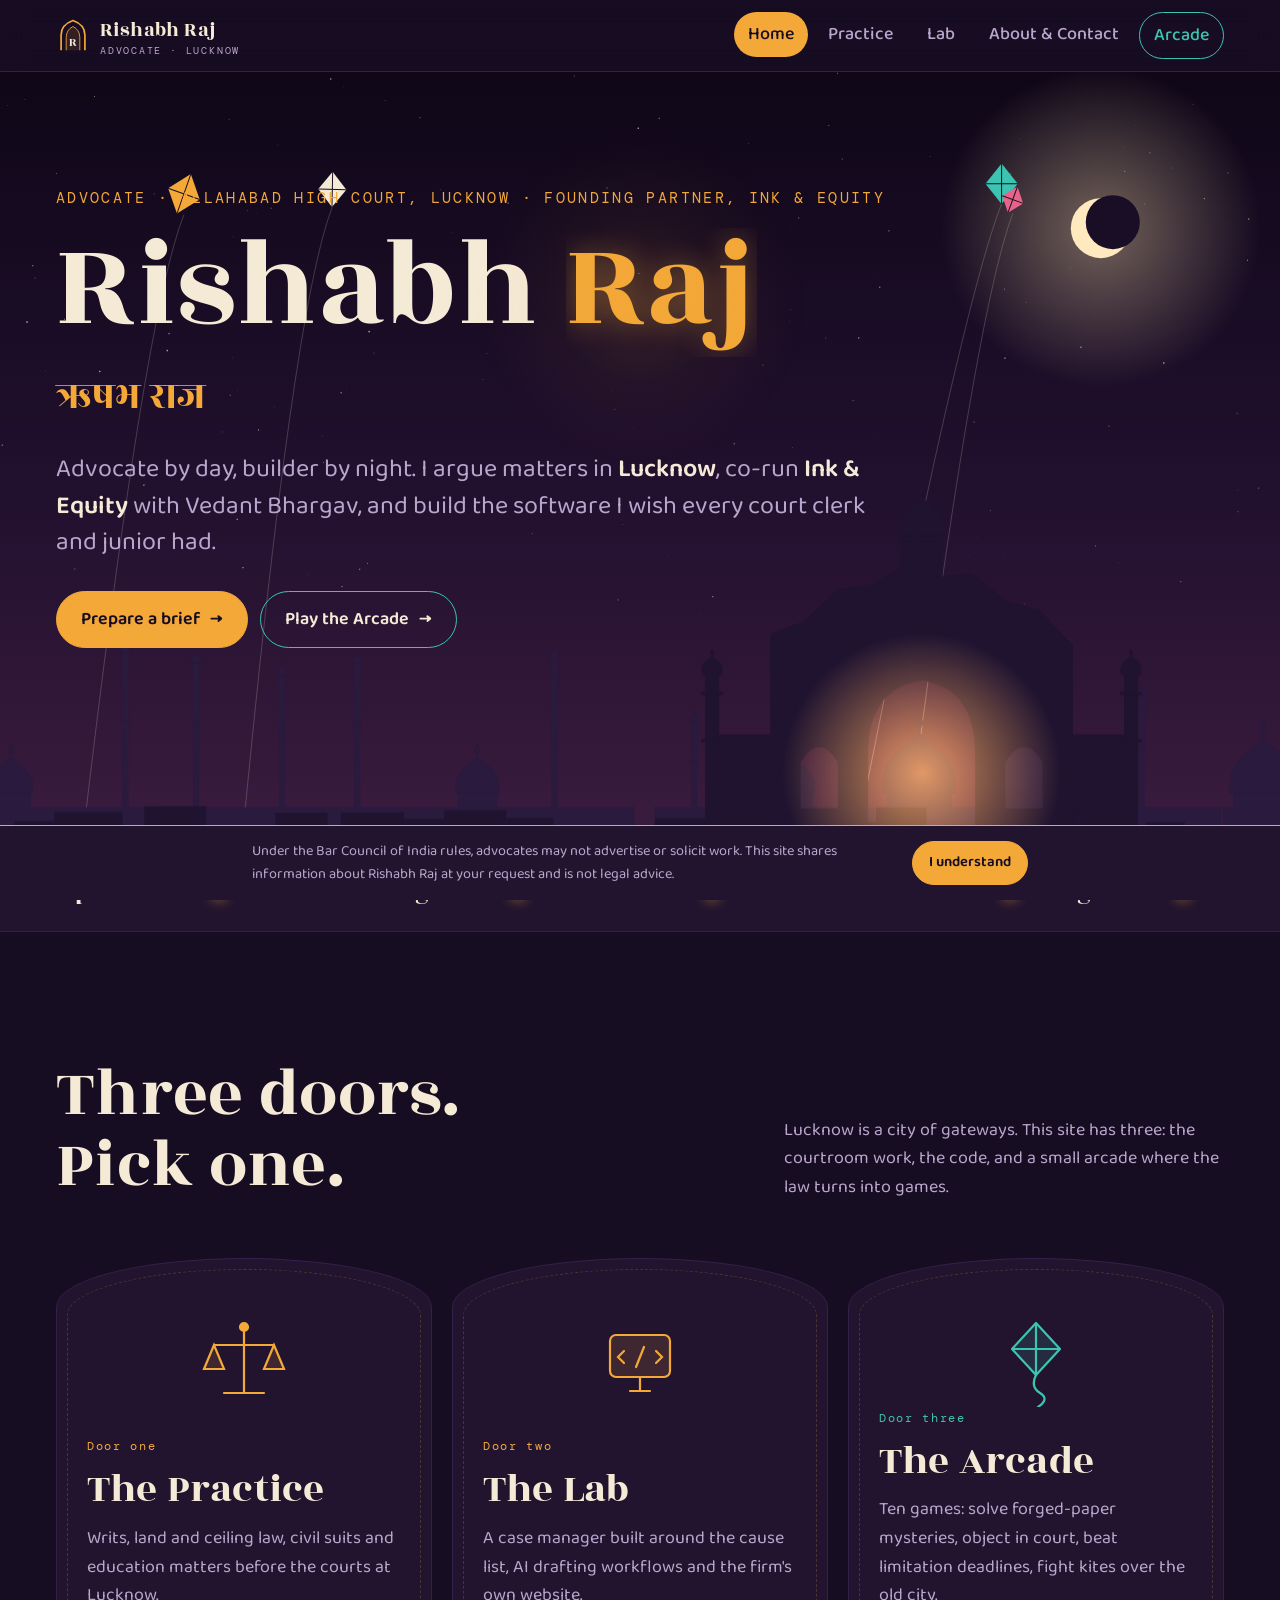
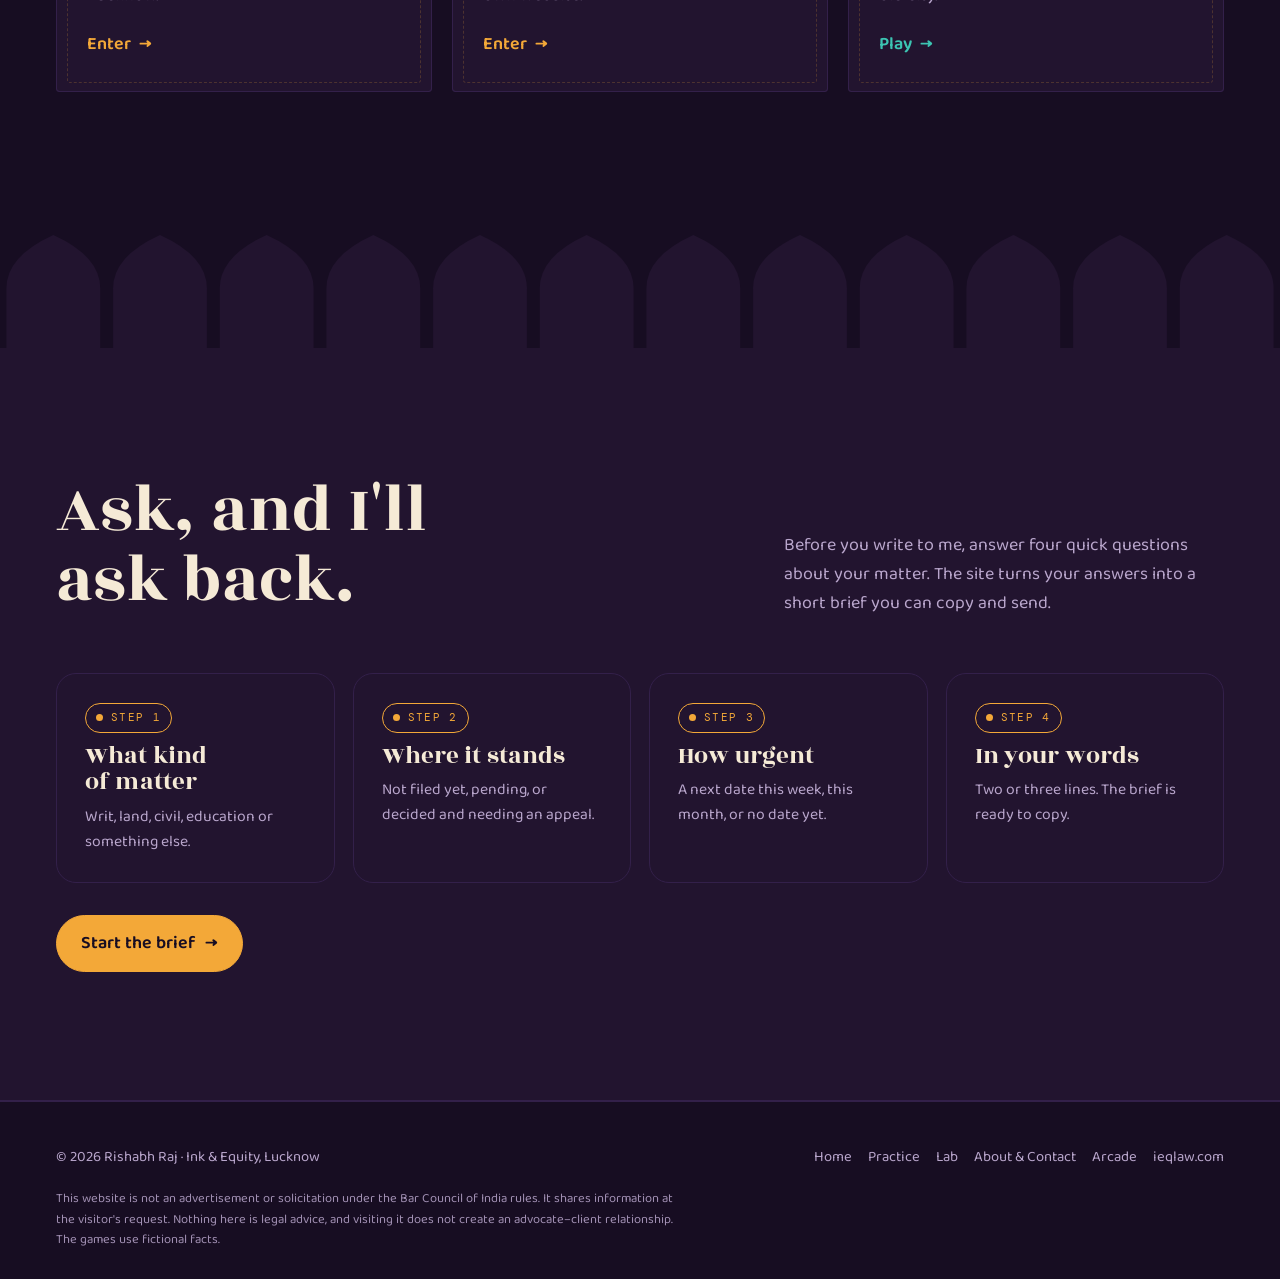
<file: index.html>
<!doctype html>
<html lang="en">
<head>
<meta charset="utf-8">
<meta name="viewport" content="width=device-width, initial-scale=1, viewport-fit=cover">
<title>Rishabh Raj, Advocate</title>
<meta name="claude:viewport-fit-sides" content="cover">
<meta name="description" content="Rishabh Raj, advocate at Lucknow and founding partner of Ink & Equity, who also builds AI tools for legal work.">
<meta name="theme-color" content="#170d22">
<link rel="preconnect" href="https://fonts.googleapis.com">
<link rel="preconnect" href="https://fonts.gstatic.com" crossorigin>
<link rel="stylesheet" href="https://fonts.googleapis.com/css2?family=Baloo+2:wght@400;500;600;700&family=DM+Mono:wght@400;500&family=Rozha+One&display=swap">
<link rel="stylesheet" href="assets/style.css">
</head>
<body>
<a class="sr" href="#main">Skip to content</a>
<header class="nav">
  <div class="wrap">
    <a class="brand" href="index.html"><svg viewBox="0 0 40 40" aria-hidden="true"><path d="M6 38V20Q6 8 20 3Q34 8 34 20V38" fill="none" stroke="#f3a838" stroke-width="2"/><path d="M12 38V23Q12 14 20 10Q28 14 28 23V38" fill="#f3a83822" stroke="#f3a838" stroke-width="1"/><text x="20" y="33" text-anchor="middle" font-family="Rozha One,Georgia,serif" font-size="14" fill="#f5ead6">R</text></svg><span><b>Rishabh Raj</b><small>Advocate · Lucknow</small></span></a>
    <button class="menu-btn" type="button" aria-expanded="false" aria-controls="navlist">Menu</button>
    <ul id="navlist"><li><a href="index.html" aria-current="page">Home</a></li><li><a href="practice.html">Practice</a></li><li><a href="lab.html">Lab</a></li><li><a href="about.html">About &amp; Contact</a></li><li><a href="arcade.html" class="arcade-link">Arcade</a></li></ul>
  </div>
</header>
<main id="main">
<section class="hero">
  <canvas class="sky" data-variant="gate" aria-hidden="true"></canvas>
  <div class="wrap">
    <div class="eyebrow fade-in" style="--d:.1s">Advocate · Allahabad High Court, Lucknow · Founding Partner, Ink &amp; Equity</div>
    <h1 style="margin-top:18px"><span data-split>Rishabh <span class="glow-text">Raj</span></span></h1>
    <p class="deva fade-in" style="--d:1s;font-size:var(--s-2);color:var(--marigold);margin-top:6px" lang="hi">ऋषभ राज</p>
    <p class="lede fade-in" style="--d:1.15s">Advocate by day, builder by night. I argue matters in <b>Lucknow</b>, co-run <b>Ink &amp; Equity</b> with Vedant Bhargav, and build the software I wish every court clerk and junior had.</p>
    <div class="btns fade-in" style="--d:1.35s;margin-top:30px">
      <a class="btn solid magnet" href="about.html#brief">Prepare a brief <span class="ar">→</span></a>
      <a class="btn teal magnet" href="arcade.html">Play the Arcade <span class="ar">→</span></a>
    </div>
  </div>
</section>

<div class="marquee" aria-hidden="true"><div class="track">
  <span>Writ petitions</span><span>Land &amp; ceiling law</span><span>Civil suits</span><span>Education matters</span><span>Legal AI</span><span>Lucknow</span><span>लखनऊ</span><span>Case management</span>
  <span>Writ petitions</span><span>Land &amp; ceiling law</span><span>Civil suits</span><span>Education matters</span><span>Legal AI</span><span>Lucknow</span><span>लखनऊ</span><span>Case management</span>
</div></div>

<section class="band">
  <div class="wrap">
    <div class="head reveal">
      <h2>Three doors. Pick one.</h2>
      <p>Lucknow is a city of gateways. This site has three: the courtroom work, the code, and a small arcade where the law turns into games.</p>
    </div>
    <div class="doors">
      <a class="arch door reveal" href="practice.html">
        <svg class="ico" viewBox="0 0 92 92" aria-hidden="true"><g fill="none" stroke="#f3a838" stroke-width="2.2" stroke-linecap="round"><path d="M46 14V78M26 78H66M16 30H76"/><path d="M16 30L6 54H26Z M76 30L66 54H86Z" fill="#f3a83822"/><circle cx="46" cy="12" r="4" fill="#f3a838"/></g></svg>
        <span class="num">Door one</span><h3>The Practice</h3><p>Writs, land and ceiling law, civil suits and education matters before the courts at Lucknow.</p><span class="go">Enter <span>→</span></span>
      </a>
      <a class="arch door reveal" href="lab.html">
        <svg class="ico" viewBox="0 0 92 92" aria-hidden="true"><g fill="none" stroke="#f3a838" stroke-width="2.2" stroke-linecap="round"><rect x="16" y="20" width="60" height="42" rx="6" fill="#f3a83822"/><path d="M30 36l-6 6 6 6M62 36l6 6-6 6M50 32l-8 20M36 76h20M46 62v14"/></g></svg>
        <span class="num">Door two</span><h3>The Lab</h3><p>A case manager built around the cause list, AI drafting workflows and the firm's own website.</p><span class="go">Enter <span>→</span></span>
      </a>
      <a class="arch door teal-door reveal" href="arcade.html">
        <svg class="ico" viewBox="0 0 92 92" aria-hidden="true"><g fill="none" stroke="#3cc4b2" stroke-width="2.2" stroke-linejoin="round"><path d="M46 8L70 34L46 60L22 34Z" fill="#3cc4b222"/><path d="M46 8V60M22 34H70"/><path d="M46 60q-6 12 4 18t-2 14" stroke-linecap="round"/></g></svg>
        <span class="num">Door three</span><h3>The Arcade</h3><p>Ten games: solve forged-paper mysteries, object in court, beat limitation deadlines, fight kites over the old city.</p><span class="go">Play <span>→</span></span>
      </a>
    </div>
  </div>
</section>

<svg class="arches-divider" data-n="12" aria-hidden="true"></svg>

<section class="band alt" style="border-top:0">
  <div class="wrap">
    <div class="head reveal">
      <h2>Ask, and I'll ask back.</h2>
      <p>Before you write to me, answer four quick questions about your matter. The site turns your answers into a short brief you can copy and send.</p>
    </div>
    <div class="grid">
      <div class="card reveal"><span class="tag dev"><span class="pulse"></span>Step 1</span><h3>What kind of matter</h3><p>Writ, land, civil, education or something else.</p></div>
      <div class="card reveal"><span class="tag dev"><span class="pulse"></span>Step 2</span><h3>Where it stands</h3><p>Not filed yet, pending, or decided and needing an appeal.</p></div>
      <div class="card reveal"><span class="tag dev"><span class="pulse"></span>Step 3</span><h3>How urgent</h3><p>A next date this week, this month, or no date yet.</p></div>
      <div class="card reveal"><span class="tag dev"><span class="pulse"></span>Step 4</span><h3>In your words</h3><p>Two or three lines. The brief is ready to copy.</p></div>
    </div>
    <div class="btns reveal" style="margin-top:32px"><a class="btn solid magnet" href="about.html#brief">Start the brief <span class="ar">→</span></a></div>
  </div>
</section>

</main>
<footer class="foot">
  <div class="wrap">
    <span>© 2026 Rishabh Raj · Ink &amp; Equity, Lucknow</span>
    <nav aria-label="Footer"><a href="index.html">Home</a><a href="practice.html">Practice</a><a href="lab.html">Lab</a><a href="about.html">About &amp; Contact</a><a href="arcade.html">Arcade</a><a href="https://ieqlaw.com" target="_blank" rel="noopener">ieqlaw.com</a></nav>
    <p class="disc">This website is not an advertisement or solicitation under the Bar Council of India rules. It shares information at the visitor's request. Nothing here is legal advice, and visiting it does not create an advocate–client relationship. The games use fictional facts.</p>
  </div>
</footer>
<script src="assets/site.js"></script>

</body>
</html>
</file>
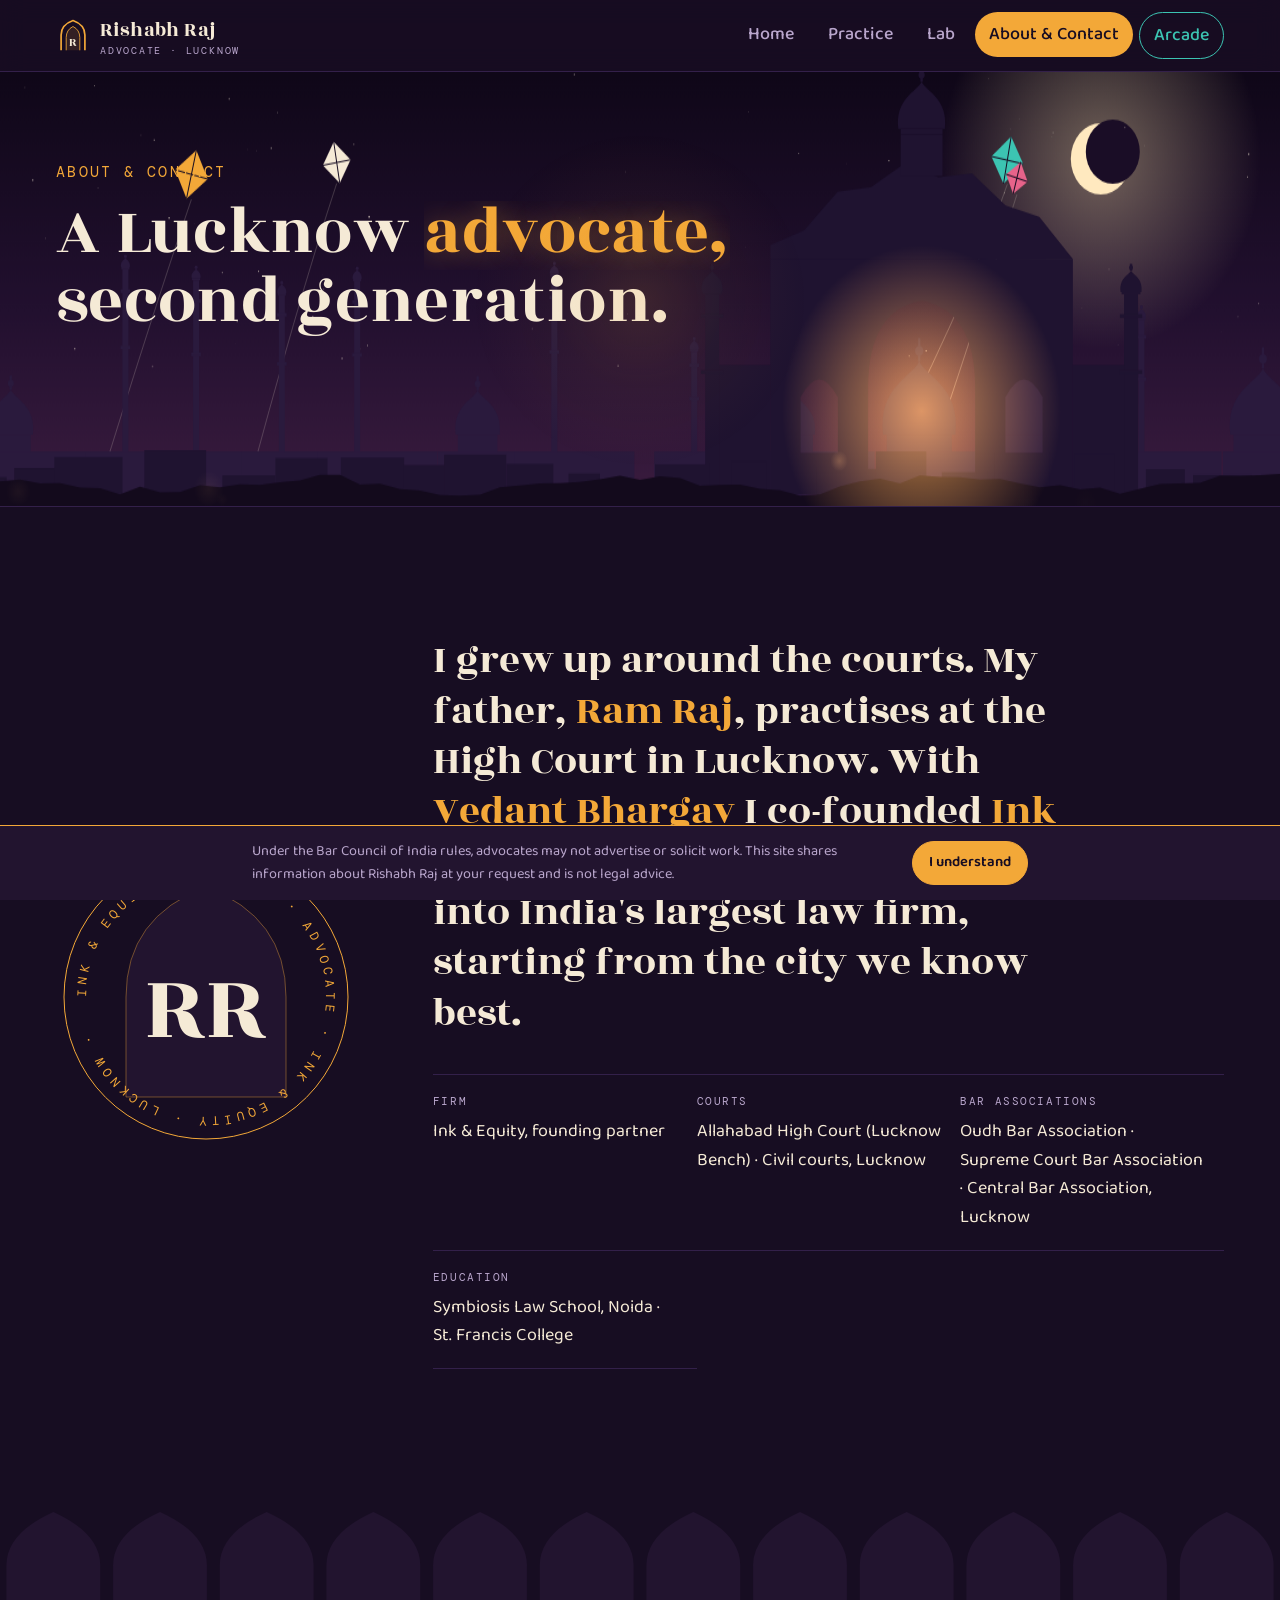
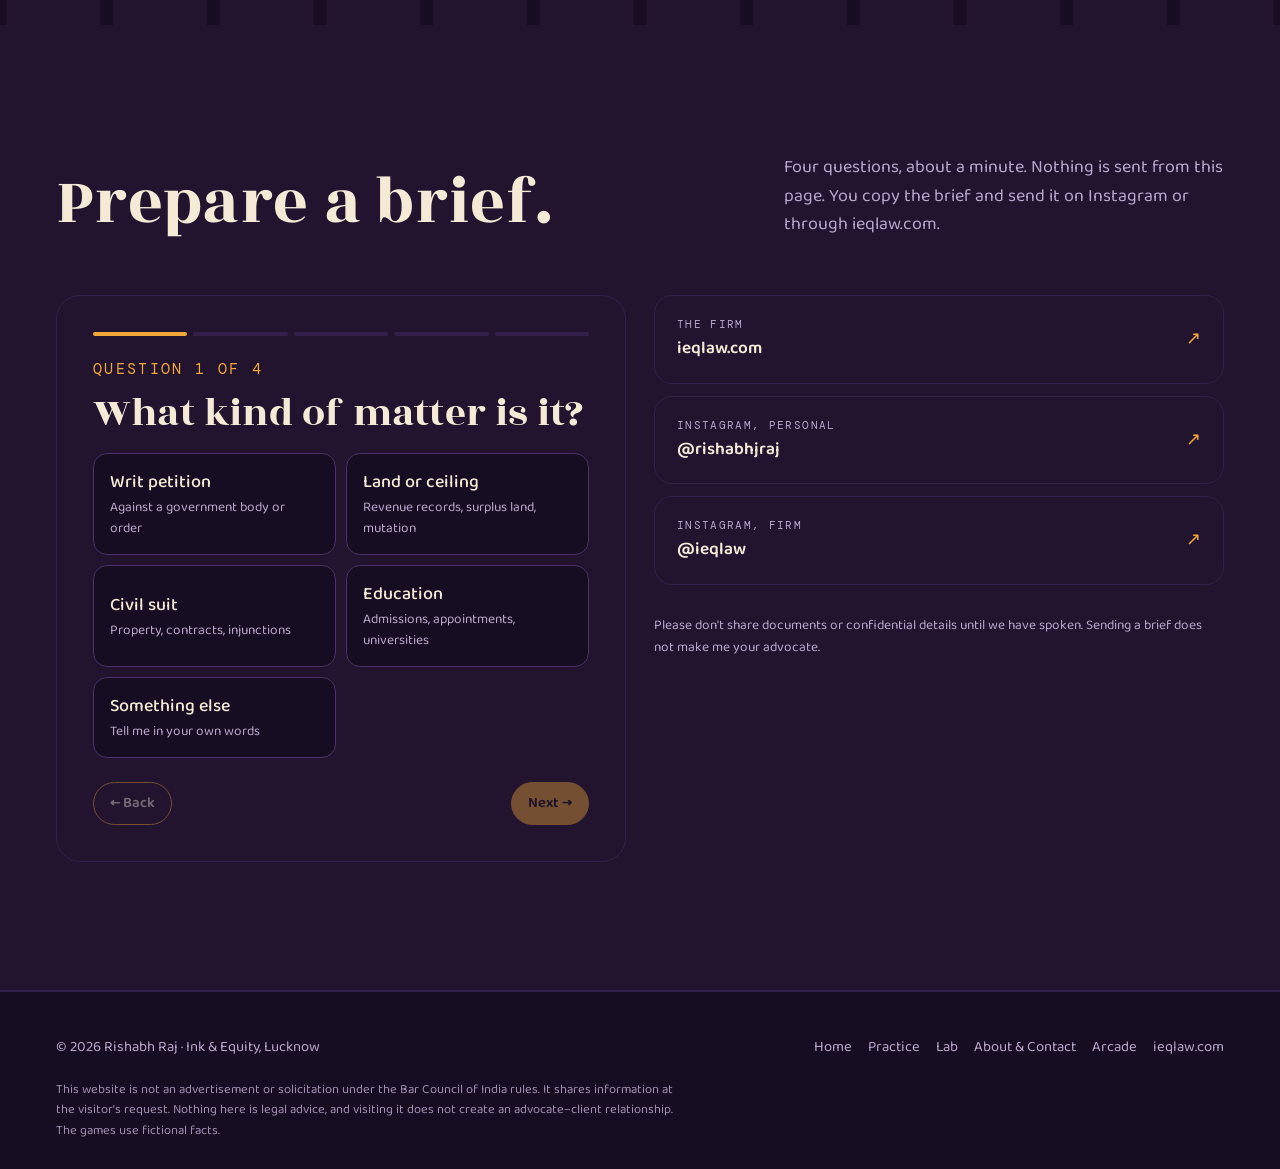
<file: about.html>
<!doctype html>
<html lang="en">
<head>
<meta charset="utf-8">
<meta name="viewport" content="width=device-width, initial-scale=1, viewport-fit=cover">
<title>About & Contact · Rishabh Raj</title>
<meta name="claude:viewport-fit-sides" content="cover">
<meta name="description" content="About Rishabh Raj, his firm Ink & Equity, and a short brief you can prepare before getting in touch.">
<meta name="theme-color" content="#170d22">
<link rel="preconnect" href="https://fonts.googleapis.com">
<link rel="preconnect" href="https://fonts.gstatic.com" crossorigin>
<link rel="stylesheet" href="https://fonts.googleapis.com/css2?family=Baloo+2:wght@400;500;600;700&family=DM+Mono:wght@400;500&family=Rozha+One&display=swap">
<link rel="stylesheet" href="assets/style.css">
</head>
<body>
<a class="sr" href="#main">Skip to content</a>
<header class="nav">
  <div class="wrap">
    <a class="brand" href="index.html"><svg viewBox="0 0 40 40" aria-hidden="true"><path d="M6 38V20Q6 8 20 3Q34 8 34 20V38" fill="none" stroke="#f3a838" stroke-width="2"/><path d="M12 38V23Q12 14 20 10Q28 14 28 23V38" fill="#f3a83822" stroke="#f3a838" stroke-width="1"/><text x="20" y="33" text-anchor="middle" font-family="Rozha One,Georgia,serif" font-size="14" fill="#f5ead6">R</text></svg><span><b>Rishabh Raj</b><small>Advocate · Lucknow</small></span></a>
    <button class="menu-btn" type="button" aria-expanded="false" aria-controls="navlist">Menu</button>
    <ul id="navlist"><li><a href="index.html">Home</a></li><li><a href="practice.html">Practice</a></li><li><a href="lab.html">Lab</a></li><li><a href="about.html" aria-current="page">About &amp; Contact</a></li><li><a href="arcade.html" class="arcade-link">Arcade</a></li></ul>
  </div>
</header>
<main id="main">
<section class="hero short">
  <canvas class="sky" data-variant="gate" aria-hidden="true"></canvas>
  <div class="wrap">
    <div class="eyebrow fade-in" style="--d:.1s">About &amp; Contact</div>
    <h1 style="margin-top:16px"><span data-split>A Lucknow <span class="glow-text">advocate,</span> second generation.</span></h1>
  </div>
</section>

<section class="band">
  <div class="wrap">
    <div class="about">
      <div class="seal reveal" aria-hidden="true">
        <svg viewBox="0 0 300 300">
          <defs><path id="circ" d="M150,150 m-120,0 a120,120 0 1,1 240,0 a120,120 0 1,1 -240,0"/></defs>
          <circle cx="150" cy="150" r="142" fill="none" stroke="#f3a838" stroke-width="1"/>
          <path d="M70 250V150Q70 70 150 40Q230 70 230 150V250Z" fill="#22142f" stroke="#f3a83866"/>
          <g class="ring"><text><textPath href="#circ">Ink &amp; Equity · Lucknow · Advocate · Ink &amp; Equity · Lucknow ·</textPath></text></g>
          <text class="mono" x="150" y="190" text-anchor="middle">RR</text>
        </svg>
      </div>
      <div class="reveal">
        <p class="big-quote">I grew up around the courts. My father, <span class="hi">Ram Raj</span>, practises at the High Court in Lucknow. With <span class="hi">Vedant Bhargav</span> I co-founded <span class="hi">Ink &amp; Equity</span>, and we mean to build it into India's largest law firm, starting from the city we know best.</p>
        <dl class="facts">
          <div><dt>Firm</dt><dd>Ink &amp; Equity, founding partner</dd></div>
          <div><dt>Courts</dt><dd>Allahabad High Court (Lucknow Bench) · Civil courts, Lucknow</dd></div>
          <div><dt>Bar associations</dt><dd>Oudh Bar Association · Supreme Court Bar Association · Central Bar Association, Lucknow</dd></div>
          <div><dt>Education</dt><dd>Symbiosis Law School, Noida · St. Francis College</dd></div>
        </dl>
      </div>
    </div>
  </div>
</section>

<svg class="arches-divider" data-n="12" aria-hidden="true"></svg>

<section class="band alt" id="brief" style="border-top:0">
  <div class="wrap">
    <div class="head reveal">
      <h2>Prepare a brief.</h2>
      <p>Four questions, about a minute. Nothing is sent from this page. You copy the brief and send it on Instagram or through ieqlaw.com.</p>
    </div>
    <div class="intake">
      <div class="qbox" id="qbox">
        <div class="qprog" aria-hidden="true"><i class="on"></i><i></i><i></i><i></i><i></i></div>
        <div id="qstage"></div>
      </div>
      <div class="links reveal">
        <a class="link" href="https://ieqlaw.com" target="_blank" rel="noopener"><div><small>The firm</small><strong>ieqlaw.com</strong></div><span class="ar">↗</span></a>
        <a class="link" href="https://instagram.com/rishabhjraj" target="_blank" rel="noopener"><div><small>Instagram, personal</small><strong>@rishabhjraj</strong></div><span class="ar">↗</span></a>
        <a class="link" href="https://instagram.com/ieqlaw" target="_blank" rel="noopener"><div><small>Instagram, firm</small><strong>@ieqlaw</strong></div><span class="ar">↗</span></a>
        <p class="fineprint">Please don't share documents or confidential details until we have spoken. Sending a brief does not make me your advocate.</p>
      </div>
    </div>
  </div>
</section>

</main>
<footer class="foot">
  <div class="wrap">
    <span>© 2026 Rishabh Raj · Ink &amp; Equity, Lucknow</span>
    <nav aria-label="Footer"><a href="index.html">Home</a><a href="practice.html">Practice</a><a href="lab.html">Lab</a><a href="about.html">About &amp; Contact</a><a href="arcade.html">Arcade</a><a href="https://ieqlaw.com" target="_blank" rel="noopener">ieqlaw.com</a></nav>
    <p class="disc">This website is not an advertisement or solicitation under the Bar Council of India rules. It shares information at the visitor's request. Nothing here is legal advice, and visiting it does not create an advocate–client relationship. The games use fictional facts.</p>
  </div>
</footer>
<script src="assets/site.js"></script>

<script>
(function(){
  const Q=[
    {k:'type',q:'What kind of matter is it?',o:[['Writ petition','Against a government body or order'],['Land or ceiling','Revenue records, surplus land, mutation'],['Civil suit','Property, contracts, injunctions'],['Education','Admissions, appointments, universities'],['Something else','Tell me in your own words']]},
    {k:'stage',q:'Where does it stand?',o:[['Not filed yet','Thinking about going to court'],['Pending','Already in court, need an advocate'],['Decided','Need an appeal or review'],['Not sure','Help me work it out']]},
    {k:'urgency',q:'How soon is the next date?',o:[['This week','Urgent'],['This month','Soon'],['No date yet','Time to plan'],['Deadline to file','A limitation period is running']]},
    {k:'note',q:'In two or three lines, what happened?',text:true}
  ];
  const ans={}; let step=0;
  const stage=document.getElementById('qstage'), bars=[...document.querySelectorAll('.qprog i')];
  function render(){
    bars.forEach((b,i)=>b.classList.toggle('on',i<=step));
    if(step>=Q.length) return done();
    const s=Q[step]; let h=`<div class="qstep"><div class="eyebrow">Question ${step+1} of ${Q.length}</div><h3 style="margin-top:10px">${s.q}</h3>`;
    if(s.text){h+=`<div class="field"><label for="qnote">Your summary</label><textarea id="qnote" rows="4" maxlength="500" placeholder="For example: the tehsil changed the mutation entry without notice to us.">${ans.note||''}</textarea></div>`;}
    else{h+='<div class="opts">'+s.o.map(([a,b])=>`<button type="button" class="opt" aria-pressed="${ans[s.k]===a}" data-v="${a}">${a}<small>${b}</small></button>`).join('')+'</div>';}
    h+=`<div class="qnav"><button type="button" class="btn small" id="back" ${step?'':'disabled'}>← Back</button><button type="button" class="btn small solid" id="next" ${s.text||ans[s.k]?'':'disabled'}>${step===Q.length-1?'Make my brief':'Next'} →</button></div></div>`;
    stage.innerHTML=h;
    stage.querySelectorAll('.opt').forEach(b=>b.addEventListener('click',()=>{ans[s.k]=b.dataset.v;stage.querySelectorAll('.opt').forEach(x=>x.setAttribute('aria-pressed',x===b));const n=document.getElementById('next');n.disabled=false;n.classList.add('pop');setTimeout(()=>{step++;render();},380);}));
    const ta=document.getElementById('qnote'); if(ta) ta.addEventListener('input',()=>ans.note=ta.value);
    document.getElementById('back').onclick=()=>{step--;render();};
    document.getElementById('next').onclick=()=>{step++;render();};
  }
  function done(){
    const text=`Brief for Rishabh Raj, Advocate\n\nMatter: ${ans.type}\nStage: ${ans.stage}\nNext date: ${ans.urgency}\n\nWhat happened:\n${(ans.note||'').trim()||'(to discuss)'}`;
    stage.innerHTML=`<div class="qstep"><div class="eyebrow">Your brief is ready</div><h3 style="margin-top:10px">Copy it and send it my way.</h3><pre class="summary" id="sum" tabindex="0">${text.replace(/[&<>]/g,c=>({'&':'&amp;','<':'&lt;','>':'&gt;'}[c]))}</pre><div class="qnav"><button type="button" class="btn small" id="restart">Start over</button><button type="button" class="btn small solid" id="copy">Copy brief</button></div><p class="fineprint" id="copymsg" aria-live="polite"></p></div>`;
    RR.confetti(document.getElementById('qbox'));
    document.getElementById('restart').onclick=()=>{for(const k in ans) delete ans[k]; step=0; render();};
    document.getElementById('copy').onclick=()=>{const msg=document.getElementById('copymsg');
      navigator.clipboard.writeText(text).then(()=>{msg.textContent='Copied. Paste it into a message on Instagram or the contact form at ieqlaw.com.';}).catch(()=>{const r=document.createRange();r.selectNodeContents(document.getElementById('sum'));const sel=getSelection();sel.removeAllRanges();sel.addRange(r);msg.textContent='Copying was blocked here. The brief is selected, so press Ctrl+C or ⌘C.';});};
  }
  render();
})();
</script>

</body>
</html>
</file>
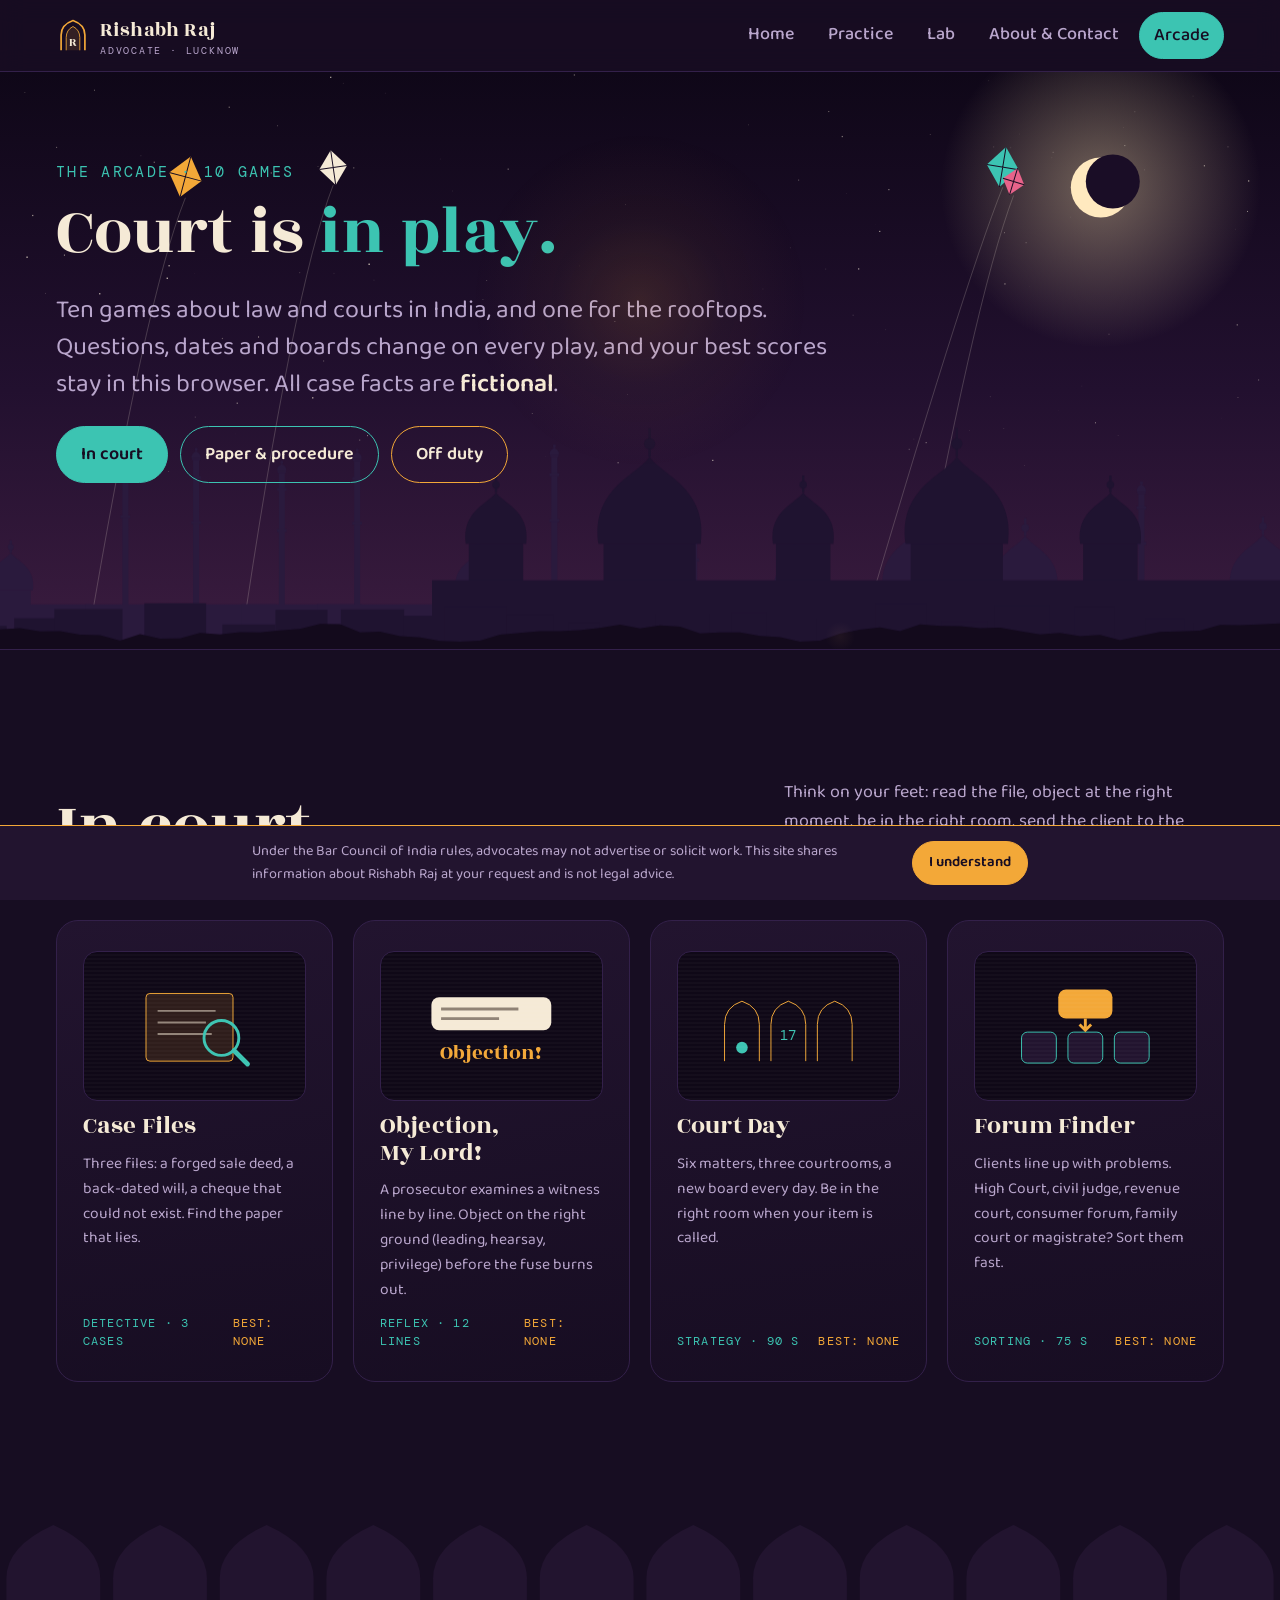
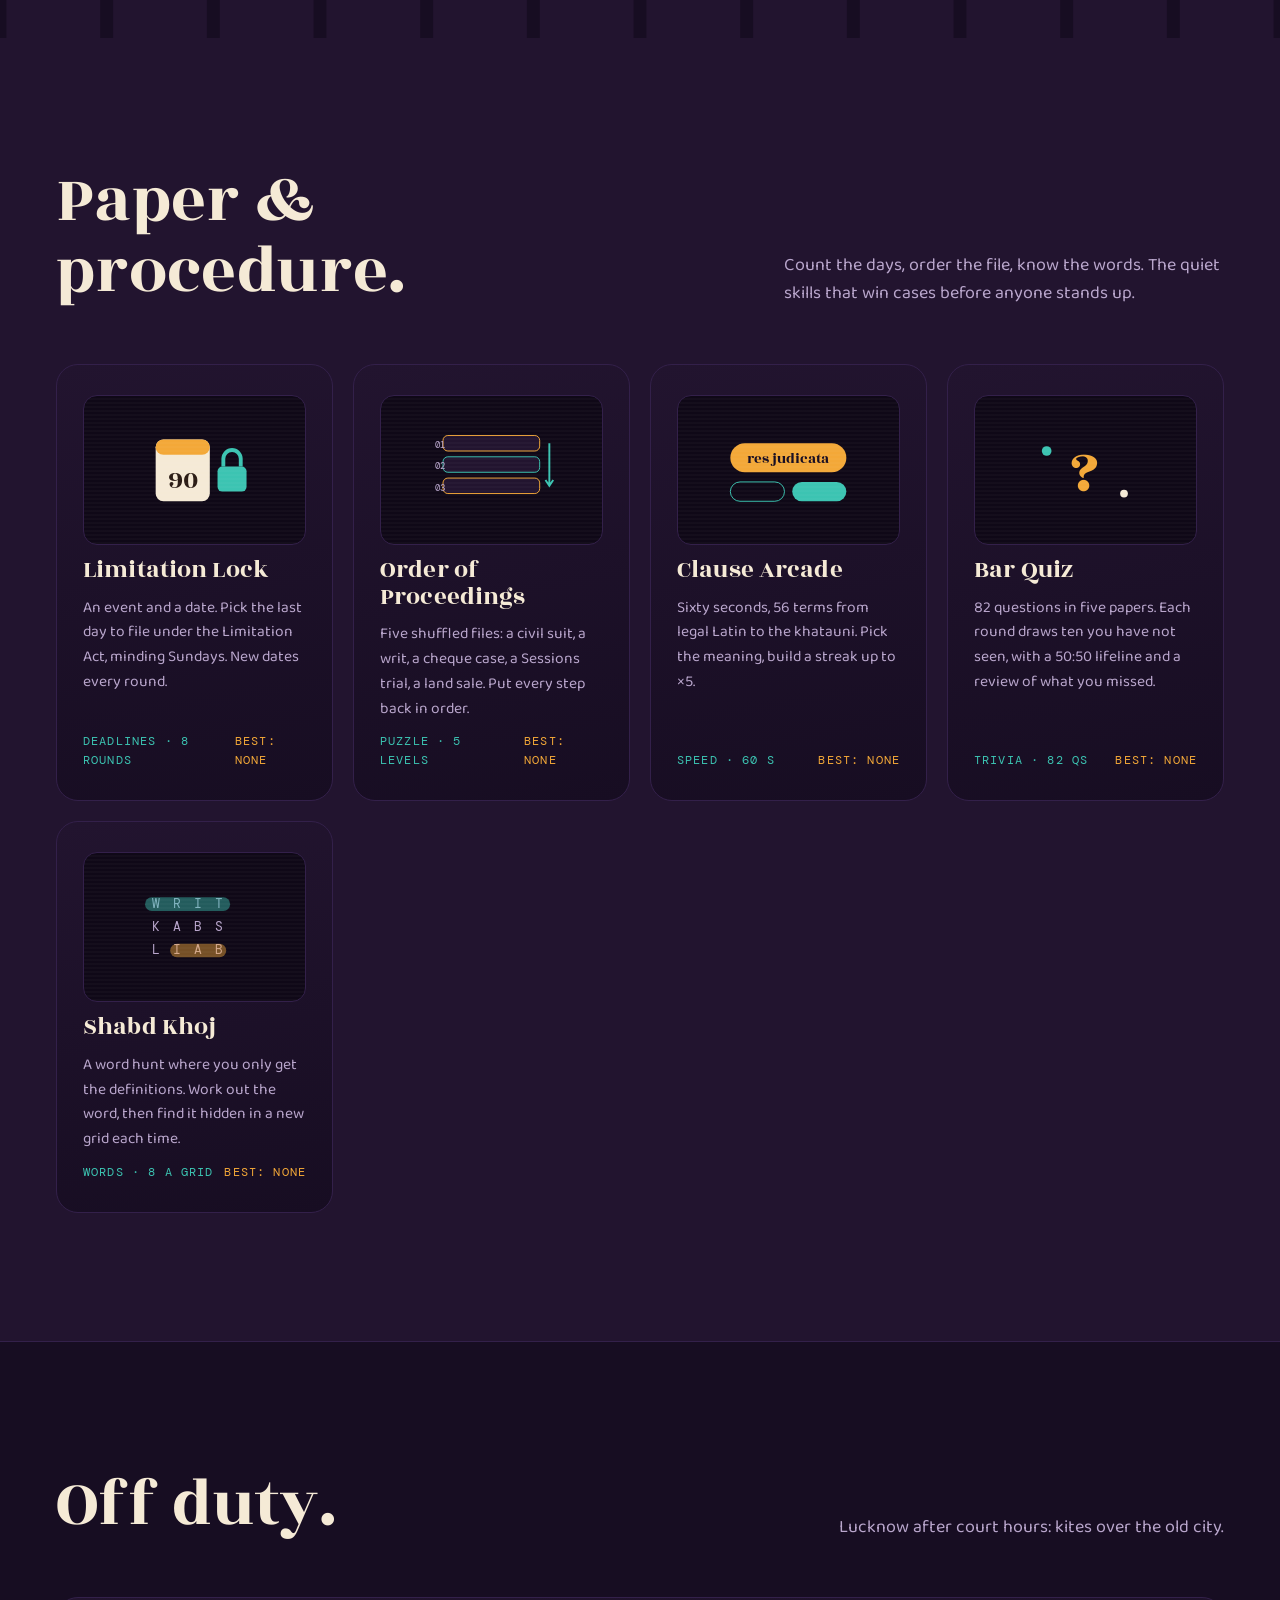
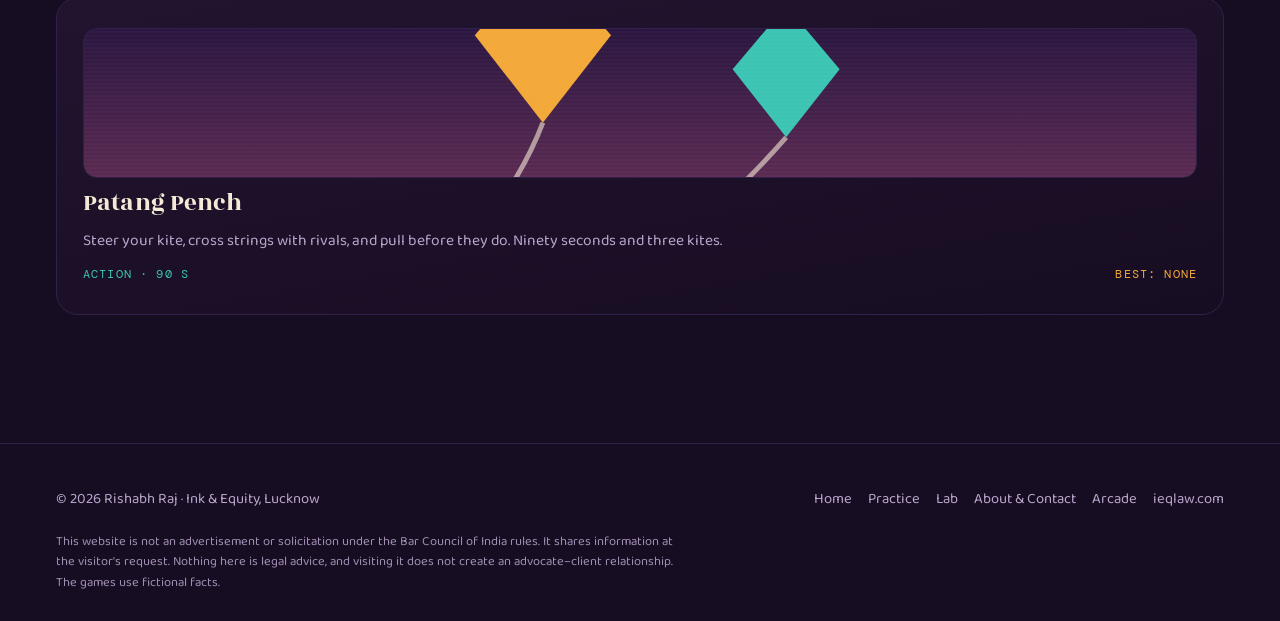
<file: arcade.html>
<!doctype html>
<html lang="en">
<head>
<meta charset="utf-8">
<meta name="viewport" content="width=device-width, initial-scale=1, viewport-fit=cover">
<title>The Arcade · Rishabh Raj</title>
<meta name="claude:viewport-fit-sides" content="cover">
<meta name="description" content="Four small games about law and courts in India.">
<meta name="theme-color" content="#170d22">
<link rel="preconnect" href="https://fonts.googleapis.com">
<link rel="preconnect" href="https://fonts.gstatic.com" crossorigin>
<link rel="stylesheet" href="https://fonts.googleapis.com/css2?family=Baloo+2:wght@400;500;600;700&family=DM+Mono:wght@400;500&family=Rozha+One&display=swap">
<link rel="stylesheet" href="assets/style.css">
</head>
<body>
<a class="sr" href="#main">Skip to content</a>
<header class="nav">
  <div class="wrap">
    <a class="brand" href="index.html"><svg viewBox="0 0 40 40" aria-hidden="true"><path d="M6 38V20Q6 8 20 3Q34 8 34 20V38" fill="none" stroke="#f3a838" stroke-width="2"/><path d="M12 38V23Q12 14 20 10Q28 14 28 23V38" fill="#f3a83822" stroke="#f3a838" stroke-width="1"/><text x="20" y="33" text-anchor="middle" font-family="Rozha One,Georgia,serif" font-size="14" fill="#f5ead6">R</text></svg><span><b>Rishabh Raj</b><small>Advocate · Lucknow</small></span></a>
    <button class="menu-btn" type="button" aria-expanded="false" aria-controls="navlist">Menu</button>
    <ul id="navlist"><li><a href="index.html">Home</a></li><li><a href="practice.html">Practice</a></li><li><a href="lab.html">Lab</a></li><li><a href="about.html">About &amp; Contact</a></li><li><a href="arcade.html" class="arcade-link" aria-current="page">Arcade</a></li></ul>
  </div>
</header>
<main id="main">
<section class="hero short">
  <canvas class="sky" data-variant="rooftops" aria-hidden="true"></canvas>
  <div class="wrap">
    <div class="eyebrow fade-in" style="--d:.1s;color:var(--teal)">The Arcade · 10 games</div>
    <h1 style="margin-top:16px"><span data-split>Court is <span class="teal">in play.</span></span></h1>
    <p class="lede fade-in" style="--d:.9s">Ten games about law and courts in India, and one for the rooftops. Questions, dates and boards change on every play, and your best scores stay in this browser. All case facts are <b>fictional</b>.</p>
    <div class="btns fade-in" style="--d:1.1s;margin-top:24px"><a class="btn teal solid magnet" href="#court">In court</a><a class="btn teal magnet" href="#paper">Paper &amp; procedure</a><a class="btn magnet" href="#roof">Off duty</a></div>
  </div>
</section>

<section class="band" id="court">
  <div class="wrap">
    <div class="head reveal"><h2>In court.</h2><p>Think on your feet: read the file, object at the right moment, be in the right room, send the client to the right door.</p></div>
    <div class="cabinets">
      <a class="cab tilt reveal" href="games/case-file.html">
        <div class="screen"><svg viewBox="0 0 160 100" aria-hidden="true"><rect x="30" y="16" width="90" height="70" rx="4" fill="#f3a83822" stroke="#f3a838"/><path d="M42 34h60M42 46h50M42 58h56" stroke="#f5ead6" stroke-width="2" opacity=".5"/><circle cx="108" cy="62" r="18" fill="none" stroke="#3cc4b2" stroke-width="3"/><path d="M121 75l14 14" stroke="#3cc4b2" stroke-width="5" stroke-linecap="round"/></svg></div>
        <h3>Case Files</h3><p>Three files: a forged sale deed, a back-dated will, a cheque that could not exist. Find the paper that lies.</p>
        <div class="meta"><span>Detective · 3 cases</span><span class="best" data-best="case">Best: none</span></div>
      </a>
      <a class="cab tilt reveal" href="games/objection.html">
        <div class="screen"><svg viewBox="0 0 160 100" aria-hidden="true"><rect x="18" y="20" width="124" height="34" rx="8" fill="#f5ead6"/><path d="M28 32h80M28 42h60" stroke="#2a1b14" stroke-width="3" opacity=".5"/><text x="80" y="84" text-anchor="middle" font-family="Rozha One,serif" font-size="22" fill="#f3a838">Objection!</text></svg></div>
        <h3>Objection, My Lord!</h3><p>A prosecutor examines a witness line by line. Object on the right ground (leading, hearsay, privilege) before the fuse burns out.</p>
        <div class="meta"><span>Reflex · 12 lines</span><span class="best" data-best="objection">Best: none</span></div>
      </a>
      <a class="cab tilt reveal" href="games/court-day.html">
        <div class="screen"><svg viewBox="0 0 160 100" aria-hidden="true"><g fill="none" stroke="#f3a838"><path d="M14 86V48Q14 30 32 24Q50 30 50 48V86"/><path d="M62 86V48Q62 30 80 24Q98 30 98 48V86"/><path d="M110 86V48Q110 30 128 24Q146 30 146 48V86"/></g><text x="80" y="64" text-anchor="middle" font-family="DM Mono,monospace" font-size="14" fill="#3cc4b2">17</text><circle cx="32" cy="72" r="6" fill="#3cc4b2"/></svg></div>
        <h3>Court Day</h3><p>Six matters, three courtrooms, a new board every day. Be in the right room when your item is called.</p>
        <div class="meta"><span>Strategy · 90 s</span><span class="best" data-best="court">Best: none</span></div>
      </a>
      <a class="cab tilt reveal" href="games/forum-finder.html">
        <div class="screen"><svg viewBox="0 0 160 100" aria-hidden="true"><g fill="#22142f" stroke="#3cc4b2"><rect x="14" y="56" width="36" height="32" rx="6"/><rect x="62" y="56" width="36" height="32" rx="6"/><rect x="110" y="56" width="36" height="32" rx="6"/></g><rect x="52" y="12" width="56" height="30" rx="8" fill="#f3a838"/><path d="M80 42v10" stroke="#f3a838" stroke-width="3"/><path d="M74 48l6 6 6-6" fill="none" stroke="#f3a838" stroke-width="3"/></svg></div>
        <h3>Forum Finder</h3><p>Clients line up with problems. High Court, civil judge, revenue court, consumer forum, family court or magistrate? Sort them fast.</p>
        <div class="meta"><span>Sorting · 75 s</span><span class="best" data-best="forum">Best: none</span></div>
      </a>
    </div>
  </div>
</section>

<svg class="arches-divider" data-n="12" aria-hidden="true"></svg>

<section class="band alt" id="paper" style="border-top:0">
  <div class="wrap">
    <div class="head reveal"><h2>Paper &amp; procedure.</h2><p>Count the days, order the file, know the words. The quiet skills that win cases before anyone stands up.</p></div>
    <div class="cabinets">
      <a class="cab tilt reveal" href="games/limitation-lock.html">
        <div class="screen"><svg viewBox="0 0 160 100" aria-hidden="true"><rect x="40" y="18" width="56" height="64" rx="8" fill="#f5ead6"/><rect x="40" y="18" width="56" height="16" rx="8" fill="#f3a838"/><text x="68" y="68" text-anchor="middle" font-family="Rozha One,serif" font-size="28" fill="#2a1b14">90</text><rect x="104" y="46" width="30" height="26" rx="5" fill="#3cc4b2"/><path d="M110 46v-8a9 9 0 0 1 18 0v8" fill="none" stroke="#3cc4b2" stroke-width="4"/></svg></div>
        <h3>Limitation Lock</h3><p>An event and a date. Pick the last day to file under the Limitation Act, minding Sundays. New dates every round.</p>
        <div class="meta"><span>Deadlines · 8 rounds</span><span class="best" data-best="limit">Best: none</span></div>
      </a>
      <a class="cab tilt reveal" href="games/order-of-proceedings.html">
        <div class="screen"><svg viewBox="0 0 160 100" aria-hidden="true"><g fill="#22142f" stroke="#f3a838"><rect x="30" y="14" width="100" height="16" rx="5"/><rect x="30" y="36" width="100" height="16" rx="5" stroke="#3cc4b2"/><rect x="30" y="58" width="100" height="16" rx="5"/></g><text x="22" y="27" font-family="DM Mono" font-size="9" fill="#b9a6cc">01</text><text x="22" y="49" font-family="DM Mono" font-size="9" fill="#b9a6cc">02</text><text x="22" y="71" font-family="DM Mono" font-size="9" fill="#b9a6cc">03</text><path d="M140 22v44M136 60l4 6 4-6" stroke="#3cc4b2" stroke-width="2" fill="none"/></svg></div>
        <h3>Order of Proceedings</h3><p>Five shuffled files: a civil suit, a writ, a cheque case, a Sessions trial, a land sale. Put every step back in order.</p>
        <div class="meta"><span>Puzzle · 5 levels</span><span class="best" data-best="order">Best: none</span></div>
      </a>
      <a class="cab tilt reveal" href="games/clause-arcade.html">
        <div class="screen"><svg viewBox="0 0 160 100" aria-hidden="true"><rect x="20" y="22" width="120" height="30" rx="15" fill="#f3a838"/><text x="80" y="42" text-anchor="middle" font-family="Rozha One,serif" font-size="15" fill="#170d22">res judicata</text><rect x="20" y="62" width="56" height="20" rx="10" fill="none" stroke="#3cc4b2"/><rect x="84" y="62" width="56" height="20" rx="10" fill="#3cc4b2"/></svg></div>
        <h3>Clause Arcade</h3><p>Sixty seconds, 56 terms from legal Latin to the khatauni. Pick the meaning, build a streak up to ×5.</p>
        <div class="meta"><span>Speed · 60 s</span><span class="best" data-best="clause">Best: none</span></div>
      </a>
      <a class="cab tilt reveal" href="games/quiz.html">
        <div class="screen"><svg viewBox="0 0 160 100" aria-hidden="true"><text x="80" y="70" text-anchor="middle" font-family="Rozha One,serif" font-size="64" fill="#f3a838">?</text><circle cx="40" cy="30" r="5" fill="#3cc4b2"/><circle cx="120" cy="74" r="4" fill="#f5ead6"/></svg></div>
        <h3>Bar Quiz</h3><p>82 questions in five papers. Each round draws ten you have not seen, with a 50:50 lifeline and a review of what you missed.</p>
        <div class="meta"><span>Trivia · 82 Qs</span><span class="best" data-best="quiz">Best: none</span></div>
      </a>
      <a class="cab tilt reveal" href="games/shabd-khoj.html">
        <div class="screen"><svg viewBox="0 0 160 100" aria-hidden="true"><g font-family="DM Mono,monospace" font-size="13" fill="#b9a6cc" text-anchor="middle"><text x="40" y="30">W</text><text x="62" y="30">R</text><text x="84" y="30">I</text><text x="106" y="30">T</text><text x="40" y="54">K</text><text x="62" y="54">A</text><text x="84" y="54">B</text><text x="106" y="54">S</text><text x="40" y="78">L</text><text x="62" y="78">I</text><text x="84" y="78">A</text><text x="106" y="78">B</text></g><line x1="36" y1="26" x2="110" y2="26" stroke="#3cc4b2" stroke-opacity=".45" stroke-width="14" stroke-linecap="round"/><line x1="106" y1="74" x2="62" y2="74" stroke="#f3a838" stroke-opacity=".45" stroke-width="14" stroke-linecap="round"/></svg></div>
        <h3>Shabd Khoj</h3><p>A word hunt where you only get the definitions. Work out the word, then find it hidden in a new grid each time.</p>
        <div class="meta"><span>Words · 8 a grid</span><span class="best" data-best="shabd">Best: none</span></div>
      </a>
    </div>
  </div>
</section>

<section class="band" id="roof">
  <div class="wrap">
    <div class="head reveal"><h2>Off duty.</h2><p>Lucknow after court hours: kites over the old city.</p></div>
    <div class="cabinets">
      <a class="cab tilt reveal" href="games/patang-pench.html">
        <div class="screen" style="background:linear-gradient(#2a1640,#5a2a52)"><svg viewBox="0 0 160 100" aria-hidden="true"><path d="M60 20l14 16-14 18-14-18z" fill="#f3a838"/><path d="M110 30l11 13-11 14-11-14z" fill="#3cc4b2"/><path d="M60 54Q50 80 20 98M110 57Q90 80 60 98" stroke="#f5ead6" stroke-opacity=".6" fill="none"/><circle cx="74" cy="78" r="6" fill="none" stroke="#ff6f7d" stroke-width="2"/></svg></div>
        <h3>Patang Pench</h3><p>Steer your kite, cross strings with rivals, and pull before they do. Ninety seconds and three kites.</p>
        <div class="meta"><span>Action · 90 s</span><span class="best" data-best="patang">Best: none</span></div>
      </a>
    </div>
  </div>
</section>

</main>
<footer class="foot">
  <div class="wrap">
    <span>© 2026 Rishabh Raj · Ink &amp; Equity, Lucknow</span>
    <nav aria-label="Footer"><a href="index.html">Home</a><a href="practice.html">Practice</a><a href="lab.html">Lab</a><a href="about.html">About &amp; Contact</a><a href="arcade.html">Arcade</a><a href="https://ieqlaw.com" target="_blank" rel="noopener">ieqlaw.com</a></nav>
    <p class="disc">This website is not an advertisement or solicitation under the Bar Council of India rules. It shares information at the visitor's request. Nothing here is legal advice, and visiting it does not create an advocate–client relationship. The games use fictional facts.</p>
  </div>
</footer>
<script src="assets/site.js"></script>

<script>
document.querySelectorAll('[data-best]').forEach(el=>{const b=RR.store.get('best:'+el.dataset.best,null);if(b!=null)el.textContent='Best: '+b;});
</script>

</body>
</html>
</file>
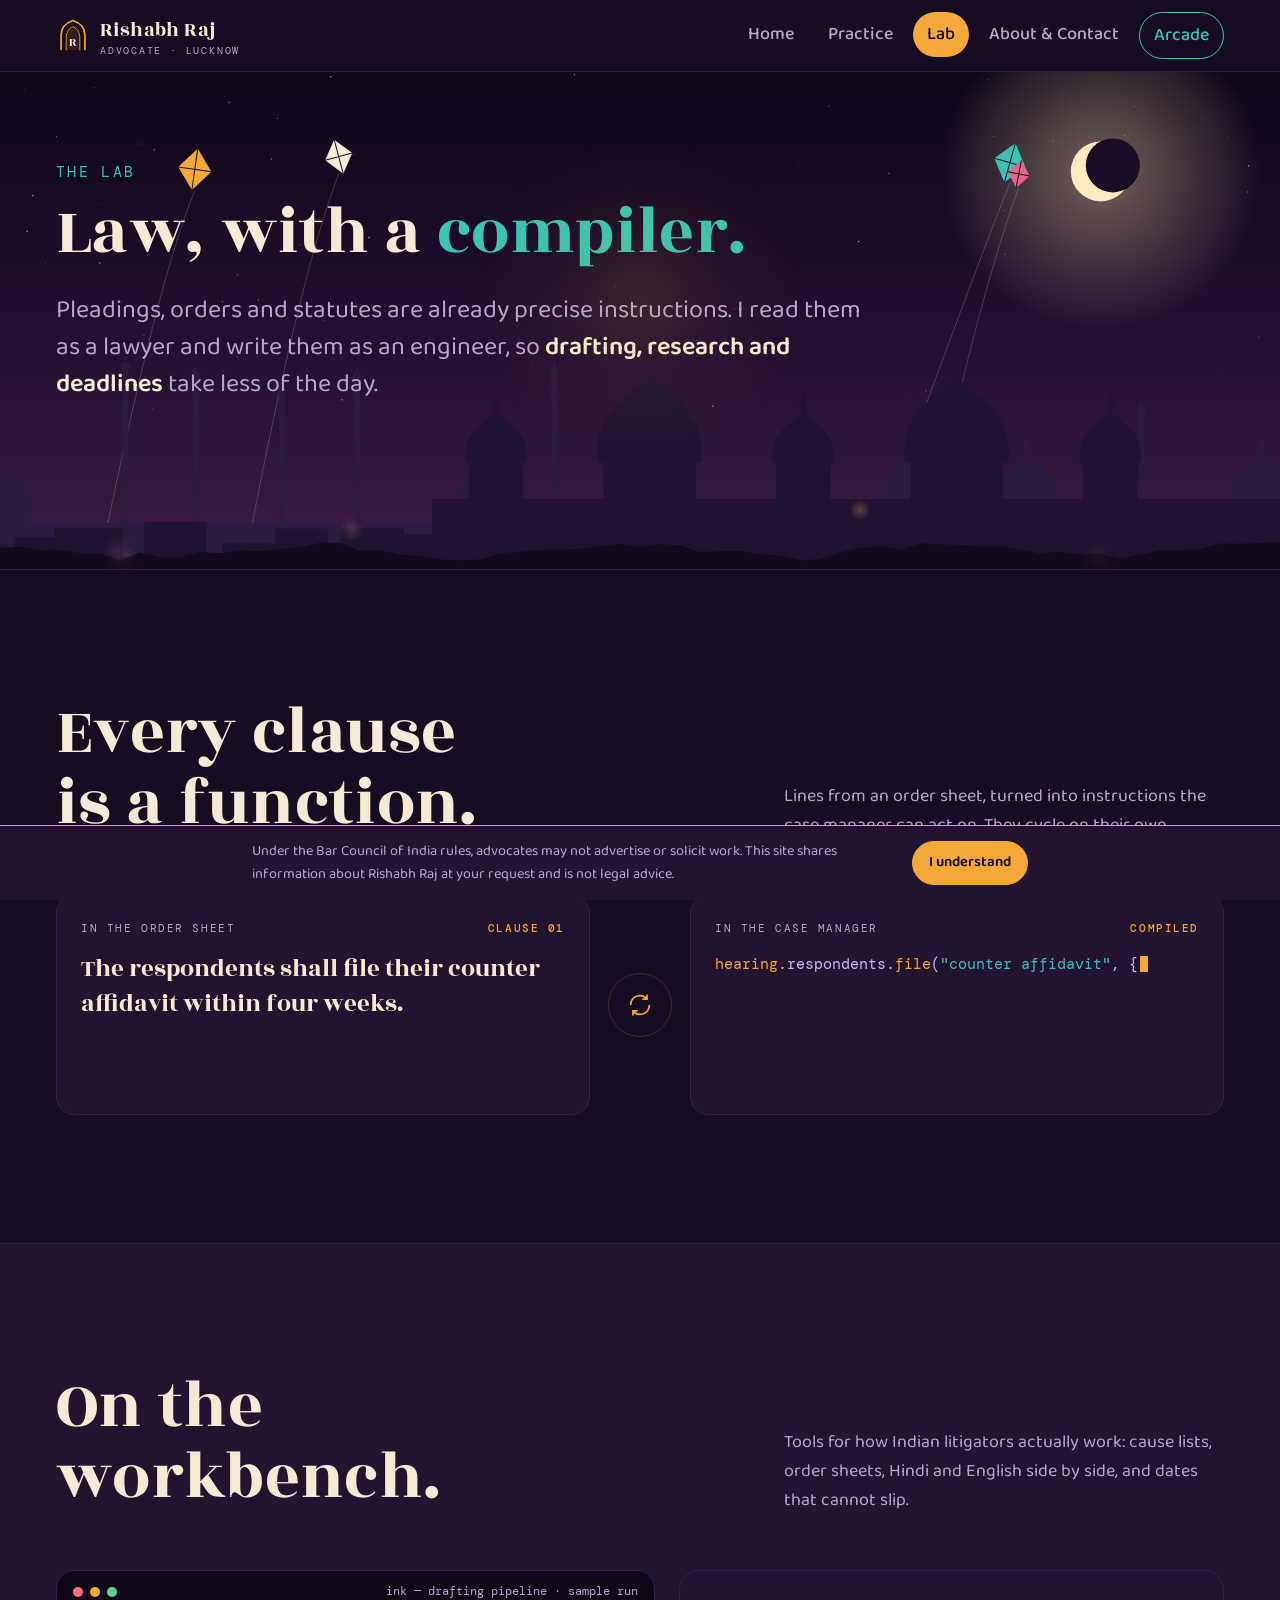
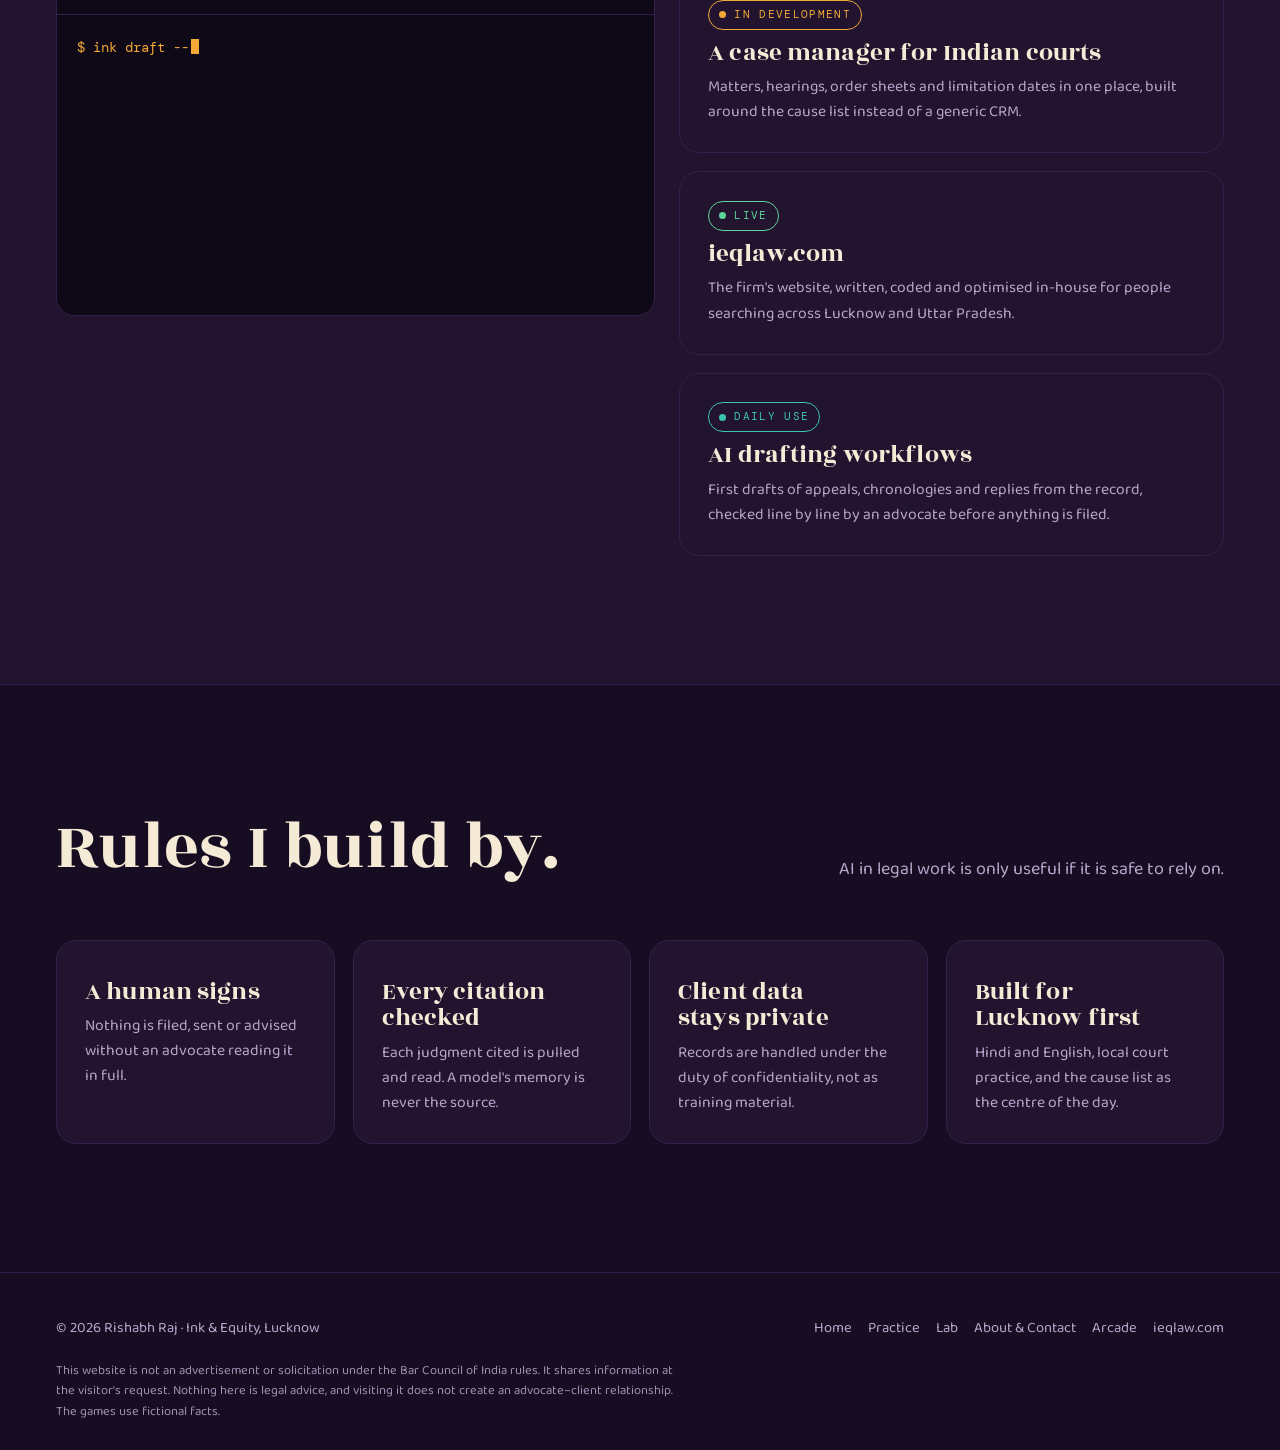
<file: lab.html>
<!doctype html>
<html lang="en">
<head>
<meta charset="utf-8">
<meta name="viewport" content="width=device-width, initial-scale=1, viewport-fit=cover">
<title>The Lab · Rishabh Raj</title>
<meta name="claude:viewport-fit-sides" content="cover">
<meta name="description" content="Legal tech that Rishabh Raj is building: a case manager for Indian courts, AI drafting workflows and ieqlaw.com.">
<meta name="theme-color" content="#170d22">
<link rel="preconnect" href="https://fonts.googleapis.com">
<link rel="preconnect" href="https://fonts.gstatic.com" crossorigin>
<link rel="stylesheet" href="https://fonts.googleapis.com/css2?family=Baloo+2:wght@400;500;600;700&family=DM+Mono:wght@400;500&family=Rozha+One&display=swap">
<link rel="stylesheet" href="assets/style.css">
</head>
<body>
<a class="sr" href="#main">Skip to content</a>
<header class="nav">
  <div class="wrap">
    <a class="brand" href="index.html"><svg viewBox="0 0 40 40" aria-hidden="true"><path d="M6 38V20Q6 8 20 3Q34 8 34 20V38" fill="none" stroke="#f3a838" stroke-width="2"/><path d="M12 38V23Q12 14 20 10Q28 14 28 23V38" fill="#f3a83822" stroke="#f3a838" stroke-width="1"/><text x="20" y="33" text-anchor="middle" font-family="Rozha One,Georgia,serif" font-size="14" fill="#f5ead6">R</text></svg><span><b>Rishabh Raj</b><small>Advocate · Lucknow</small></span></a>
    <button class="menu-btn" type="button" aria-expanded="false" aria-controls="navlist">Menu</button>
    <ul id="navlist"><li><a href="index.html">Home</a></li><li><a href="practice.html">Practice</a></li><li><a href="lab.html" aria-current="page">Lab</a></li><li><a href="about.html">About &amp; Contact</a></li><li><a href="arcade.html" class="arcade-link">Arcade</a></li></ul>
  </div>
</header>
<main id="main">
<section class="hero short">
  <canvas class="sky" data-variant="rooftops" aria-hidden="true"></canvas>
  <div class="wrap">
    <div class="eyebrow fade-in" style="--d:.1s;color:var(--teal)">The Lab</div>
    <h1 style="margin-top:16px"><span data-split>Law, with a <span class="teal">compiler.</span></span></h1>
    <p class="lede fade-in" style="--d:.9s">Pleadings, orders and statutes are already precise instructions. I read them as a lawyer and write them as an engineer, so <b>drafting, research and deadlines</b> take less of the day.</p>
  </div>
</section>

<section class="band">
  <div class="wrap">
    <div class="head reveal">
      <h2>Every clause is a function.</h2>
      <p>Lines from an order sheet, turned into instructions the case manager can act on. They cycle on their own.</p>
    </div>
    <div class="translator reveal">
      <div class="pane"><div class="top"><span>In the order sheet</span><b id="clauseNo">Clause 01</b></div><div class="clause" id="clause">The respondents shall file their counter affidavit within four weeks.</div></div>
      <div class="swirl" aria-hidden="true"><svg viewBox="0 0 24 24" fill="none" stroke="#f3a838" stroke-width="1.5"><path d="M4 12a8 8 0 0 1 14-5.3M20 12a8 8 0 0 1-14 5.3"/><path d="M18 3v4h-4M6 21v-4h4"/></svg></div>
      <div class="pane"><div class="top"><span>In the case manager</span><b class="teal">compiled</b></div><div class="code" id="code" aria-live="polite"></div></div>
    </div>
  </div>
</section>

<section class="band alt">
  <div class="wrap">
    <div class="head reveal">
      <h2>On the workbench.</h2>
      <p>Tools for how Indian litigators actually work: cause lists, order sheets, Hindi and English side by side, and dates that cannot slip.</p>
    </div>
    <div style="display:grid;grid-template-columns:minmax(0,1.1fr) minmax(0,1fr);gap:24px;align-items:start" id="bench">
      <div class="term reveal"><div class="bar"><i></i><i></i><i></i><span>ink — drafting pipeline · sample run</span></div><pre id="term" aria-label="A sample terminal run of an AI drafting pipeline"></pre></div>
      <div class="grid" style="grid-template-columns:1fr">
        <div class="card tilt reveal"><span class="tag dev"><span class="pulse"></span>In development</span><h3>A case manager for Indian courts</h3><p>Matters, hearings, order sheets and limitation dates in one place, built around the cause list instead of a generic CRM.</p></div>
        <div class="card tilt reveal"><span class="tag live"><span class="pulse"></span>Live</span><h3>ieqlaw.com</h3><p>The firm's website, written, coded and optimised in-house for people searching across Lucknow and Uttar Pradesh.</p></div>
        <div class="card tilt reveal"><span class="tag daily"><span class="pulse"></span>Daily use</span><h3>AI drafting workflows</h3><p>First drafts of appeals, chronologies and replies from the record, checked line by line by an advocate before anything is filed.</p></div>
      </div>
    </div>
  </div>
</section>

<section class="band">
  <div class="wrap">
    <div class="head reveal"><h2>Rules I build by.</h2><p>AI in legal work is only useful if it is safe to rely on.</p></div>
    <div class="grid">
      <div class="card reveal"><h3>A human signs</h3><p>Nothing is filed, sent or advised without an advocate reading it in full.</p></div>
      <div class="card reveal"><h3>Every citation checked</h3><p>Each judgment cited is pulled and read. A model's memory is never the source.</p></div>
      <div class="card reveal"><h3>Client data stays private</h3><p>Records are handled under the duty of confidentiality, not as training material.</p></div>
      <div class="card reveal"><h3>Built for Lucknow first</h3><p>Hindi and English, local court practice, and the cause list as the centre of the day.</p></div>
    </div>
  </div>
</section>

<style>@media (max-width:860px){#bench{grid-template-columns:1fr!important}}</style>

</main>
<footer class="foot">
  <div class="wrap">
    <span>© 2026 Rishabh Raj · Ink &amp; Equity, Lucknow</span>
    <nav aria-label="Footer"><a href="index.html">Home</a><a href="practice.html">Practice</a><a href="lab.html">Lab</a><a href="about.html">About &amp; Contact</a><a href="arcade.html">Arcade</a><a href="https://ieqlaw.com" target="_blank" rel="noopener">ieqlaw.com</a></nav>
    <p class="disc">This website is not an advertisement or solicitation under the Bar Council of India rules. It shares information at the visitor's request. Nothing here is legal advice, and visiting it does not create an advocate–client relationship. The games use fictional facts.</p>
  </div>
</footer>
<script src="assets/site.js"></script>

<script>
(function(){
  const reduce=RR.reduce;
  const pairs=[
    ['The respondents shall file their counter affidavit within four weeks.','<span class="k">hearing</span>.respondents.<span class="k">file</span>(<span class="s">"counter affidavit"</span>, {\n  within: weeks(4),\n  remind: [<span class="s">"day 21"</span>, <span class="s">"day 27"</span>]\n})'],
    ['List this matter after six weeks. Interim order to continue till the next date.','<span class="k">cause_list</span>.schedule(matter, after(weeks(6)))\ninterim.<span class="k">extend</span>({ until: matter.nextDate })'],
    ['Petitioner may file a rejoinder affidavit within two weeks thereafter.','<span class="k">after</span>(<span class="s">"counter affidavit"</span>, () =&gt;\n  petitioner.<span class="k">file</span>(<span class="s">"rejoinder"</span>, { within: weeks(2) }))'],
    ['Certified copy of the order be supplied to the petitioner on payment of usual charges.','<span class="k">registry</span>.request(<span class="s">"certified copy"</span>, {\n  for: petitioner, fee: <span class="s">"usual"</span>\n}).<span class="k">track</span>()']
  ];
  const clause=document.getElementById('clause'),code=document.getElementById('code'),no=document.getElementById('clauseNo');let p=0;
  function typeHTML(html,el,done){const parts=html.match(/<[^>]+>|&[a-z]+;|[^<&]/g);let n=0;(function step(){if(n>parts.length){el.innerHTML=html;done&&done();return;}el.innerHTML=parts.slice(0,n).join('')+'<span class="caret"></span>';n++;const last=parts[n-1]||'';setTimeout(step,last[0]==='<'?0:26);})();}
  function cycle(){const [c,k]=pairs[p];clause.animate([{opacity:0,filter:'blur(6px)',transform:'translateY(8px)'},{opacity:1,filter:'blur(0)',transform:'none'}],{duration:700,easing:'cubic-bezier(.2,.8,.2,1)'});clause.textContent=c;no.textContent='Clause 0'+(p+1);typeHTML(k,code,()=>setTimeout(()=>{p=(p+1)%pairs.length;cycle();},2600));}
  if(reduce) code.innerHTML=pairs[0][1]; else cycle();

  const lines=[['p','$ ink draft --matter "appeal" --from record/'],['','  reading the record…'],['','  extracting dates, parties and orders'],['ok','  ✓ chronology drafted'],['ok','  ✓ grounds drafted, weak ones flagged'],['t','  checking every citation against the reported judgment'],['ok','  ✓ citations verified'],['p','$ ink review --by advocate'],['','  waiting for a human. nothing files without one.']];
  const term=document.getElementById('term');let li=0,ci=0,out='';
  function tick(){if(li>=lines.length){setTimeout(()=>{li=0;ci=0;out='';tick();},4200);return;}const [cls,txt]=lines[li];if(ci<=txt.length){const cur=txt.slice(0,ci);term.innerHTML=out+(cls?`<span class="${cls}">${cur}</span>`:cur)+'<span class="caret"></span>';ci+=cls==='p'?1:3;setTimeout(tick,cls==='p'?42:22);}else{out+=(cls?`<span class="${cls}">${txt}</span>`:txt)+'\n';li++;ci=0;setTimeout(tick,320);}}
  if(reduce) term.innerHTML=lines.map(([c,t])=>c?`<span class="${c}">${t}</span>`:t).join('\n');
  else new IntersectionObserver((es,o)=>{if(es[0].isIntersecting){tick();o.disconnect();}}).observe(term);
})();
</script>

</body>
</html>
</file>
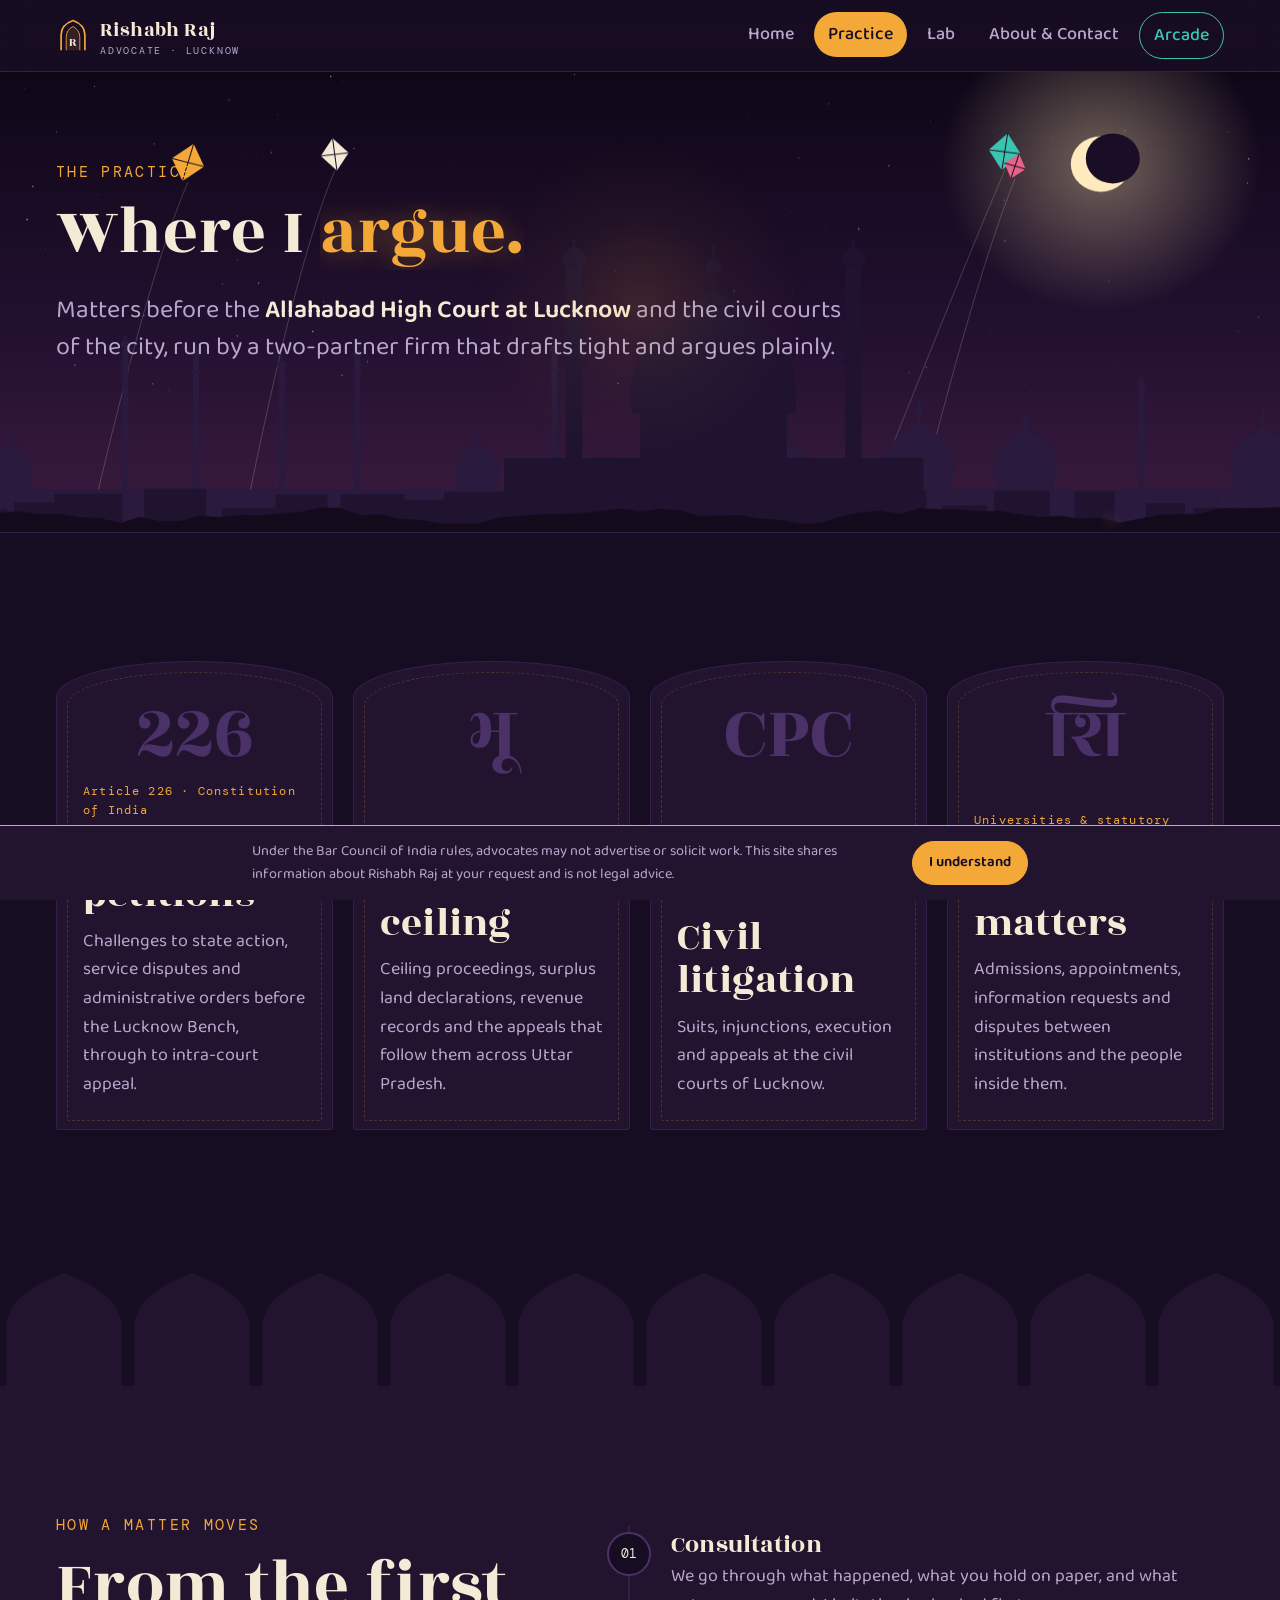
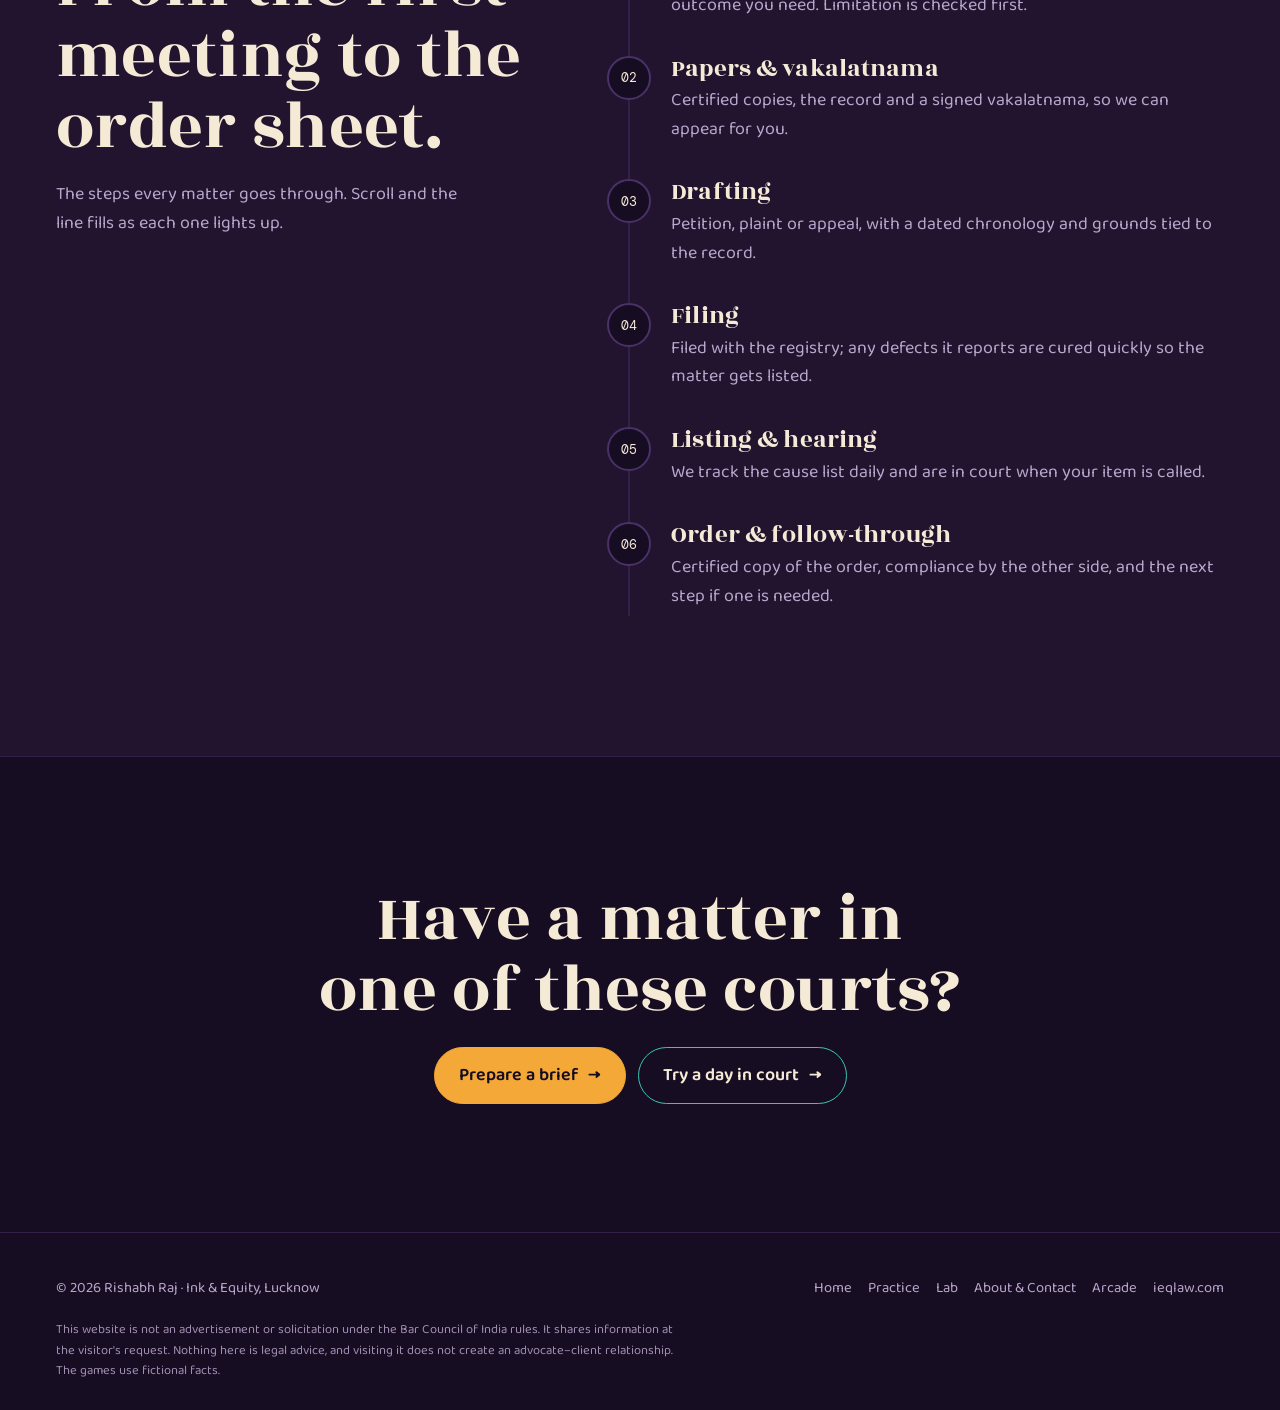
<file: practice.html>
<!doctype html>
<html lang="en">
<head>
<meta charset="utf-8">
<meta name="viewport" content="width=device-width, initial-scale=1, viewport-fit=cover">
<title>Practice · Rishabh Raj</title>
<meta name="claude:viewport-fit-sides" content="cover">
<meta name="description" content="Writ petitions, land and ceiling law, civil litigation and education matters at Lucknow.">
<meta name="theme-color" content="#170d22">
<link rel="preconnect" href="https://fonts.googleapis.com">
<link rel="preconnect" href="https://fonts.gstatic.com" crossorigin>
<link rel="stylesheet" href="https://fonts.googleapis.com/css2?family=Baloo+2:wght@400;500;600;700&family=DM+Mono:wght@400;500&family=Rozha+One&display=swap">
<link rel="stylesheet" href="assets/style.css">
</head>
<body>
<a class="sr" href="#main">Skip to content</a>
<header class="nav">
  <div class="wrap">
    <a class="brand" href="index.html"><svg viewBox="0 0 40 40" aria-hidden="true"><path d="M6 38V20Q6 8 20 3Q34 8 34 20V38" fill="none" stroke="#f3a838" stroke-width="2"/><path d="M12 38V23Q12 14 20 10Q28 14 28 23V38" fill="#f3a83822" stroke="#f3a838" stroke-width="1"/><text x="20" y="33" text-anchor="middle" font-family="Rozha One,Georgia,serif" font-size="14" fill="#f5ead6">R</text></svg><span><b>Rishabh Raj</b><small>Advocate · Lucknow</small></span></a>
    <button class="menu-btn" type="button" aria-expanded="false" aria-controls="navlist">Menu</button>
    <ul id="navlist"><li><a href="index.html">Home</a></li><li><a href="practice.html" aria-current="page">Practice</a></li><li><a href="lab.html">Lab</a></li><li><a href="about.html">About &amp; Contact</a></li><li><a href="arcade.html" class="arcade-link">Arcade</a></li></ul>
  </div>
</header>
<main id="main">
<section class="hero short">
  <canvas class="sky" data-variant="domes" aria-hidden="true"></canvas>
  <div class="wrap">
    <div class="eyebrow fade-in" style="--d:.1s">The Practice</div>
    <h1 style="margin-top:16px"><span data-split>Where I <span class="glow-text">argue.</span></span></h1>
    <p class="lede fade-in" style="--d:.9s">Matters before the <b>Allahabad High Court at Lucknow</b> and the civil courts of the city, run by a two-partner firm that drafts tight and argues plainly.</p>
  </div>
</section>

<section class="band">
  <div class="wrap">
    <div class="practice">
      <article class="arch parea reveal"><span class="big" aria-hidden="true">२२६</span><span class="law">Article 226 · Constitution of India</span><h3>Writ petitions</h3><p>Challenges to state action, service disputes and administrative orders before the Lucknow Bench, through to intra-court appeal.</p></article>
      <article class="arch parea reveal"><span class="big" aria-hidden="true">भू</span><span class="law">U.P. ceiling &amp; revenue law</span><h3>Land &amp; ceiling</h3><p>Ceiling proceedings, surplus land declarations, revenue records and the appeals that follow them across Uttar Pradesh.</p></article>
      <article class="arch parea reveal"><span class="big" aria-hidden="true">CPC</span><span class="law">Code of Civil Procedure, 1908</span><h3>Civil litigation</h3><p>Suits, injunctions, execution and appeals at the civil courts of Lucknow.</p></article>
      <article class="arch parea reveal"><span class="big" aria-hidden="true">शि</span><span class="law">Universities &amp; statutory bodies</span><h3>Education matters</h3><p>Admissions, appointments, information requests and disputes between institutions and the people inside them.</p></article>
    </div>
  </div>
</section>

<svg class="arches-divider" data-n="10" aria-hidden="true"></svg>

<section class="band alt" style="border-top:0">
  <div class="wrap" style="display:grid;grid-template-columns:minmax(0,1fr) minmax(0,1.3fr);gap:clamp(32px,6vw,80px);align-items:start" id="processWrap">
    <div class="reveal" style="position:sticky;top:110px">
      <div class="eyebrow">How a matter moves</div>
      <h2 style="font-size:var(--s-3);margin-top:14px">From the first meeting to the order sheet.</h2>
      <p class="mute" style="margin-top:16px;max-width:42ch">The steps every matter goes through. Scroll and the line fills as each one lights up.</p>
    </div>
    <ol class="steps" id="steps">
      <i class="fillbar" aria-hidden="true"></i>
      <li><span class="n">01</span><div><h3>Consultation</h3><p>We go through what happened, what you hold on paper, and what outcome you need. Limitation is checked first.</p></div></li>
      <li><span class="n">02</span><div><h3>Papers &amp; vakalatnama</h3><p>Certified copies, the record and a signed vakalatnama, so we can appear for you.</p></div></li>
      <li><span class="n">03</span><div><h3>Drafting</h3><p>Petition, plaint or appeal, with a dated chronology and grounds tied to the record.</p></div></li>
      <li><span class="n">04</span><div><h3>Filing</h3><p>Filed with the registry; any defects it reports are cured quickly so the matter gets listed.</p></div></li>
      <li><span class="n">05</span><div><h3>Listing &amp; hearing</h3><p>We track the cause list daily and are in court when your item is called.</p></div></li>
      <li><span class="n">06</span><div><h3>Order &amp; follow-through</h3><p>Certified copy of the order, compliance by the other side, and the next step if one is needed.</p></div></li>
    </ol>
  </div>
</section>

<section class="band">
  <div class="wrap" style="text-align:center;display:flex;flex-direction:column;align-items:center;gap:20px">
    <h2 class="reveal" style="font-size:var(--s-3);max-width:18ch">Have a matter in one of these courts?</h2>
    <div class="btns reveal" style="justify-content:center"><a class="btn solid magnet" href="about.html#brief">Prepare a brief <span class="ar">→</span></a><a class="btn teal magnet" href="games/court-day.html">Try a day in court <span class="ar">→</span></a></div>
  </div>
</section>

<style>@media (max-width:860px){#processWrap{grid-template-columns:1fr!important}#processWrap>div{position:static!important}}</style>

</main>
<footer class="foot">
  <div class="wrap">
    <span>© 2026 Rishabh Raj · Ink &amp; Equity, Lucknow</span>
    <nav aria-label="Footer"><a href="index.html">Home</a><a href="practice.html">Practice</a><a href="lab.html">Lab</a><a href="about.html">About &amp; Contact</a><a href="arcade.html">Arcade</a><a href="https://ieqlaw.com" target="_blank" rel="noopener">ieqlaw.com</a></nav>
    <p class="disc">This website is not an advertisement or solicitation under the Bar Council of India rules. It shares information at the visitor's request. Nothing here is legal advice, and visiting it does not create an advocate–client relationship. The games use fictional facts.</p>
  </div>
</footer>
<script src="assets/site.js"></script>

<script>
(function(){
  const list=document.getElementById('steps'), fill=list.querySelector('.fillbar'), items=[...list.querySelectorAll('li')];
  function update(){
    const mid=innerHeight*.6; let last=null;
    items.forEach(li=>{const r=li.getBoundingClientRect(); const on=r.top<mid; li.classList.toggle('lit',on); if(on) last=li;});
    const lr=list.getBoundingClientRect();
    fill.style.height = last ? (last.getBoundingClientRect().top - lr.top + 22) + 'px' : '0px';
  }
  addEventListener('scroll',update,{passive:true}); addEventListener('resize',update); update();
})();
</script>

</body>
</html>
</file>
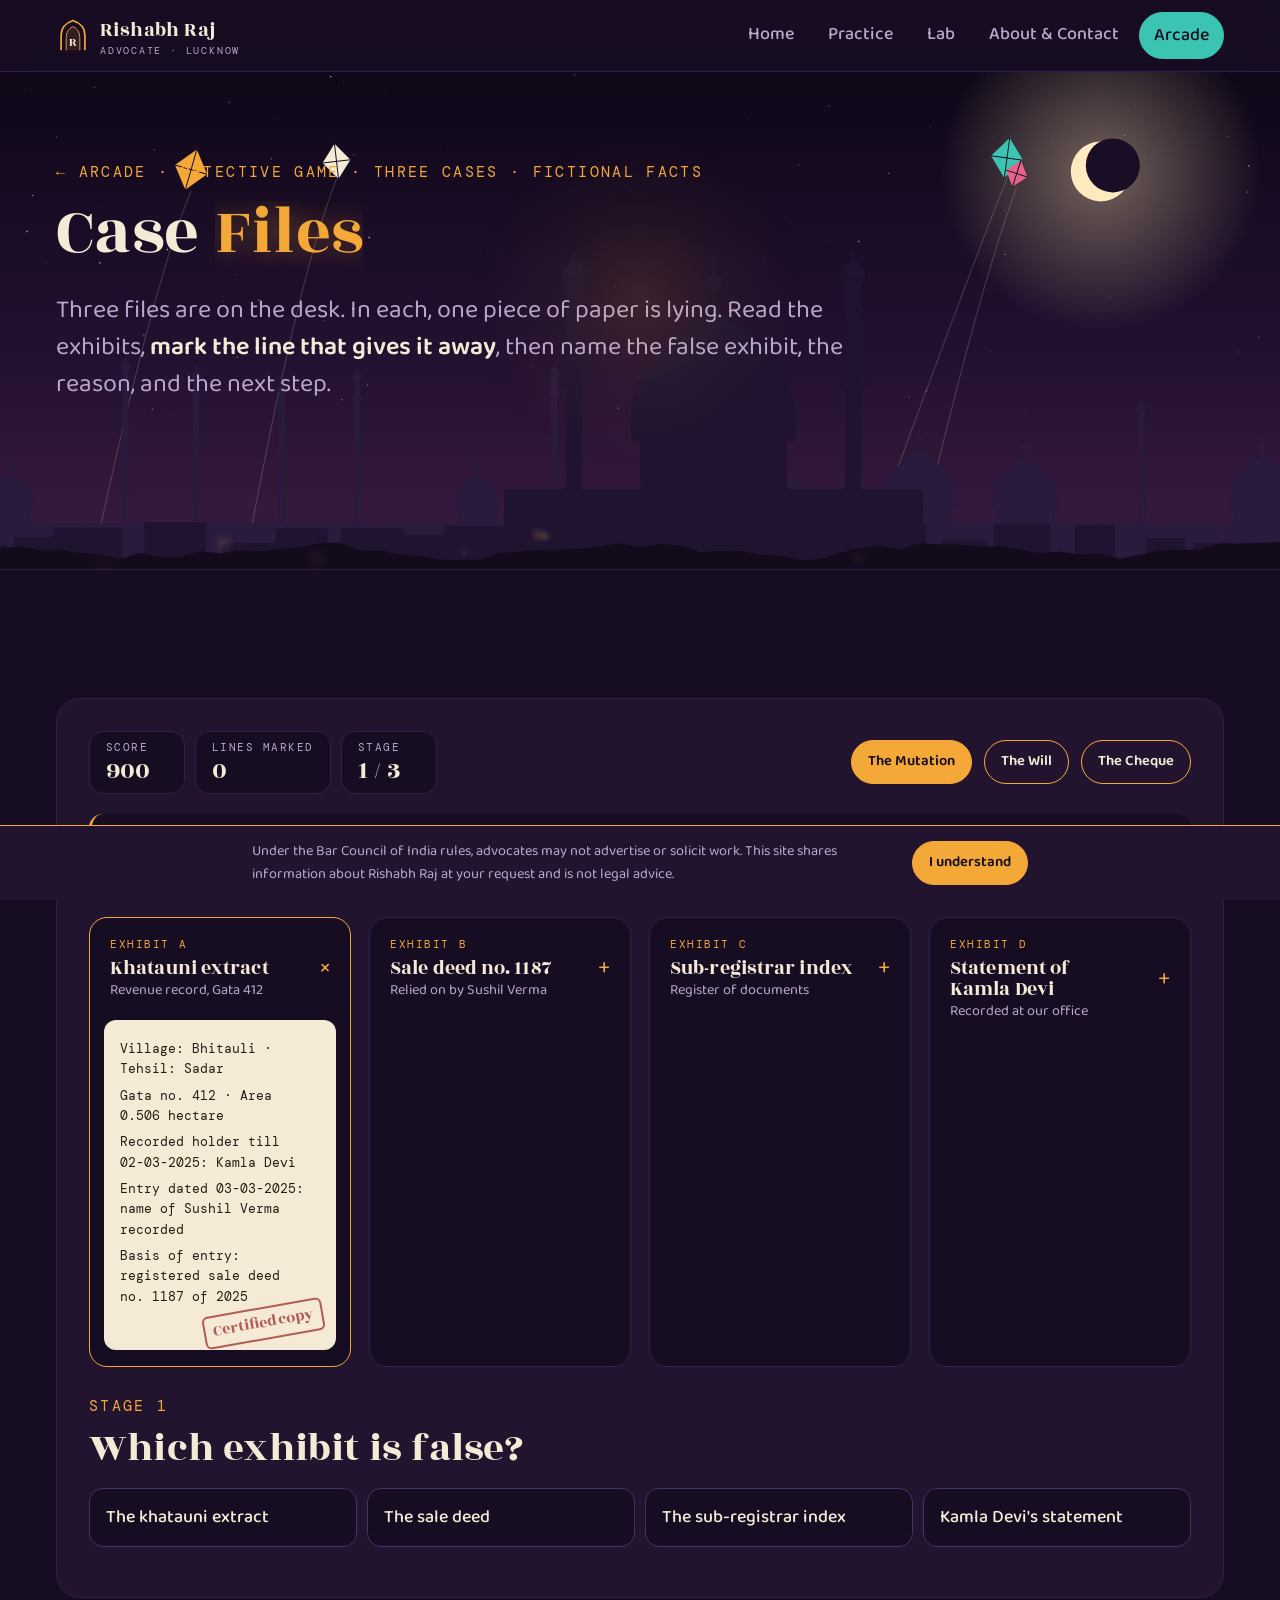
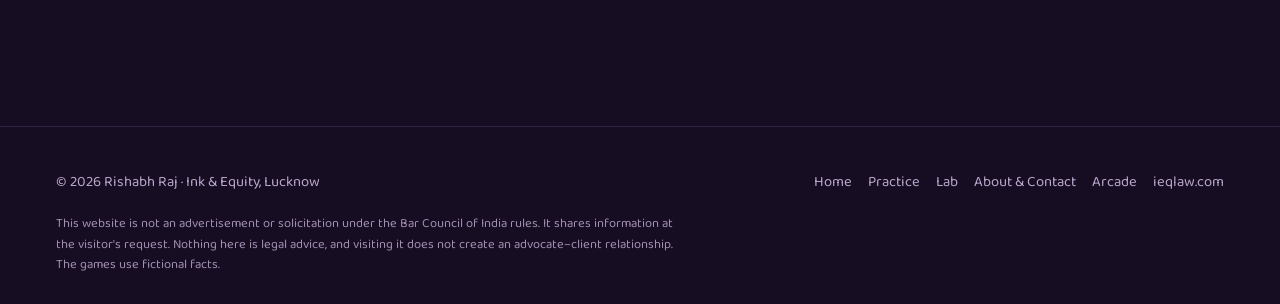
<file: games/case-file.html>
<!doctype html>
<html lang="en">
<head>
<meta charset="utf-8">
<meta name="viewport" content="width=device-width, initial-scale=1, viewport-fit=cover">
<title>Case Files · Arcade</title>
<meta name="claude:viewport-fit-sides" content="cover">
<meta name="description" content="A detective game: find the false document in three fictional cases.">
<meta name="theme-color" content="#170d22">
<link rel="preconnect" href="https://fonts.googleapis.com">
<link rel="preconnect" href="https://fonts.gstatic.com" crossorigin>
<link rel="stylesheet" href="https://fonts.googleapis.com/css2?family=Baloo+2:wght@400;500;600;700&family=DM+Mono:wght@400;500&family=Rozha+One&display=swap">
<link rel="stylesheet" href="../assets/style.css">
</head>
<body>
<a class="sr" href="#main">Skip to content</a>
<header class="nav">
  <div class="wrap">
    <a class="brand" href="../index.html"><svg viewBox="0 0 40 40" aria-hidden="true"><path d="M6 38V20Q6 8 20 3Q34 8 34 20V38" fill="none" stroke="#f3a838" stroke-width="2"/><path d="M12 38V23Q12 14 20 10Q28 14 28 23V38" fill="#f3a83822" stroke="#f3a838" stroke-width="1"/><text x="20" y="33" text-anchor="middle" font-family="Rozha One,Georgia,serif" font-size="14" fill="#f5ead6">R</text></svg><span><b>Rishabh Raj</b><small>Advocate · Lucknow</small></span></a>
    <button class="menu-btn" type="button" aria-expanded="false" aria-controls="navlist">Menu</button>
    <ul id="navlist"><li><a href="../index.html">Home</a></li><li><a href="../practice.html">Practice</a></li><li><a href="../lab.html">Lab</a></li><li><a href="../about.html">About &amp; Contact</a></li><li><a href="../arcade.html" class="arcade-link" aria-current="page">Arcade</a></li></ul>
  </div>
</header>
<main id="main">
<section class="hero short">
  <canvas class="sky" data-variant="domes" aria-hidden="true"></canvas>
  <div class="wrap">
    <div class="eyebrow fade-in" style="--d:.1s"><a href="../arcade.html" style="text-decoration:none">← Arcade</a> · Detective game · three cases · fictional facts</div>
    <h1 style="margin-top:16px"><span data-split>Case <span class="glow-text">Files</span></span></h1>
    <p class="lede fade-in" style="--d:.9s" id="intro">Three files are on the desk. In each, one piece of paper is lying. Read the exhibits, <b>mark the line that gives it away</b>, then name the false exhibit, the reason, and the next step.</p>
  </div>
</section>

<section class="band">
  <div class="wrap">
    <div class="game" id="game">
      <div class="hud">
        <div class="stats">
          <div class="stat"><small>Score</small><b id="score">900</b></div>
          <div class="stat"><small>Lines marked</small><b id="clues">0</b></div>
          <div class="stat"><small>Stage</small><b id="stageNo">1 / 3</b></div>
        </div>
        <div class="btns" id="caseTabs" role="tablist" aria-label="Choose a case"></div>
      </div>
      <div id="brief" class="explain" style="margin:0 0 18px"></div>
      <div id="exhibits" class="grid" style="grid-template-columns:repeat(auto-fit,minmax(min(100%,250px),1fr))"></div>
      <div id="accuse" style="margin-top:28px"></div>
    </div>
  </div>
</section>

<style>
.explain{padding:14px 16px;border-radius:14px;background:var(--night);border-left:3px solid var(--marigold);color:var(--mute)}
.explain b{color:var(--ivory)}
.ex{background:var(--night);border:1px solid var(--night-3);border-radius:18px;overflow:hidden;min-width:0;transition:border-color .3s}
.ex>button{all:unset;box-sizing:border-box;display:flex;width:100%;align-items:center;justify-content:space-between;gap:12px;padding:18px 20px;cursor:pointer}
.ex>button:focus-visible{outline:2px solid var(--marigold);outline-offset:-2px}
.ex .lbl{font-family:var(--f-mono);font-size:.7rem;letter-spacing:.14em;color:var(--marigold);text-transform:uppercase}
.ex h3{font-size:1.25rem;margin-top:4px}
.ex .chev{transition:transform .4s var(--ease);color:var(--marigold);font-size:1.4rem}
.ex.open .chev{transform:rotate(45deg)}
.ex .body{display:grid;grid-template-rows:0fr;transition:grid-template-rows .55s var(--ease)}
.ex.open .body{grid-template-rows:1fr}
.ex .body>div{overflow:hidden}
.ex.open{border-color:var(--marigold)}
.doc{margin:0 14px 16px;padding:16px 16px 40px;border-radius:12px;background:#f5ead6;color:#2a1b14;font-family:var(--f-mono);font-size:.82rem;line-height:1.55;position:relative}
.doc .ln{display:block;width:100%;text-align:left;background:none;border:0;padding:3px 6px;margin:0 -6px;border-radius:6px;font:inherit;color:inherit;cursor:pointer;transition:background .25s}
.doc .ln:hover{background:#f3a83844}
.doc .ln.marked{background:#f3a838;color:#170d22;animation:pop .4s var(--spring)}
.doc .stamp{position:absolute;right:12px;bottom:10px;font-family:var(--f-display);font-size:1rem;color:#9b2c2c;border:2px solid #9b2c2c;padding:2px 8px;border-radius:6px;transform:rotate(-10deg);opacity:.75}
.choices{display:grid;grid-template-columns:repeat(auto-fit,minmax(min(100%,240px),1fr));gap:10px;margin-top:16px}
.tab[aria-selected="true"]{background:var(--marigold);color:var(--night)}
.tab .tick{color:var(--good)}
</style>

</main>
<footer class="foot">
  <div class="wrap">
    <span>© 2026 Rishabh Raj · Ink &amp; Equity, Lucknow</span>
    <nav aria-label="Footer"><a href="../index.html">Home</a><a href="../practice.html">Practice</a><a href="../lab.html">Lab</a><a href="../about.html">About &amp; Contact</a><a href="../arcade.html">Arcade</a><a href="https://ieqlaw.com" target="_blank" rel="noopener">ieqlaw.com</a></nav>
    <p class="disc">This website is not an advertisement or solicitation under the Bar Council of India rules. It shares information at the visitor's request. Nothing here is legal advice, and visiting it does not create an advocate–client relationship. The games use fictional facts.</p>
  </div>
</footer>
<script src="../assets/site.js"></script>

<script>
(function(){
  const CASES=[
  {id:'mutation',name:'The Mutation',brief:'In the village of <b>Bhitauli</b>, plot no. 412 changed hands on paper overnight. <b>Kamla Devi</b> says she never sold it. <b>Sushil Verma</b> has a registered sale deed.',
   ex:[
    {id:'A',title:'Khatauni extract',sub:'Revenue record, Gata 412',stamp:'Certified copy',lines:['Village: Bhitauli · Tehsil: Sadar','Gata no. 412 · Area 0.506 hectare','Recorded holder till 02-03-2025: Kamla Devi','Entry dated 03-03-2025: name of Sushil Verma recorded','Basis of entry: registered sale deed no. 1187 of 2025']},
    {id:'B',title:'Sale deed no. 1187',sub:'Relied on by Sushil Verma',stamp:'Registered',lines:['Seller: Kamla Devi · Buyer: Sushil Verma','Property: Gata no. 412, area 0.506 hectare','Date of execution: 14-01-2025','E-stamp certificate issued on: 20-02-2025','Witnesses: Ramesh Yadav, Hari Om']},
    {id:'C',title:'Sub-registrar index',sub:'Register of documents',stamp:'Index II',lines:['Document no. 1187 of 2025 · Book I','Presented for registration: 21-02-2025','Executant: Kamla Devi (thumb impression)','Claimant: Sushil Verma','Registration fee paid: yes']},
    {id:'D',title:'Statement of Kamla Devi',sub:'Recorded at our office',stamp:'Statement',lines:['"I never sold my land to anyone."','"In January I was in Varanasi for my grandson\'s wedding."','"I sign my name; I never use a thumb impression."','"Sushil is my neighbour. We fought over a boundary."','"I learned of the change only when I went for a khatauni copy."']}],
   key:'B3',
   stages:[
    {q:'Which exhibit is false?',opts:[['A','The khatauni extract'],['B','The sale deed'],['C','The sub-registrar index'],['D','Kamla Devi\'s statement']],ok:'B',why:'The khatauni and the index only record what happened. The deed is where the story breaks.'},
    {q:'What gives it away?',opts:[['date','It was executed on 14 January on an e-stamp issued only on 20 February'],['area','The area of the plot does not match the khatauni'],['wit','It has only two witnesses'],['alibi','Kamla Devi was in Varanasi in January']],ok:'date',why:'A deed cannot be executed on stamp paper that did not exist yet. The alibi helps, but the stamp date is proof on paper.'},
    {q:'What is the sensible next step?',opts:[['cc','Get certified copies of the deed and the e-stamp record, and challenge the mutation before the revenue authorities'],['wait','Wait until Sushil Verma tries to sell the land'],['fight','Settle the boundary fight first'],['none','Nothing. A mutation entry cannot be questioned']],ok:'cc',why:'Build the paper trail and challenge the entry. The thumb impression in the index also needs checking, since Kamla Devi signs her name.'}]},
  {id:'will',name:'The Will',brief:'<b>Late Bhagwati Prasad</b> of Aminabad left a house. His nephew <b>Naresh</b> produces a will leaving it all to Naresh. Bhagwati Prasad\'s daughter <b>Sunita</b> says her father never made a will.',
   ex:[
    {id:'A',title:'The will',sub:'Produced by Naresh',stamp:'Original',lines:['I, Bhagwati Prasad, of sound mind, make this my last will.','Dated: 10-03-2021','My house at Aminabad goes to my nephew Naresh.','My gold to my grandson Arjun, son of Sunita.','Attesting witnesses: Mohd. Salim, Vinod Mishra']},
    {id:'B',title:'Birth certificate',sub:'Municipal record',stamp:'Nagar Nigam',lines:['Name of child: Arjun','Mother: Sunita · Father: Rakesh','Date of birth: 18-09-2023','Place of birth: Lucknow','Registration no. LKO/2023/…']},
    {id:'C',title:'Death certificate',sub:'Municipal record',stamp:'Nagar Nigam',lines:['Name: Bhagwati Prasad','Age at death: 81','Date of death: 02-02-2025','Place: Lucknow','Informant: Sunita']},
    {id:'D',title:'Statement of Vinod Mishra',sub:'Named as a witness',stamp:'Statement',lines:['"I knew Bhagwati ji for thirty years."','"I signed some papers at Naresh\'s shop in 2024."','"I did not see Bhagwati ji sign anything that day."','"Mohd. Salim was not there."','"Naresh told me it was a rent agreement."']}],
   key:'A3',
   stages:[
    {q:'Which exhibit is false?',opts:[['A','The will'],['B','The birth certificate'],['C','The death certificate'],['D','Vinod Mishra\'s statement']],ok:'A',why:'The certificates are public records. The will is the paper that cannot be true as dated.'},
    {q:'What gives it away?',opts:[['arjun','A will dated March 2021 leaves gold to Arjun, who was born only in September 2023'],['age','Bhagwati Prasad was too old to make a will'],['house','The house is in Aminabad'],['two','It names two witnesses instead of three']],ok:'arjun',why:'A 2021 document cannot name a grandson born in 2023. It was written later and back-dated.'},
    {q:'What is the sensible next step?',opts:[['prove','Insist Naresh prove the will through an attesting witness, and confront Vinod Mishra\'s account in evidence'],['accept','Accept the will, since it is signed'],['police','Ignore the civil case and only complain to the police'],['split','Offer Naresh half the house to avoid court']],ok:'prove',why:'A will must be proved through at least one attesting witness. Here the named witness says he never saw the testator sign.'}]},
  {id:'cheque',name:'The Cheque',brief:'<b>Ravi Khanna</b> has filed a cheque-bounce complaint against <b>Deepak Jain</b> for ₹4,00,000. Deepak says the loan was repaid in cash and the cheque was stolen from his office.',
   ex:[
    {id:'A',title:'Complaint',sub:'Filed by Ravi Khanna',stamp:'Filed',lines:['Loan of ₹4,00,000 given to the accused on 05-05-2025.','On that day the accused handed over cheque no. 004512 as security.','The cheque was presented on 08-07-2025.','It was returned unpaid: "funds insufficient".','Legal notice sent; no payment within 15 days.']},
    {id:'B',title:'The cheque',sub:'Cheque no. 004512',stamp:'Bank copy',lines:['Pay: Ravi Khanna','Amount: ₹4,00,000 only','Date written: 05-05-2025','Signature: illegible','Drawn on: Hazratganj branch']},
    {id:'C',title:'Bank\'s cheque-book register',sub:'Hazratganj branch',stamp:'Bank seal',lines:['Account holder: Deepak Jain','Cheque book issued: leaves 004501 to 004550','Date of issue of that book: 20-06-2025','Previous book: leaves 004451 to 004500','Issued on 12-01-2025']},
    {id:'D',title:'Return memo & notice',sub:'Bank memo and legal notice',stamp:'Dishonoured',lines:['Return memo dated 10-07-2025: funds insufficient','Notice dated 25-07-2025 sent by registered post','Notice received by the accused on 29-07-2025','No reply sent by the accused','Complaint filed on 05-09-2025']}],
   key:'A1',
   stages:[
    {q:'Which exhibit is false?',opts:[['A','Ravi Khanna\'s complaint'],['B','The cheque itself'],['C','The bank\'s register'],['D','The return memo and notice']],ok:'A',why:'The cheque, memo and register are bank documents. The complaint\'s story about when the cheque changed hands is what fails.'},
    {q:'What gives it away?',opts:[['leaf','He says he got cheque 004512 on 5 May, but that leaf was only issued to Deepak on 20 June'],['amt','The amount is too large for a loan'],['memo','Banks never write "funds insufficient"'],['sig','The signature is illegible']],ok:'leaf',why:'A cheque leaf cannot be handed over six weeks before the bank issued it. The date on the cheque proves nothing by itself, since anyone can write a date.'},
    {q:'What is the sensible next step for the defence?',opts:[['bank','Summon the bank official with the cheque-book issue register and put it to the complainant in cross-examination'],['admit','Admit the offence and ask for leniency'],['silent','Say nothing and hope the complaint is dismissed'],['notice','Argue the notice was late']],ok:'bank',why:'The register is independent proof that rebuts the complainant\'s version. The notice here was within 30 days of the memo, so that argument would fail.'}]}
  ];
  const $=id=>document.getElementById(id), game=$('game');
  const solved=new Set(RR.store.get('case:solved',[]));
  let C, score, marked, stage;
  function tabs(){
    $('caseTabs').innerHTML=CASES.map(c=>`<button type="button" role="tab" class="btn small tab" aria-selected="${C&&C.id===c.id}" data-id="${c.id}">${c.name}${solved.has(c.id)?' <span class="tick">✓</span>':''}</button>`).join('');
    $('caseTabs').querySelectorAll('.tab').forEach(b=>b.onclick=()=>load(CASES.find(c=>c.id===b.dataset.id)));
  }
  function load(c){
    C=c;score=900;marked=new Set();stage=0;game.querySelectorAll('.overlay').forEach(o=>o.remove());
    $('score').textContent=score;$('clues').textContent=0;$('brief').innerHTML=c.brief;tabs();
    $('exhibits').innerHTML=c.ex.map(e=>`<div class="ex" id="ex${e.id}"><button type="button" aria-expanded="false"><div><div class="lbl">Exhibit ${e.id}</div><h3>${e.title}</h3><div class="mute" style="font-size:.9rem">${e.sub}</div></div><span class="chev" aria-hidden="true">+</span></button><div class="body"><div><div class="doc">${e.lines.map((l,i)=>`<button type="button" class="ln" data-k="${e.id}${i}" aria-pressed="false">${l}</button>`).join('')}<span class="stamp">${e.stamp}</span></div></div></div></div>`).join('');
    $('exhibits').querySelectorAll('.ex>button').forEach(b=>b.onclick=()=>{const o=b.parentElement.classList.toggle('open');b.setAttribute('aria-expanded',o);});
    $('exhibits').querySelectorAll('.ln').forEach(l=>l.onclick=e=>{const k=l.dataset.k,on=!marked.has(k);on?marked.add(k):marked.delete(k);l.classList.toggle('marked',on);l.setAttribute('aria-pressed',on);$('clues').textContent=marked.size;if(on){const r=game.getBoundingClientRect();RR.floater(game,e.clientX-r.left,e.clientY-r.top-10,'Marked');}});
    const first=$('exhibits').querySelector('.ex');first.classList.add('open');first.querySelector('button').setAttribute('aria-expanded','true');
    renderStage();
  }
  function renderStage(){
    $('stageNo').textContent=Math.min(stage+1,3)+' / 3';
    if(stage>=C.stages.length) return finish();
    const s=C.stages[stage];
    $('accuse').innerHTML=`<div class="qstep"><div class="eyebrow">Stage ${stage+1}</div><h3 style="font-size:var(--s-2);margin-top:8px">${s.q}</h3><div class="choices">${s.opts.map(([v,t])=>`<button type="button" class="opt" data-v="${v}">${t}</button>`).join('')}</div><p class="fineprint" id="fb" aria-live="polite"></p></div>`;
    $('accuse').querySelectorAll('.opt').forEach(b=>b.onclick=e=>{const r=game.getBoundingClientRect();
      if(b.dataset.v===s.ok){b.setAttribute('aria-pressed','true');RR.floater(game,e.clientX-r.left,e.clientY-r.top-10,'+ Correct');$('fb').textContent=s.why;$('accuse').querySelectorAll('.opt').forEach(x=>x.disabled=true);setTimeout(()=>{stage++;renderStage();},1900);}
      else{score=Math.max(100,score-150);$('score').textContent=score;b.disabled=true;b.style.opacity=.4;b.classList.add('shake');RR.floater(game,e.clientX-r.left,e.clientY-r.top-10,'−150',true);$('fb').textContent='Not that one. Read the exhibits again.';}});
  }
  function finish(){
    const keyMarked=marked.has(C.key), noise=Math.max(0,marked.size-2);
    const bonus=(keyMarked?300:0)-noise*25; score=Math.max(100,score+bonus);$('score').textContent=score;
    solved.add(C.id);RR.store.set('case:solved',[...solved]);tabs();
    const best=Math.max(score,RR.store.get('best:case',0));RR.store.set('best:case',best);
    const stars=score>=1100?3:score>=800?2:1;
    const next=CASES.find(c=>!solved.has(c.id));
    const ov=document.createElement('div');ov.className='overlay';
    ov.innerHTML=`<div class="inner"><div class="eyebrow">${C.name} · solved</div><div class="score">${score}</div><p style="font-size:1.6rem;color:var(--marigold)" aria-label="${stars} of 3 stars">${'★'.repeat(stars)}<span style="opacity:.25">${'★'.repeat(3-stars)}</span></p><p class="mute">${keyMarked?'You marked the decisive line before accusing: +300.':'Mark the decisive line before you accuse for +300.'}${noise?` Marking too many lines cost ${noise*25}.`:''} Best: ${best}.</p><div class="btns" style="justify-content:center">${next?`<button class="btn solid" type="button" id="nextc">Next file: ${next.name} →</button>`:'<span class="tag live">All three files solved</span>'}<button class="btn" type="button" id="again">Replay this file</button><a class="btn teal" href="../arcade.html">Arcade</a></div></div>`;
    game.appendChild(ov);RR.confetti(game);
    ov.querySelector('#again').onclick=()=>load(C);
    const n=ov.querySelector('#nextc');if(n)n.onclick=()=>{load(next);game.scrollIntoView({behavior:'smooth'});};
  }
  load(CASES.find(c=>!solved.has(c.id))||CASES[0]);
})();
</script>

</body>
</html>
</file>
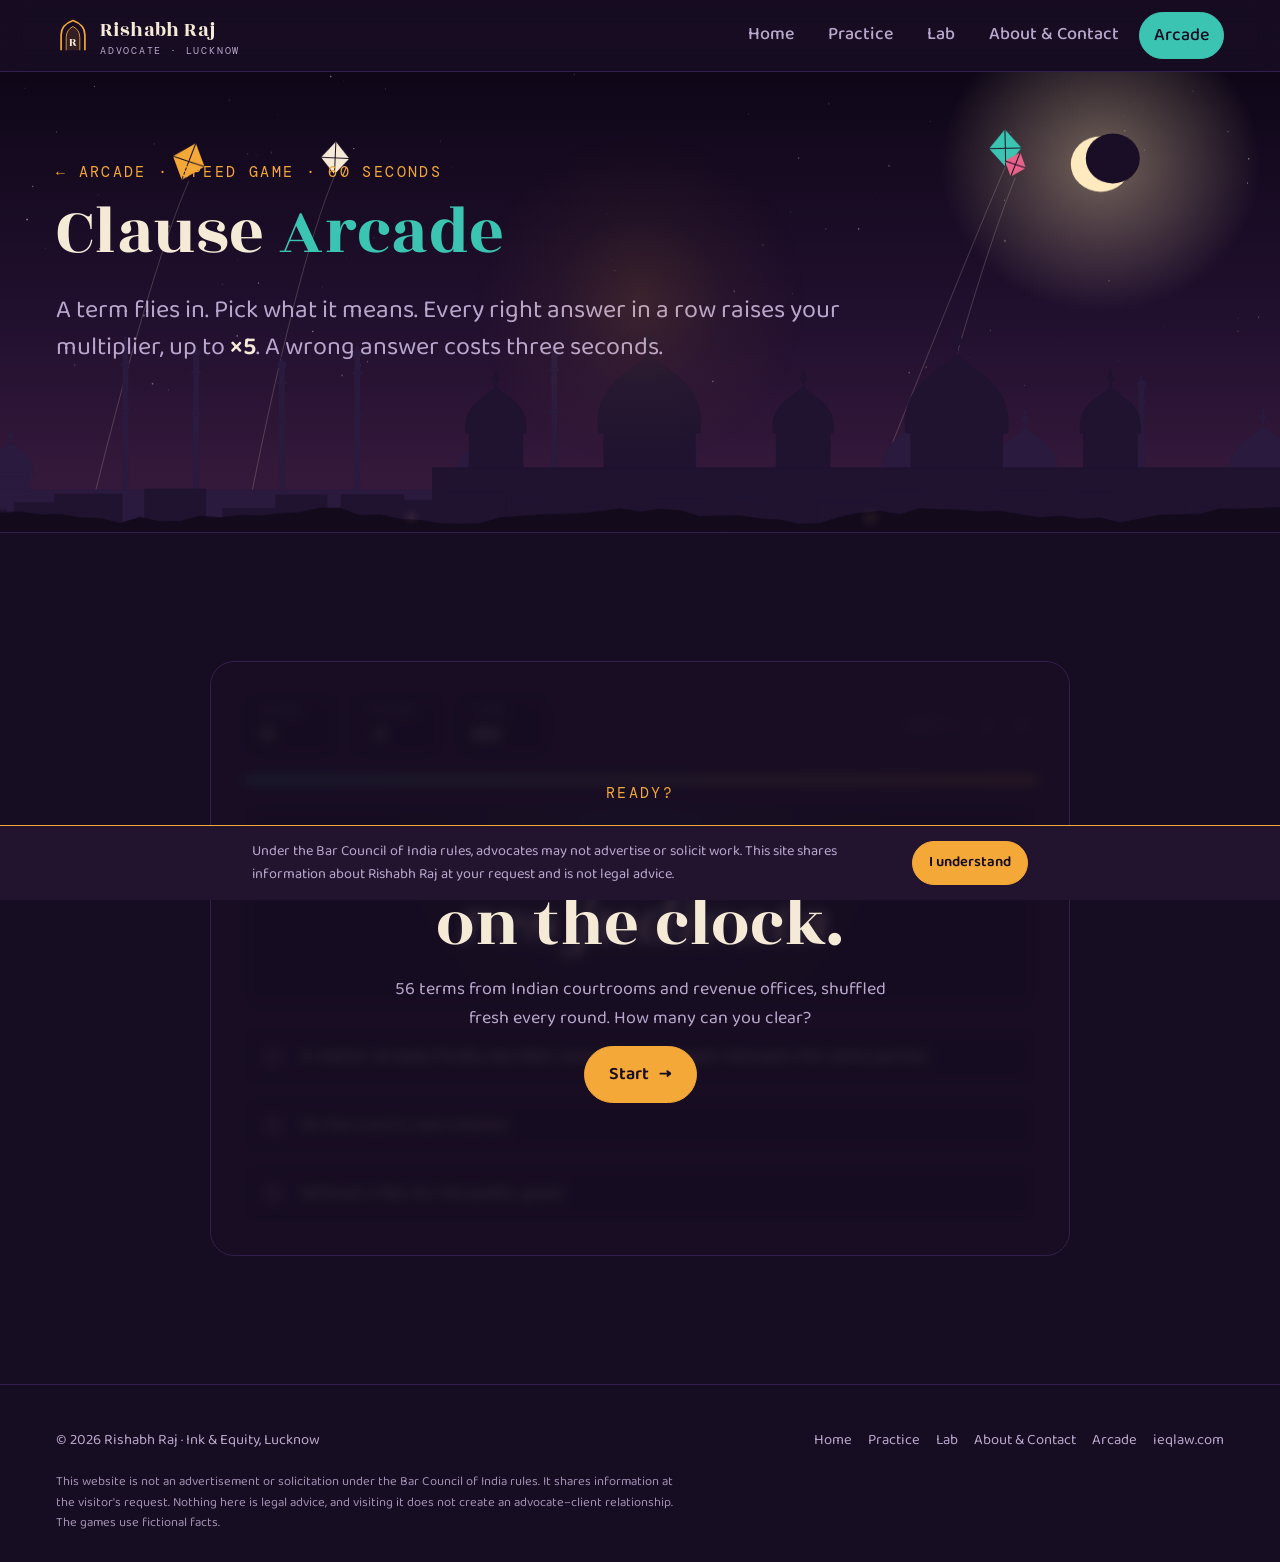
<file: games/clause-arcade.html>
<!doctype html>
<html lang="en">
<head>
<meta charset="utf-8">
<meta name="viewport" content="width=device-width, initial-scale=1, viewport-fit=cover">
<title>Clause Arcade · Arcade</title>
<meta name="claude:viewport-fit-sides" content="cover">
<meta name="description" content="A 60-second game matching legal terms to what they mean.">
<meta name="theme-color" content="#170d22">
<link rel="preconnect" href="https://fonts.googleapis.com">
<link rel="preconnect" href="https://fonts.gstatic.com" crossorigin>
<link rel="stylesheet" href="https://fonts.googleapis.com/css2?family=Baloo+2:wght@400;500;600;700&family=DM+Mono:wght@400;500&family=Rozha+One&display=swap">
<link rel="stylesheet" href="../assets/style.css">
</head>
<body>
<a class="sr" href="#main">Skip to content</a>
<header class="nav">
  <div class="wrap">
    <a class="brand" href="../index.html"><svg viewBox="0 0 40 40" aria-hidden="true"><path d="M6 38V20Q6 8 20 3Q34 8 34 20V38" fill="none" stroke="#f3a838" stroke-width="2"/><path d="M12 38V23Q12 14 20 10Q28 14 28 23V38" fill="#f3a83822" stroke="#f3a838" stroke-width="1"/><text x="20" y="33" text-anchor="middle" font-family="Rozha One,Georgia,serif" font-size="14" fill="#f5ead6">R</text></svg><span><b>Rishabh Raj</b><small>Advocate · Lucknow</small></span></a>
    <button class="menu-btn" type="button" aria-expanded="false" aria-controls="navlist">Menu</button>
    <ul id="navlist"><li><a href="../index.html">Home</a></li><li><a href="../practice.html">Practice</a></li><li><a href="../lab.html">Lab</a></li><li><a href="../about.html">About &amp; Contact</a></li><li><a href="../arcade.html" class="arcade-link" aria-current="page">Arcade</a></li></ul>
  </div>
</header>
<main id="main">
<section class="hero short">
  <canvas class="sky" data-variant="rooftops" aria-hidden="true"></canvas>
  <div class="wrap">
    <div class="eyebrow fade-in" style="--d:.1s"><a href="../arcade.html" style="text-decoration:none">← Arcade</a> · Speed game · 60 seconds</div>
    <h1 style="margin-top:16px"><span data-split>Clause <span class="teal">Arcade</span></span></h1>
    <p class="lede fade-in" style="--d:.9s">A term flies in. Pick what it means. Every right answer in a row raises your multiplier, up to <b>×5</b>. A wrong answer costs three seconds.</p>
  </div>
</section>

<section class="band">
  <div class="wrap">
    <div class="game" id="game" style="max-width:860px;margin:0 auto">
      <div class="hud">
        <div class="stats">
          <div class="stat"><small>Score</small><b id="score">0</b></div>
          <div class="stat"><small>Streak</small><b id="mult">×1</b></div>
          <div class="stat"><small>Time</small><b id="time">60</b></div>
        </div>
        <span class="tag">Keys 1 · 2 · 3</span>
      </div>
      <div class="timerbar"><i id="tbar"></i></div>
      <div id="card" class="term-card">
        <div class="eyebrow" style="color:var(--teal)">Sample round</div>
        <div class="word" id="word">res judicata</div>
      </div>
      <div class="choices" id="choices">
        <button type="button" class="opt" disabled><b>1</b> A matter already finally decided cannot be tried again between the same parties</button>
        <button type="button" class="opt" disabled><b>2</b> On the court's own motion</button>
        <button type="button" class="opt" disabled><b>3</b> Without a fee, for the public good</button>
      </div>
      <div class="overlay" id="start"><div class="inner"><div class="eyebrow">Ready?</div><h2>Sixty seconds on the clock.</h2><p class="mute">56 terms from Indian courtrooms and revenue offices, shuffled fresh every round. How many can you clear?</p><button class="btn solid" type="button" id="go">Start <span class="ar">→</span></button><p class="fineprint" id="bestline"></p></div></div>
    </div>
  </div>
</section>

<style>
.term-card{text-align:center;padding:clamp(28px,5vw,48px) 16px;border-radius:20px;background:radial-gradient(circle at 50% 0%,#3cc4b222,transparent 60%),var(--night);border:1px solid var(--night-3);margin-bottom:18px;overflow:hidden}
.word{font-family:var(--f-display);font-size:var(--s-3);line-height:1.1;margin-top:8px;font-style:italic;overflow-wrap:anywhere}
.term-card.in .word{animation:fly .55s var(--spring)}
@keyframes fly{from{transform:translateX(60%) rotate(6deg) scale(.8);opacity:0;filter:blur(6px)}to{transform:none;opacity:1;filter:none}}
.choices{display:grid;gap:10px}
.choices .opt b{display:inline-grid;place-items:center;width:26px;height:26px;margin-right:10px;border-radius:8px;background:var(--night-3);font-family:var(--f-mono);font-size:.8rem;font-weight:500}
.opt.right{border-color:var(--good);background:#5ed39a22}
.opt.wrong{border-color:var(--bad);background:#ff6f7d22}
#mult.hot{color:var(--marigold);text-shadow:0 0 18px #f3a838aa}
</style>

</main>
<footer class="foot">
  <div class="wrap">
    <span>© 2026 Rishabh Raj · Ink &amp; Equity, Lucknow</span>
    <nav aria-label="Footer"><a href="../index.html">Home</a><a href="../practice.html">Practice</a><a href="../lab.html">Lab</a><a href="../about.html">About &amp; Contact</a><a href="../arcade.html">Arcade</a><a href="https://ieqlaw.com" target="_blank" rel="noopener">ieqlaw.com</a></nav>
    <p class="disc">This website is not an advertisement or solicitation under the Bar Council of India rules. It shares information at the visitor's request. Nothing here is legal advice, and visiting it does not create an advocate–client relationship. The games use fictional facts.</p>
  </div>
</footer>
<script src="../assets/site.js"></script>

<script>
(function(){
  const T=[
    ['res judicata','A matter already finally decided cannot be tried again between the same parties'],
    ['sub judice','Under consideration by a court, still undecided'],
    ['ex parte','Decided in the absence of the other side'],
    ['sine die','Adjourned without fixing a next date'],
    ['prima facie','At first sight, on the face of it'],
    ['locus standi','The right to bring a case before a court'],
    ['habeas corpus','A writ to produce a detained person before the court'],
    ['mandamus','A writ directing a public authority to perform its duty'],
    ['certiorari','A writ quashing the order of a lower court or tribunal'],
    ['quo warranto','A writ asking by what authority someone holds a public office'],
    ['prohibition','A writ stopping a lower court from exceeding its jurisdiction'],
    ['suo motu','On the court\'s own motion'],
    ['caveat','A notice asking to be heard before any order is passed'],
    ['vakalatnama','The document authorising an advocate to act for a client'],
    ['status quo','Things are to be kept as they are'],
    ['inter alia','Among other things'],
    ['laches','Unreasonable delay in seeking a remedy'],
    ['estoppel','Being barred from going back on what one said or did'],
    ['ultra vires','Beyond legal power or authority'],
    ['obiter dicta','Remarks in a judgment not essential to the decision'],
    ['ratio decidendi','The legal reasoning on which a decision rests'],
    ['affidavit','A written statement of facts sworn on oath'],
    ['amicus curiae','A friend of the court who assists it'],
    ['bona fide','In good faith'],
    ['pro bono','Without a fee, for the public good'],
    ['interim order','A temporary order until the matter is finally decided'],
    ['adjournment','Postponing a hearing to another date'],
    ['mutatis mutandis','With the necessary changes made'],
    ['actus reus','The guilty act itself'],
    ['mens rea','The guilty mind or criminal intent'],
    ['de novo','Afresh, from the beginning'],
    ['in camera','Heard in private, not in open court'],
    ['ipso facto','By that very fact'],
    ['per incuriam','A decision given in ignorance of a binding law or precedent'],
    ['stare decisis','Courts stand by decided precedents'],
    ['sui generis','Of its own kind, unique'],
    ['ad interim','For the meantime, until the next hearing'],
    ['caveat emptor','Let the buyer beware'],
    ['force majeure','An unforeseeable event beyond anyone\'s control that excuses performance'],
    ['onus probandi','The burden of proof'],
    ['alibi','Proof that the accused was elsewhere when the offence happened'],
    ['res ipsa loquitur','The thing speaks for itself'],
    ['ignorantia juris non excusat','Ignorance of the law is no excuse'],
    ['plaint','The written statement of claim that starts a civil suit'],
    ['written statement','The defendant\'s written reply to a plaint'],
    ['rejoinder','The petitioner\'s reply to the counter affidavit'],
    ['decree','The formal expression of a court\'s final decision in a civil suit'],
    ['cognizance','A court taking judicial notice of an offence to begin proceedings'],
    ['deponent','The person who swears an affidavit'],
    ['executant','The person who signs and executes a deed'],
    ['khatauni','The revenue record of rights showing who holds each plot'],
    ['khasra','The field-by-field register of a village\'s plots'],
    ['mutation','Recording a change of ownership in revenue records'],
    ['special leave petition','A request to the Supreme Court for permission to appeal'],
    ['public interest litigation','A case filed to protect the rights of the public at large']
  ];
  const $=id=>document.getElementById(id), game=$('game');
  let score,streak,time,deck,cur,lock,timer,last;
  const best=RR.store.get('best:clause',null); if(best!=null)$('bestline').textContent='Your best: '+best;
  function shuffle(a){for(let i=a.length-1;i>0;i--){const j=Math.random()*(i+1)|0;[a[i],a[j]]=[a[j],a[i]];}return a;}
  function mult(){return Math.min(5,1+Math.floor(streak/3));}
  function next(){
    if(!deck.length) deck=shuffle([...T]);
    cur=deck.pop(); lock=false;
    const others=shuffle(T.filter(t=>t!==cur)).slice(0,2).map(t=>t[1]);
    const opts=shuffle([cur[1],...others]);
    const card=$('card'); card.classList.remove('in'); void card.offsetWidth; card.classList.add('in');
    card.querySelector('.eyebrow').textContent='What does it mean?';
    $('word').textContent=cur[0];
    $('choices').innerHTML=opts.map((o,i)=>`<button type="button" class="opt" data-o="${o.replace(/"/g,'&quot;')}"><b>${i+1}</b>${o}</button>`).join('');
    $('choices').querySelectorAll('.opt').forEach(b=>b.addEventListener('click',e=>pick(b,e)));
  }
  function pick(b,e){
    if(lock||time<=0) return; lock=true;
    const r=game.getBoundingClientRect(), x=(e&&e.clientX?e.clientX:r.left+r.width/2)-r.left, y=(e&&e.clientY?e.clientY:r.top+r.height/2)-r.top;
    if(b.dataset.o===cur[1]){streak++;const pts=100*mult();score+=pts;b.classList.add('right');RR.floater(game,x,y-20,'+'+pts);}
    else{streak=0;time=Math.max(0,time-3);b.classList.add('wrong','shake');$('choices').querySelectorAll('.opt').forEach(o=>{if(o.dataset.o===cur[1])o.classList.add('right');});RR.floater(game,x,y-20,'−3 s',true);}
    $('score').textContent=score;$('mult').textContent='×'+mult();$('mult').classList.toggle('hot',mult()>1);
    setTimeout(next,b.classList.contains('right')?320:900);
  }
  function loop(ts){
    if(!last) last=ts; time-=(ts-last)/1000; last=ts;
    $('time').textContent=Math.max(0,Math.ceil(time)); $('tbar').style.transform=`scaleX(${Math.max(0,time/60)})`;
    if(time<=0) return end();
    timer=requestAnimationFrame(loop);
  }
  function start(){score=0;streak=0;time=60;deck=shuffle([...T]);last=0;$('score').textContent=0;$('mult').textContent='×1';$('start').remove();next();timer=requestAnimationFrame(loop);}
  function end(){
    lock=true; const b=Math.max(score,RR.store.get('best:clause',0)); RR.store.set('best:clause',b);
    const ov=document.createElement('div'); ov.className='overlay';
    ov.innerHTML=`<div class="inner"><div class="eyebrow">Time</div><div class="score">${score}</div><p class="mute">${score>=2500?'Senior counsel material.':score>=1200?'Solid. The bench is impressed.':'A good start. Try again and build a streak.'} Best: ${b}.</p><div class="btns" style="justify-content:center"><button class="btn solid" type="button" id="again">Play again</button><a class="btn teal" href="../arcade.html">Back to Arcade</a></div></div>`;
    game.appendChild(ov); if(score>=1200) RR.confetti(game);
    ov.querySelector('#again').onclick=()=>{ov.remove();start2();};
  }
  function start2(){score=0;streak=0;time=60;deck=shuffle([...T]);last=0;$('score').textContent=0;$('mult').textContent='×1';next();timer=requestAnimationFrame(loop);}
  $('go').addEventListener('click',start);
  addEventListener('keydown',e=>{if(['1','2','3'].includes(e.key)){const b=$('choices').querySelectorAll('.opt')[+e.key-1];if(b&&!b.disabled)pick(b);}});
})();
</script>

</body>
</html>
</file>
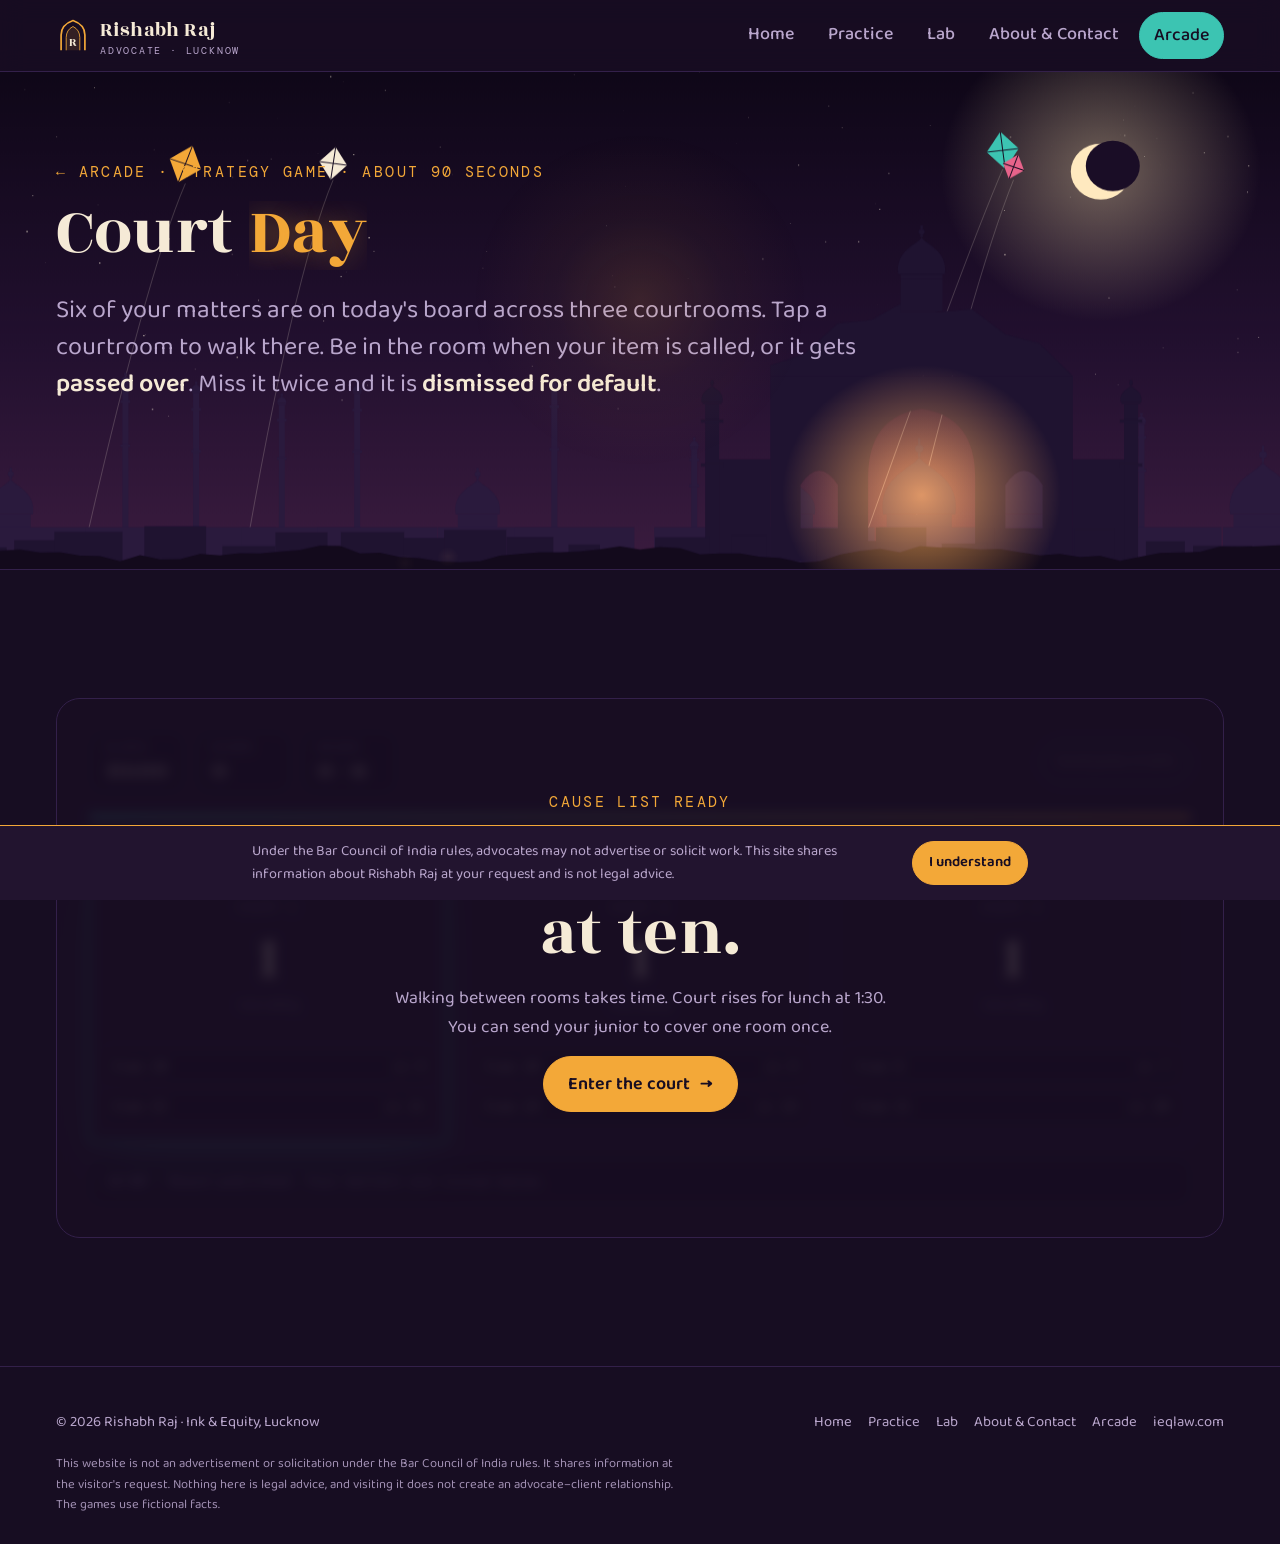
<file: games/court-day.html>
<!doctype html>
<html lang="en">
<head>
<meta charset="utf-8">
<meta name="viewport" content="width=device-width, initial-scale=1, viewport-fit=cover">
<title>Court Day · Arcade</title>
<meta name="claude:viewport-fit-sides" content="cover">
<meta name="description" content="Run between courtrooms and get your matters heard before the board moves on.">
<meta name="theme-color" content="#170d22">
<link rel="preconnect" href="https://fonts.googleapis.com">
<link rel="preconnect" href="https://fonts.gstatic.com" crossorigin>
<link rel="stylesheet" href="https://fonts.googleapis.com/css2?family=Baloo+2:wght@400;500;600;700&family=DM+Mono:wght@400;500&family=Rozha+One&display=swap">
<link rel="stylesheet" href="../assets/style.css">
</head>
<body>
<a class="sr" href="#main">Skip to content</a>
<header class="nav">
  <div class="wrap">
    <a class="brand" href="../index.html"><svg viewBox="0 0 40 40" aria-hidden="true"><path d="M6 38V20Q6 8 20 3Q34 8 34 20V38" fill="none" stroke="#f3a838" stroke-width="2"/><path d="M12 38V23Q12 14 20 10Q28 14 28 23V38" fill="#f3a83822" stroke="#f3a838" stroke-width="1"/><text x="20" y="33" text-anchor="middle" font-family="Rozha One,Georgia,serif" font-size="14" fill="#f5ead6">R</text></svg><span><b>Rishabh Raj</b><small>Advocate · Lucknow</small></span></a>
    <button class="menu-btn" type="button" aria-expanded="false" aria-controls="navlist">Menu</button>
    <ul id="navlist"><li><a href="../index.html">Home</a></li><li><a href="../practice.html">Practice</a></li><li><a href="../lab.html">Lab</a></li><li><a href="../about.html">About &amp; Contact</a></li><li><a href="../arcade.html" class="arcade-link" aria-current="page">Arcade</a></li></ul>
  </div>
</header>
<main id="main">
<section class="hero short">
  <canvas class="sky" data-variant="gate" aria-hidden="true"></canvas>
  <div class="wrap">
    <div class="eyebrow fade-in" style="--d:.1s"><a href="../arcade.html" style="text-decoration:none">← Arcade</a> · Strategy game · about 90 seconds</div>
    <h1 style="margin-top:16px"><span data-split>Court <span class="glow-text">Day</span></span></h1>
    <p class="lede fade-in" style="--d:.9s">Six of your matters are on today's board across three courtrooms. Tap a courtroom to walk there. Be in the room when your item is called, or it gets <b>passed over</b>. Miss it twice and it is <b>dismissed for default</b>.</p>
  </div>
</section>

<section class="band">
  <div class="wrap">
    <div class="game" id="game">
      <div class="hud">
        <div class="stats">
          <div class="stat"><small>Clock</small><b id="clock">10:00</b></div>
          <div class="stat"><small>Score</small><b id="score">0</b></div>
          <div class="stat"><small>Heard</small><b id="heard">0 / 6</b></div>
        </div>
        <button class="btn small teal" type="button" id="junior">Send junior (1 left)</button>
      </div>
      <div class="timerbar"><i id="tbar"></i></div>
      <div class="rooms" id="rooms"></div>
      <div class="ticker" id="log" aria-live="polite"><span>10:00 · Board published. Your matters are listed below.</span></div>
      <div class="overlay" id="start"><div class="inner"><div class="eyebrow">Cause list ready</div><h2>Court sits at ten.</h2><p class="mute">Walking between rooms takes time. Court rises for lunch at 1:30. You can send your junior to cover one room once.</p><button class="btn solid" type="button" id="go">Enter the court <span class="ar">→</span></button><p class="fineprint" id="bestline"></p></div></div>
    </div>
  </div>
</section>

<style>
.rooms{display:grid;grid-template-columns:repeat(3,minmax(0,1fr));gap:14px}
@media (max-width:560px){.rooms{gap:8px}}
.room{font:inherit;color:inherit;cursor:pointer;display:flex;flex-direction:column;align-items:center;gap:10px;padding:56px 10px 16px;min-height:300px;text-align:center;min-width:0}
.room:focus-visible{outline:2px solid var(--marigold);outline-offset:3px}
.room .cname{font-family:var(--f-mono);font-size:.7rem;letter-spacing:.14em;text-transform:uppercase;color:var(--mute)}
.room .now{font-family:var(--f-display);font-size:clamp(2.4rem,7vw,4rem);line-height:1;font-variant-numeric:tabular-nums;color:var(--ivory)}
.room .now.flip{animation:flip .45s var(--ease)}
@keyframes flip{0%{transform:rotateX(90deg);opacity:.2}100%{transform:none;opacity:1}}
.room .nowlbl{font-size:.75rem;color:var(--mute);margin-top:-6px}
.room .mine{display:flex;flex-direction:column;gap:6px;width:100%;margin-top:auto}
.chip{display:flex;justify-content:space-between;gap:6px;padding:6px 10px;border-radius:10px;background:var(--night);border:1px solid var(--night-4);font-size:.8rem;font-family:var(--f-mono)}
.chip.soon{border-color:var(--marigold);animation:pulseb 1s infinite}
@keyframes pulseb{50%{box-shadow:0 0 0 4px #f3a83833}}
.chip.done{border-color:var(--good);color:var(--good)}
.chip.passed{border-color:var(--marigold);color:var(--marigold)}
.chip.lost{border-color:var(--bad);color:var(--bad);text-decoration:line-through}
.room.here{border-color:var(--teal);box-shadow:0 0 0 1px var(--teal),0 20px 60px -20px #3cc4b288}
.room .you{position:absolute;top:18px;left:50%;transform:translateX(-50%);font-family:var(--f-mono);font-size:.68rem;letter-spacing:.12em;padding:3px 9px;border-radius:999px;background:var(--teal);color:var(--night);opacity:0;transition:opacity .3s}
.room.here .you{opacity:1;animation:pop .4s var(--spring)}
.room.walking .you{opacity:1;background:var(--night-4);color:var(--ivory)}
.room .jr{position:absolute;top:18px;right:14px;width:10px;height:10px;border-radius:50%;background:var(--marigold);box-shadow:0 0 12px var(--marigold);display:none}
.room.junior .jr{display:block}
.room.lunch .now{color:var(--mute)}
.ticker{margin-top:16px;padding:12px 16px;border-radius:14px;background:var(--night);border:1px solid var(--night-3);font-family:var(--f-mono);font-size:.82rem;color:var(--mute);min-height:46px}
.ticker span{display:block;animation:fadeUp .4s var(--ease)}
</style>

</main>
<footer class="foot">
  <div class="wrap">
    <span>© 2026 Rishabh Raj · Ink &amp; Equity, Lucknow</span>
    <nav aria-label="Footer"><a href="../index.html">Home</a><a href="../practice.html">Practice</a><a href="../lab.html">Lab</a><a href="../about.html">About &amp; Contact</a><a href="../arcade.html">Arcade</a><a href="https://ieqlaw.com" target="_blank" rel="noopener">ieqlaw.com</a></nav>
    <p class="disc">This website is not an advertisement or solicitation under the Bar Council of India rules. It shares information at the visitor's request. Nothing here is legal advice, and visiting it does not create an advocate–client relationship. The games use fictional facts.</p>
  </div>
</footer>
<script src="../assets/site.js"></script>

<script>
(function(){
  const $=id=>document.getElementById(id), game=$('game');
  const COURTS=[{n:'Court 1',speed:.55},{n:'Court 2',speed:.7},{n:'Court 3',speed:.45}];
  COURTS.forEach(c=>c.speed=Math.max(.38,Math.min(.75,c.speed+(Math.random()-.5)*.16)));
  function makeItems(){ // two matters per court, spaced apart, different every day
    const caps=[26,36,22];const out=[];
    caps.forEach((cap,c)=>{const a=3+Math.floor(Math.random()*8);const b=a+8+Math.floor(Math.random()*(cap-a-8));out.push([c,a],[c,Math.min(b,cap)]);});
    return out;}
  const TICK_MS=1100, MIN_PER_TICK=5, TOTAL_TICKS=72; // 10:00 to 16:00
  let st;
  function fresh(){return{tick:0,now:[1,1,1],pos:0,walk:0,dest:0,score:0,juniorLeft:1,junior:null,juniorTicks:0,
    matters:makeItems().map(([c,i],k)=>({id:k,c,item:i,state:'listed',misses:0})),running:false};}
  st=fresh();
  function clock(t){const m=600+t*MIN_PER_TICK;return String(Math.floor(m/60)).padStart(2,'0')+':'+String(m%60).padStart(2,'0');}
  function lunch(t){const m=600+t*MIN_PER_TICK;return m>=810&&m<840;}
  function log(msg){const s=document.createElement('span');s.textContent=clock(st.tick)+' · '+msg;$('log').replaceChildren(s);}
  function render(){
    $('rooms').innerHTML=COURTS.map((c,i)=>{
      const mine=st.matters.filter(m=>m.c===i).sort((a,b)=>a.item-b.item);
      const here=st.walk===0&&st.pos===i, walking=st.walk>0&&st.dest===i;
      return `<button type="button" class="arch room ${here?'here':''} ${walking?'walking':''} ${st.junior===i?'junior':''} ${lunch(st.tick)?'lunch':''}" data-c="${i}" aria-label="${c.n}, now calling item ${st.now[i]}${here?', you are here':''}">
        <span class="you">${walking?'walking…':'you'}</span><span class="jr" title="Junior covering"></span>
        <span class="cname">${c.n}</span><span class="now" id="now${i}">${st.now[i]}</span><span class="nowlbl">${lunch(st.tick)?'lunch break':'now calling'}</span>
        <span class="mine">${mine.map(m=>`<span class="chip ${m.state==='heard'?'done':m.state==='dismissed'?'lost':m.state==='passed'?'passed':(m.item-st.now[i]<=2&&m.item>=st.now[i]?'soon':'')}"><span>Item ${m.item}</span><span>${m.state==='heard'?'heard':m.state==='dismissed'?'dismissed':m.state==='passed'?'recall':m.item-st.now[i]>0?'in '+(m.item-st.now[i]):'now'}</span></span>`).join('')}</span>
      </button>`;}).join('');
    $('rooms').querySelectorAll('.room').forEach(r=>r.addEventListener('click',()=>go(+r.dataset.c)));
    $('clock').textContent=clock(st.tick);$('score').textContent=st.score;
    $('heard').textContent=st.matters.filter(m=>m.state==='heard').length+' / 6';
    $('tbar').style.transform=`scaleX(${1-st.tick/TOTAL_TICKS})`;
    $('junior').textContent=st.junior!=null?'Junior in '+COURTS[st.junior].n:`Send junior (${st.juniorLeft} left)`;
    $('junior').disabled=!st.running||st.juniorLeft<1;
  }
  function go(i){if(!st.running||(st.walk===0&&st.pos===i)||(st.walk>0&&st.dest===i))return;st.dest=i;st.walk=Math.abs(i-st.pos)+1;log('Walking to '+COURTS[i].n+'…');render();}
  $('junior').addEventListener('click',()=>{if(st.juniorLeft<1||!st.running)return;
    // junior covers the room with your soonest pending matter that you are not in
    let best=null;st.matters.forEach(m=>{if(m.state==='heard'||m.state==='dismissed')return;const gap=m.item-st.now[m.c];if(m.c===st.pos&&st.walk===0)return;if(best==null||gap<best.gap)best={c:m.c,gap};});
    if(!best)return;st.junior=best.c;st.juniorTicks=12;st.juniorLeft--;log('Your junior is covering '+COURTS[best.c].n+' for an hour.');render();});
  function present(c){return (st.walk===0&&st.pos===c)||st.junior===c;}
  function step(){
    if(!st.running)return;
    st.tick++;
    if(st.walk>0){st.walk--;if(st.walk===0){st.pos=st.dest;log('You reach '+COURTS[st.pos].n+'.');}}
    if(st.junior!=null&&--st.juniorTicks<=0){log('Your junior is back with you.');st.junior=null;}
    if(!lunch(st.tick)){
      COURTS.forEach((c,i)=>{
        let adv=Math.random()<c.speed?1:0; if(Math.random()<.06){adv=2;log(COURTS[i].n+' is moving fast: two items called together.');}
        for(let a=0;a<adv;a++){
          st.now[i]++;
          st.matters.filter(m=>m.c===i&&m.item===st.now[i]&&(m.state==='listed'||m.state==='passed')).forEach(m=>{
            if(present(i)){m.state='heard';const pts=m.misses?100:150;st.score+=pts;log(`Item ${m.item} heard in ${COURTS[i].n}. +${pts}`);burst(i,'+'+pts);}
            else if(m.misses===0){m.misses=1;m.state='passed';m.item=st.now[i]+3;log(`Item ${st.now[i]} called in ${COURTS[i].n}. No one appeared, so it is passed over to item ${m.item}.`);burst(i,'Passed over',true);}
            else{m.state='dismissed';st.score-=100;log(`Item ${m.item} in ${COURTS[i].n}: dismissed for default. −100`);burst(i,'−100',true);game.classList.add('shake');setTimeout(()=>game.classList.remove('shake'),400);}
          });
        }
      });
    } else if(lunch(st.tick)&&!lunch(st.tick-1)) log('Court rises for lunch. Back at 2:00.');
    render();
    COURTS.forEach((c,i)=>{const el=$('now'+i);if(el){el.classList.add('flip');}});
    const pending=st.matters.some(m=>m.state==='listed'||m.state==='passed');
    if(st.tick>=TOTAL_TICKS||!pending) return end();
    setTimeout(step,TICK_MS);
  }
  function burst(i,t,bad){const r=game.getBoundingClientRect(),el=$('rooms').children[i];if(!el)return;const b=el.getBoundingClientRect();RR.floater(game,b.left-r.left+b.width/2-30,b.top-r.top+60,t,bad);}
  function end(){
    st.running=false;
    st.matters.forEach(m=>{if(m.state==='listed'||m.state==='passed'){m.state='dismissed';}});
    const heard=st.matters.filter(m=>m.state==='heard').length; const left=TOTAL_TICKS-st.tick; st.score+=Math.max(0,left)*5;
    render();
    const best=Math.max(st.score,RR.store.get('best:court',-999));RR.store.set('best:court',best);
    const ov=document.createElement('div');ov.className='overlay';
    ov.innerHTML=`<div class="inner"><div class="eyebrow">Court rises · ${clock(st.tick)}</div><div class="score">${st.score}</div><p class="mute">${heard} of 6 matters heard. ${heard===6?'A clean board. Your clients will hear about this.':heard>=4?'A good day at the Bar.':'Tough day. Watch the boards closely and use your junior.'} Best: ${best}.</p><div class="btns" style="justify-content:center"><button class="btn solid" type="button" id="again">Another day</button><a class="btn teal" href="../arcade.html">Back to Arcade</a></div></div>`;
    game.appendChild(ov);if(heard>=5)RR.confetti(game);
    ov.querySelector('#again').onclick=()=>{ov.remove();st=fresh();st.running=true;log('Board published.');render();setTimeout(step,TICK_MS);};
  }
  const b=RR.store.get('best:court',null);if(b!=null)$('bestline').textContent='Your best: '+b;
  $('go').addEventListener('click',()=>{$('start').remove();st.running=true;log('Court is sitting. Your items are on the board.');render();setTimeout(step,TICK_MS);});
  render();
})();
</script>

</body>
</html>
</file>
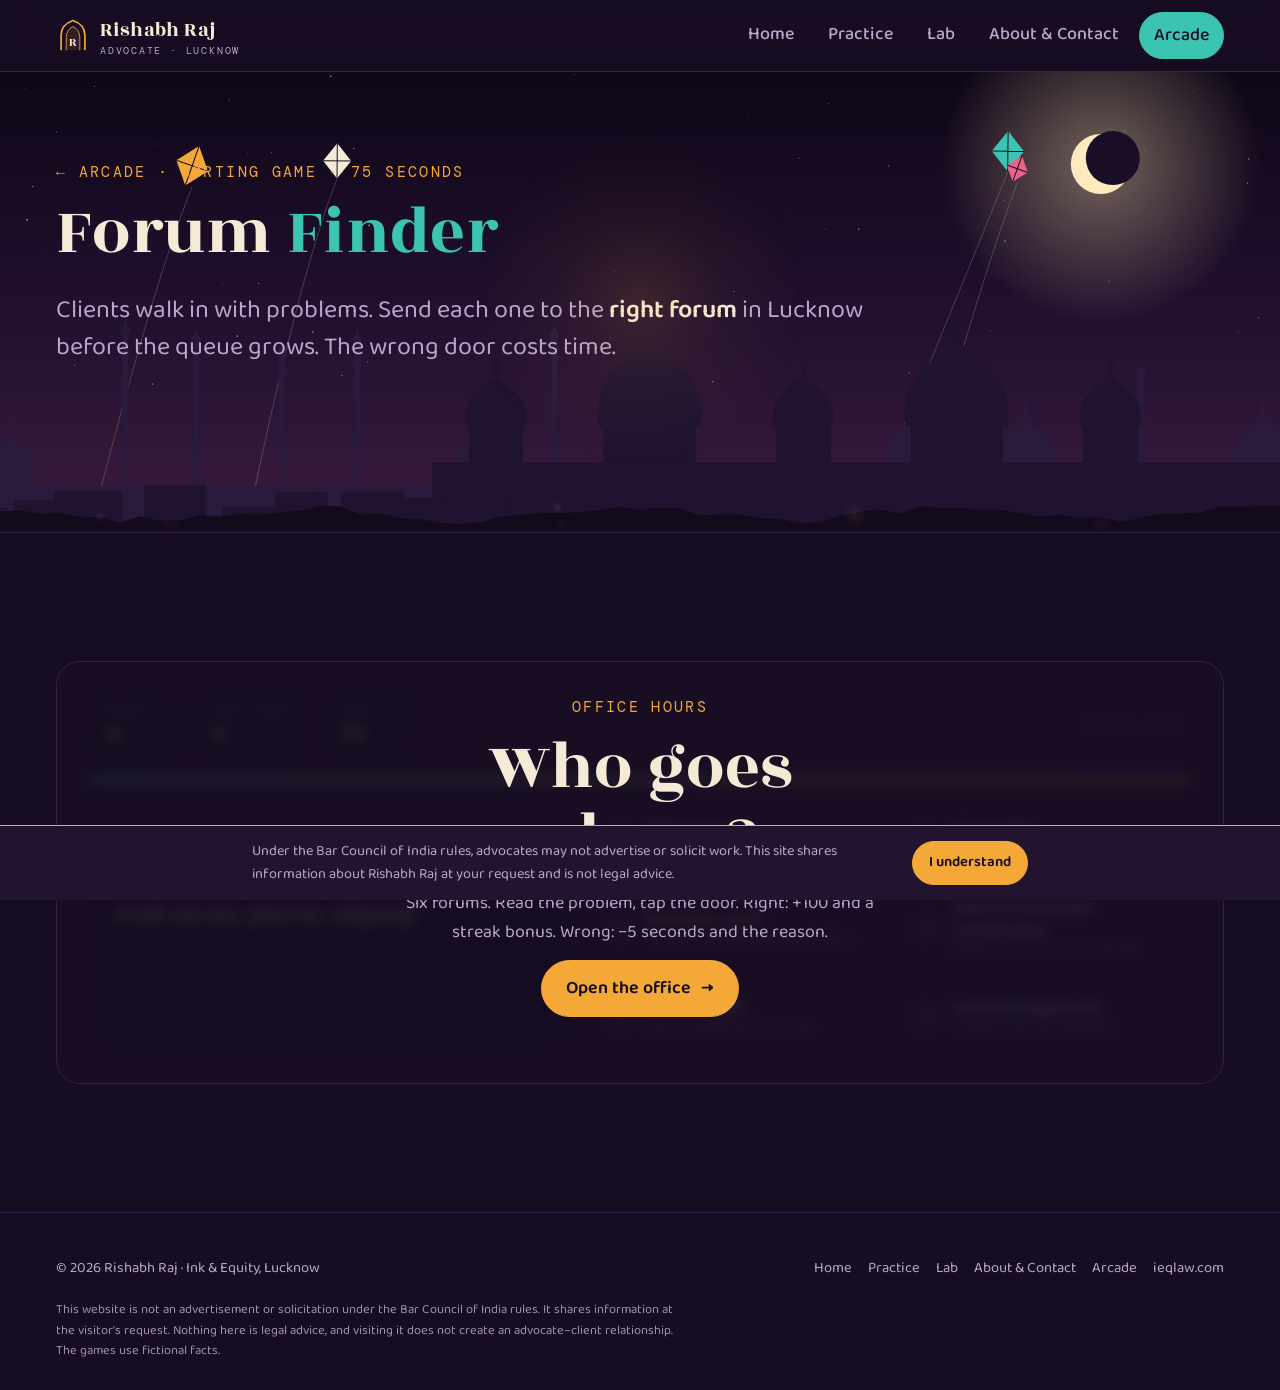
<file: games/forum-finder.html>
<!doctype html>
<html lang="en">
<head>
<meta charset="utf-8">
<meta name="viewport" content="width=device-width, initial-scale=1, viewport-fit=cover">
<title>Forum Finder · Arcade</title>
<meta name="claude:viewport-fit-sides" content="cover">
<meta name="description" content="Send each client to the right court or forum in Lucknow.">
<meta name="theme-color" content="#170d22">
<link rel="preconnect" href="https://fonts.googleapis.com">
<link rel="preconnect" href="https://fonts.gstatic.com" crossorigin>
<link rel="stylesheet" href="https://fonts.googleapis.com/css2?family=Baloo+2:wght@400;500;600;700&family=DM+Mono:wght@400;500&family=Rozha+One&display=swap">
<link rel="stylesheet" href="../assets/style.css">
</head>
<body>
<a class="sr" href="#main">Skip to content</a>
<header class="nav">
  <div class="wrap">
    <a class="brand" href="../index.html"><svg viewBox="0 0 40 40" aria-hidden="true"><path d="M6 38V20Q6 8 20 3Q34 8 34 20V38" fill="none" stroke="#f3a838" stroke-width="2"/><path d="M12 38V23Q12 14 20 10Q28 14 28 23V38" fill="#f3a83822" stroke="#f3a838" stroke-width="1"/><text x="20" y="33" text-anchor="middle" font-family="Rozha One,Georgia,serif" font-size="14" fill="#f5ead6">R</text></svg><span><b>Rishabh Raj</b><small>Advocate · Lucknow</small></span></a>
    <button class="menu-btn" type="button" aria-expanded="false" aria-controls="navlist">Menu</button>
    <ul id="navlist"><li><a href="../index.html">Home</a></li><li><a href="../practice.html">Practice</a></li><li><a href="../lab.html">Lab</a></li><li><a href="../about.html">About &amp; Contact</a></li><li><a href="../arcade.html" class="arcade-link" aria-current="page">Arcade</a></li></ul>
  </div>
</header>
<main id="main">
<section class="hero short">
  <canvas class="sky" data-variant="rooftops" aria-hidden="true"></canvas>
  <div class="wrap">
    <div class="eyebrow fade-in" style="--d:.1s"><a href="../arcade.html" style="text-decoration:none">← Arcade</a> · Sorting game · 75 seconds</div>
    <h1 style="margin-top:16px"><span data-split>Forum <span class="teal">Finder</span></span></h1>
    <p class="lede fade-in" style="--d:.9s">Clients walk in with problems. Send each one to the <b>right forum</b> in Lucknow before the queue grows. The wrong door costs time.</p>
  </div>
</section>

<section class="band">
  <div class="wrap">
    <div class="game" id="game">
      <div class="hud">
        <div class="stats">
          <div class="stat"><small>Score</small><b id="score">0</b></div>
          <div class="stat"><small>Sent right</small><b id="right">0</b></div>
          <div class="stat"><small>Time</small><b id="time">75</b></div>
        </div>
        <span class="tag">Keys 1 to 6</span>
      </div>
      <div class="timerbar"><i id="tbar"></i></div>
      <div class="desk">
        <div class="client" id="client" aria-live="polite">
          <div class="eyebrow">Sample client</div>
          <p class="say">"My neighbour has started building a wall on my plot in Aliganj."</p>
          <div class="queue" id="queue" aria-hidden="true"></div>
        </div>
        <div class="forums" id="forums"></div>
      </div>
      <div id="why" class="explain" hidden></div>
      <div class="overlay" id="start"><div class="inner"><div class="eyebrow">Office hours</div><h2>Who goes where?</h2><p class="mute">Six forums. Read the problem, tap the door. Right: +100 and a streak bonus. Wrong: −5 seconds and the reason.</p><button class="btn solid" type="button" id="go">Open the office <span class="ar">→</span></button><p class="fineprint" id="bestline"></p></div></div>
    </div>
  </div>
</section>
<style>
.desk{display:grid;grid-template-columns:minmax(0,1fr) minmax(0,1.25fr);gap:18px;align-items:stretch}
@media (max-width:760px){.desk{grid-template-columns:1fr}}
.client{position:relative;padding:24px;border-radius:20px;background:var(--night);border:1px solid var(--night-3);display:flex;flex-direction:column;gap:10px;min-height:220px;overflow:hidden}
.client .say{font-family:var(--f-display);font-size:var(--s-1);line-height:1.35}
.client.in .say{animation:fly .5s var(--spring)}
.client.out{animation:out .35s ease-in forwards}
@keyframes fly{from{transform:translateY(30px) scale(.95);opacity:0}to{transform:none;opacity:1}}
@keyframes out{to{transform:translateX(40%) rotate(4deg);opacity:0}}
.queue{display:flex;gap:6px;margin-top:auto}
.queue i{width:22px;height:22px;border-radius:50%;background:var(--night-3);border:1px solid var(--night-4);animation:pop .4s var(--spring)}
.forums{display:grid;grid-template-columns:repeat(2,minmax(0,1fr));gap:10px}
.forum{display:flex;align-items:center;gap:12px;text-align:left;padding:14px;border-radius:16px;border:1.5px solid var(--night-4);background:var(--night-2);color:var(--ivory);font:inherit;cursor:pointer;transition:border-color .25s,transform .25s var(--spring),background .25s;min-width:0}
.forum:hover{border-color:var(--marigold);transform:translateY(-2px)}
.forum .k{flex:none;display:grid;place-items:center;width:30px;height:30px;border-radius:9px;background:var(--night-3);font-family:var(--f-mono);font-size:.8rem}
.forum b{display:block;font-weight:600;line-height:1.2}
.forum small{display:block;color:var(--mute);font-size:.8rem;line-height:1.3}
.forum.right{border-color:var(--good);background:#5ed39a22}
.forum.wrong{border-color:var(--bad);background:#ff6f7d22}
.explain{margin-top:16px;padding:14px 16px;border-radius:14px;background:var(--night);border-left:3px solid var(--bad);color:var(--mute);animation:fadeUp .4s var(--ease)}
.explain b{color:var(--ivory)}
</style>

</main>
<footer class="foot">
  <div class="wrap">
    <span>© 2026 Rishabh Raj · Ink &amp; Equity, Lucknow</span>
    <nav aria-label="Footer"><a href="../index.html">Home</a><a href="../practice.html">Practice</a><a href="../lab.html">Lab</a><a href="../about.html">About &amp; Contact</a><a href="../arcade.html">Arcade</a><a href="https://ieqlaw.com" target="_blank" rel="noopener">ieqlaw.com</a></nav>
    <p class="disc">This website is not an advertisement or solicitation under the Bar Council of India rules. It shares information at the visitor's request. Nothing here is legal advice, and visiting it does not create an advocate–client relationship. The games use fictional facts.</p>
  </div>
</footer>
<script src="../assets/site.js"></script>

<script>
(function(){
  const F=[
    ['hc','High Court','Writs under Article 226'],
    ['civ','Civil Judge','Suits on property, money, injunctions'],
    ['rev','Revenue court','Tehsildar, SDM: land records, farmland'],
    ['con','District Consumer Commission','Goods and services up to ₹50 lakh'],
    ['fam','Family Court','Divorce, maintenance, custody'],
    ['mag','Judicial Magistrate','Criminal trials and complaints']
  ];
  const C=[
    ['"My neighbour has started building a wall on my plot in Aliganj."','civ','A suit for injunction over a house plot goes to the civil court.'],
    ['"The state university cancelled my admission without even hearing me."','hc','Action by a state body without a hearing is challenged in a writ petition.'],
    ['"My father died. His farmland still shows only his name in the khatauni."','rev','Succession mutation of agricultural land is done by the revenue authorities.'],
    ['"The fridge I bought for ₹40,000 stopped working in a week. The shop won\'t replace it."','con','A defective product of this value is a consumer complaint before the District Commission.'],
    ['"We both want a divorce by mutual consent."','fam','Matrimonial cases go to the Family Court where one is set up, as in Lucknow.'],
    ['"A cheque my client gave me bounced. The notice period is over."','mag','A Section 138 NI Act complaint is tried by a Judicial Magistrate.'],
    ['"My brother has been picked up by police and not produced before any magistrate for three days."','hc','Illegal detention calls for a habeas corpus petition in the High Court.'],
    ['"My two brothers and I want our farmland in the village divided."','rev','In U.P., partition of agricultural holdings is a revenue court matter under the Revenue Code.'],
    ['"My two brothers and I want our house in Indira Nagar divided."','civ','Partition of a house, which is not agricultural land, is a civil suit.'],
    ['"My wife has asked for monthly maintenance for herself and our son."','fam','Maintenance claims go to the Family Court in Lucknow.'],
    ['"The insurance company rejected my ₹3 lakh health claim for no reason."','con','Deficiency in an insurance service is a consumer dispute.'],
    ['"I lent my cousin ₹2 lakh. He refuses to pay it back."','civ','A suit for recovery of a personal loan goes to the civil court.'],
    ['"Someone stole my phone. The police filed a chargesheet. Where is the trial?"','mag','Theft is tried by a Judicial Magistrate.'],
    ['"The police refuse to register my FIR for a cognizable offence."','mag','The Magistrate can direct registration and investigation under the BNSS.'],
    ['"A private person has fenced off the village pond land."','rev','Encroachment on gram sabha land is dealt with by the revenue authorities.'],
    ['"The government acquired my land and passed the order without any notice."','hc','A writ petition challenges an executive order passed without due process.'],
    ['"We cannot agree who keeps our daughter after the separation."','fam','Custody disputes between parents go to the Family Court.'],
    ['"My boundary with the neighbouring field keeps moving. The marker stones are gone."','rev','Boundary disputes between agricultural plots are settled by the revenue authorities.'],
    ['"The hospital\'s negligence cost me ₹20 lakh in further treatment."','con','Medical negligence by a paid service is a consumer claim within this limit.'],
    ['"My husband hits me. I need a protection order and a place to stay."','mag','Under the Domestic Violence Act, the application goes to a Magistrate.'],
    ['"A builder took ₹1.5 lakh as an advance for kitchen work and vanished."','con','Paid services not delivered are a deficiency in service.'],
    ['"The municipal corporation sealed my shop with no notice or order."','hc','Arbitrary action by a public authority without an order or hearing is challenged by writ.'],
    ['"The seller signed an agreement to sell me his flat, took the advance, and backed out."','civ','A suit for specific performance goes to the civil court.'],
    ['"The district school authority stopped my pension and gave no reason or order."','hc','Withholding a pension without an order or hearing is challenged by writ.']
  ];
  const $=id=>document.getElementById(id), game=$('game');
  const shuffle=a=>{a=[...a];for(let i=a.length-1;i>0;i--){const j=Math.random()*(i+1)|0;[a[i],a[j]]=[a[j],a[i]];}return a;};
  $('forums').innerHTML=F.map((f,i)=>`<button type="button" class="forum" data-f="${f[0]}"><span class="k">${i+1}</span><span><b>${f[1]}</b><small>${f[2]}</small></span></button>`).join('');
  const fb=[...$('forums').querySelectorAll('.forum')];
  let deck,cur,score,right,streak,time,last,lock=true,raf;
  const best=RR.store.get('best:forum',null);if(best!=null)$('bestline').textContent='Your best: '+best;
  function queue(){$('queue').innerHTML=Array.from({length:Math.min(8,deck.length)},()=>'<i></i>').join('');}
  function next(){
    if(!deck.length)deck=shuffle(C);cur=deck.pop();lock=false;
    const c=$('client');c.classList.remove('in','out');void c.offsetWidth;c.classList.add('in');
    c.querySelector('.eyebrow').textContent='Client '+(right+1);c.querySelector('.say').textContent=cur[0];queue();
    fb.forEach(b=>b.classList.remove('right','wrong'));
  }
  function pick(b){
    if(lock||time<=0)return;lock=true;const box=game.getBoundingClientRect(),r=b.getBoundingClientRect();
    if(b.dataset.f===cur[1]){streak++;right++;const pts=100+Math.min(streak-1,5)*20;score+=pts;b.classList.add('right');RR.floater(game,r.left-box.left+r.width/2-30,r.top-box.top,'+'+pts);$('why').hidden=true;$('client').classList.add('out');setTimeout(next,380);}
    else{streak=0;time=Math.max(0,time-5);b.classList.add('wrong','shake');fb.find(x=>x.dataset.f===cur[1]).classList.add('right');RR.floater(game,r.left-box.left+r.width/2-30,r.top-box.top,'−5 s',true);
      $('why').hidden=false;$('why').innerHTML=`<b>${F.find(f=>f[0]===cur[1])[1]}.</b> ${cur[2]}`;setTimeout(()=>{$('client').classList.add('out');setTimeout(next,380);},1600);}
    $('score').textContent=score;$('right').textContent=right;
  }
  fb.forEach(b=>b.onclick=()=>pick(b));
  addEventListener('keydown',e=>{const n=+e.key;if(n>=1&&n<=6)pick(fb[n-1]);});
  function loop(ts){if(!last)last=ts;time-=(ts-last)/1000;last=ts;$('time').textContent=Math.max(0,Math.ceil(time));$('tbar').style.transform=`scaleX(${Math.max(0,time/75)})`;if(time<=0)return end();raf=requestAnimationFrame(loop);}
  function start(){deck=shuffle(C);score=0;right=0;streak=0;time=75;last=0;$('score').textContent=0;$('right').textContent=0;$('why').hidden=true;next();raf=requestAnimationFrame(loop);}
  function end(){lock=true;const b=Math.max(score,RR.store.get('best:forum',0));RR.store.set('best:forum',b);
    const ov=document.createElement('div');ov.className='overlay';
    ov.innerHTML=`<div class="inner"><div class="eyebrow">Office closed</div><div class="score">${score}</div><p class="mute">${right} clients sent to the right forum. ${right>=14?'You could run a legal aid clinic.':right>=8?'Good instincts. Revenue versus civil is the tricky line.':'Keep at it. Farmland goes to revenue courts in U.P.'} Best: ${b}.</p><div class="btns" style="justify-content:center"><button class="btn solid" type="button" id="again">Another day</button><a class="btn teal" href="../arcade.html">Arcade</a></div></div>`;
    game.appendChild(ov);if(right>=10)RR.confetti(game);ov.querySelector('#again').onclick=()=>{ov.remove();start();};}
  $('go').onclick=()=>{$('start').remove();start();};
})();
</script>

</body>
</html>
</file>
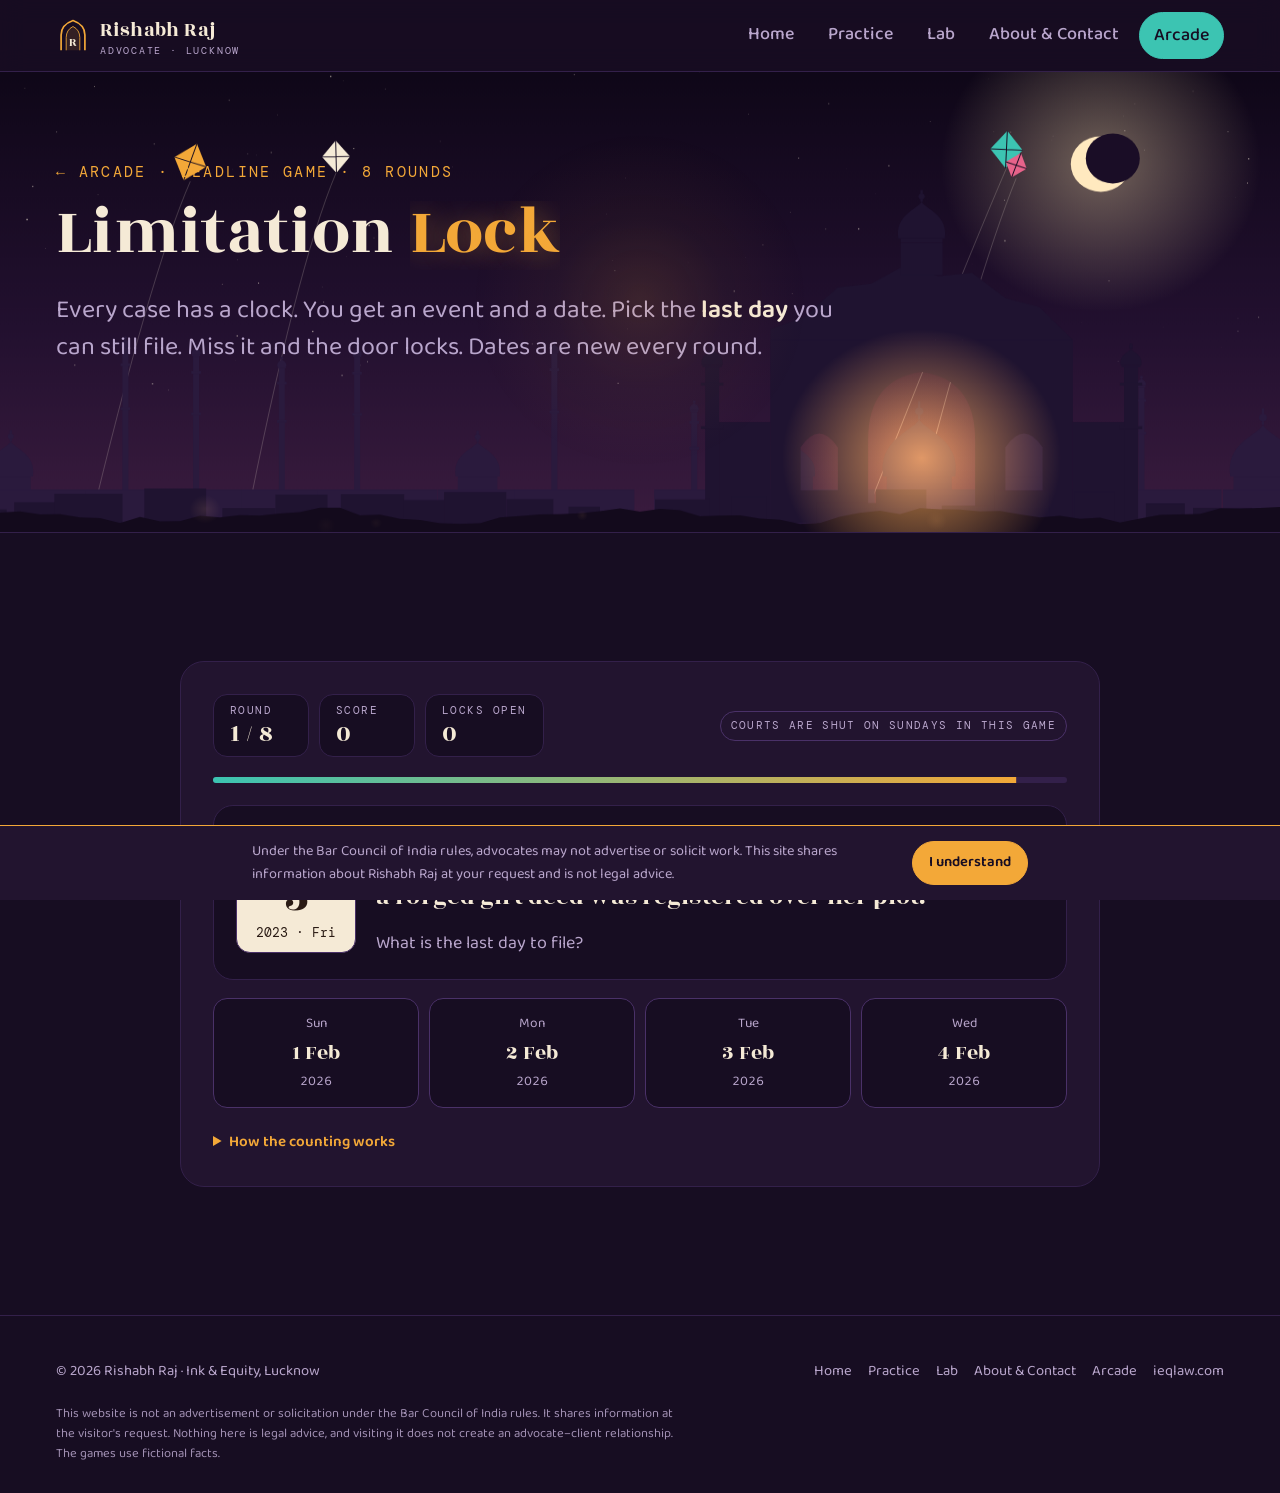
<file: games/limitation-lock.html>
<!doctype html>
<html lang="en">
<head>
<meta charset="utf-8">
<meta name="viewport" content="width=device-width, initial-scale=1, viewport-fit=cover">
<title>Limitation Lock · Arcade</title>
<meta name="claude:viewport-fit-sides" content="cover">
<meta name="description" content="Pick the last day to file under the Limitation Act.">
<meta name="theme-color" content="#170d22">
<link rel="preconnect" href="https://fonts.googleapis.com">
<link rel="preconnect" href="https://fonts.gstatic.com" crossorigin>
<link rel="stylesheet" href="https://fonts.googleapis.com/css2?family=Baloo+2:wght@400;500;600;700&family=DM+Mono:wght@400;500&family=Rozha+One&display=swap">
<link rel="stylesheet" href="../assets/style.css">
</head>
<body>
<a class="sr" href="#main">Skip to content</a>
<header class="nav">
  <div class="wrap">
    <a class="brand" href="../index.html"><svg viewBox="0 0 40 40" aria-hidden="true"><path d="M6 38V20Q6 8 20 3Q34 8 34 20V38" fill="none" stroke="#f3a838" stroke-width="2"/><path d="M12 38V23Q12 14 20 10Q28 14 28 23V38" fill="#f3a83822" stroke="#f3a838" stroke-width="1"/><text x="20" y="33" text-anchor="middle" font-family="Rozha One,Georgia,serif" font-size="14" fill="#f5ead6">R</text></svg><span><b>Rishabh Raj</b><small>Advocate · Lucknow</small></span></a>
    <button class="menu-btn" type="button" aria-expanded="false" aria-controls="navlist">Menu</button>
    <ul id="navlist"><li><a href="../index.html">Home</a></li><li><a href="../practice.html">Practice</a></li><li><a href="../lab.html">Lab</a></li><li><a href="../about.html">About &amp; Contact</a></li><li><a href="../arcade.html" class="arcade-link" aria-current="page">Arcade</a></li></ul>
  </div>
</header>
<main id="main">
<section class="hero short">
  <canvas class="sky" data-variant="gate" aria-hidden="true"></canvas>
  <div class="wrap">
    <div class="eyebrow fade-in" style="--d:.1s"><a href="../arcade.html" style="text-decoration:none">← Arcade</a> · Deadline game · 8 rounds</div>
    <h1 style="margin-top:16px"><span data-split>Limitation <span class="glow-text">Lock</span></span></h1>
    <p class="lede fade-in" style="--d:.9s">Every case has a clock. You get an event and a date. Pick the <b>last day</b> you can still file. Miss it and the door locks. Dates are new every round.</p>
  </div>
</section>

<section class="band">
  <div class="wrap">
    <div class="game" id="game" style="max-width:920px;margin:0 auto">
      <div class="hud">
        <div class="stats">
          <div class="stat"><small>Round</small><b id="rn">1 / 8</b></div>
          <div class="stat"><small>Score</small><b id="score">0</b></div>
          <div class="stat"><small>Locks open</small><b id="ok">0</b></div>
        </div>
        <span class="tag">Courts are shut on Sundays in this game</span>
      </div>
      <div class="timerbar"><i id="tbar"></i></div>
      <div id="stage"></div>
      <details class="rules"><summary>How the counting works</summary>
        <ul>
          <li>The day the period starts from is left out (Section 12(1), Limitation Act). A 30-day period from 1 March ends on 31 March.</li>
          <li>Years and months run to the same date in the later year or month.</li>
          <li>If the last day falls on a day the court is closed, you can file on the day it reopens (Section 4). Here that means Monday.</li>
          <li>Simplified for the game: no holidays other than Sundays, and no time spent getting certified copies.</li>
        </ul>
      </details>
    </div>
  </div>
</section>
<style>
.scen{display:grid;grid-template-columns:auto minmax(0,1fr);gap:20px;align-items:center;padding:22px;border-radius:20px;background:var(--night);border:1px solid var(--night-3)}
@media (max-width:560px){.scen{grid-template-columns:1fr}}
.cal{width:120px;border-radius:14px;overflow:hidden;border:1px solid var(--night-4);text-align:center;background:var(--ivory);color:#2a1b14;animation:pop .5s var(--spring)}
.cal .m{background:var(--marigold);color:var(--night);font-family:var(--f-mono);font-size:.72rem;letter-spacing:.14em;text-transform:uppercase;padding:6px 0}
.cal .d{font-family:var(--f-display);font-size:3rem;line-height:1.1;padding-top:6px}
.cal .y{font-family:var(--f-mono);font-size:.8rem;padding-bottom:8px}
.scen h3{font-size:var(--s-1)}
.scen p{color:var(--mute);margin-top:6px}
.dates{display:grid;grid-template-columns:repeat(auto-fit,minmax(min(100%,190px),1fr));gap:10px;margin-top:18px}
.dates .opt{text-align:center;font-variant-numeric:tabular-nums}
.dates .opt b{display:block;font-family:var(--f-display);font-weight:400;font-size:1.4rem}
.opt.right{border-color:var(--good);background:#5ed39a22}
.opt.wrong{border-color:var(--bad);background:#ff6f7d22}
.explain{margin-top:16px;padding:14px 16px;border-radius:14px;background:var(--night);border-left:3px solid var(--marigold);color:var(--mute);animation:fadeUp .4s var(--ease)}
.explain b{color:var(--ivory)}
.lock{display:inline-block;font-size:2rem;transition:transform .5s var(--spring)}
.rules{margin-top:22px;color:var(--mute);font-size:.95rem}
.rules summary{cursor:pointer;color:var(--marigold);font-weight:600}
.rules ul{margin:10px 0 0;padding-left:20px;display:grid;gap:6px}
</style>

</main>
<footer class="foot">
  <div class="wrap">
    <span>© 2026 Rishabh Raj · Ink &amp; Equity, Lucknow</span>
    <nav aria-label="Footer"><a href="../index.html">Home</a><a href="../practice.html">Practice</a><a href="../lab.html">Lab</a><a href="../about.html">About &amp; Contact</a><a href="../arcade.html">Arcade</a><a href="https://ieqlaw.com" target="_blank" rel="noopener">ieqlaw.com</a></nav>
    <p class="disc">This website is not an advertisement or solicitation under the Bar Council of India rules. It shares information at the visitor's request. Nothing here is legal advice, and visiting it does not create an advocate–client relationship. The games use fictional facts.</p>
  </div>
</footer>
<script src="../assets/site.js"></script>

<script>
(function(){
  // [title, story (use {d} for the date), period {d:days|m:months|y:years}, authority, plain explanation]
  const S=[
    ['Appeal to the High Court','A civil judge\'s decree went against your client on {d}. The appeal lies to the High Court.',{d:90},'Article 116(a), Limitation Act','90 days from the date of the decree.'],
    ['First appeal to the District Judge','A decree was passed by a Civil Judge (Junior Division) on {d}. The appeal lies to the District Judge.',{d:30},'Article 116(b), Limitation Act','30 days when the appeal is to any court other than a High Court.'],
    ['Set aside an ex parte decree','The court passed an ex parte decree on {d}. Your client was duly served but could not appear.',{d:30},'Article 123, Limitation Act','30 days from the date of the decree, where summons was duly served.'],
    ['Restore a dismissed suit','Your client\'s suit was dismissed for default on {d}.',{d:30},'Article 122, Limitation Act','30 days from the date of dismissal.'],
    ['Review a judgment','The trial court delivered its judgment on {d}, with an error apparent on the record.',{d:30},'Article 124, Limitation Act','30 days for review by any court other than the Supreme Court.'],
    ['Specific performance','The date fixed in the agreement to sell for completing the sale was {d}. The seller did not turn up.',{y:3},'Article 54, Limitation Act','3 years from the date fixed for performance.'],
    ['Recover a loan','Your client lent money to a friend on {d}, payable on demand.',{y:3},'Article 19, Limitation Act','3 years from when the loan was made.'],
    ['Malicious prosecution','Your client was acquitted on {d} of a false case filed by a rival.',{y:1},'Article 74, Limitation Act','1 year from the date of acquittal.'],
    ['Defamation','A newspaper published a libellous article about your client on {d}.',{y:1},'Article 75, Limitation Act','1 year from the date of publication.'],
    ['Possession by title','The defendant\'s possession of your client\'s house became adverse on {d}.',{y:12},'Article 65, Limitation Act','12 years from when possession becomes adverse.'],
    ['Execute a decree','A money decree became enforceable on {d}. It has not been paid.',{y:12},'Article 136, Limitation Act','12 years from when the decree becomes enforceable.'],
    ['Cheque bounce notice','The bank returned your client\'s cheque unpaid. Your client was told on {d}.',{d:30},'Section 138(b), Negotiable Instruments Act','The demand notice must go within 30 days of receiving information of dishonour.'],
    ['Consumer complaint','A defective washing machine was delivered on {d}. The fault showed up the same day.',{y:2},'Section 69, Consumer Protection Act, 2019','2 years from when the cause of action arises.'],
    ['Declaration of title','Your client first learned on {d} that a forged gift deed was registered over her plot.',{y:3},'Article 58, Limitation Act','3 years from when the right to sue first accrues.']
  ];
  const $=id=>document.getElementById(id), game=$('game');
  const M=['Jan','Feb','Mar','Apr','May','Jun','Jul','Aug','Sep','Oct','Nov','Dec'], W=['Sun','Mon','Tue','Wed','Thu','Fri','Sat'];
  const shuffle=a=>{a=[...a];for(let i=a.length-1;i>0;i--){const j=Math.random()*(i+1)|0;[a[i],a[j]]=[a[j],a[i]];}return a;};
  const D=(y,m,d)=>new Date(Date.UTC(y,m,d));
  const add=(dt,{d=0,m=0,y=0})=>{const r=new Date(dt);if(y||m){const day=r.getUTCDate();r.setUTCDate(1);r.setUTCFullYear(r.getUTCFullYear()+y);r.setUTCMonth(r.getUTCMonth()+m);const last=new Date(Date.UTC(r.getUTCFullYear(),r.getUTCMonth()+1,0)).getUTCDate();r.setUTCDate(Math.min(day,last));}if(d)r.setUTCDate(r.getUTCDate()+d);return r;};
  const sundayShift=dt=>dt.getUTCDay()===0?add(dt,{d:1}):dt;
  const fmt=dt=>`${W[dt.getUTCDay()]} ${dt.getUTCDate()} ${M[dt.getUTCMonth()]} ${dt.getUTCFullYear()}`;
  const key=dt=>dt.toISOString().slice(0,10);
  const per=p=>p.d?p.d+' days':p.m?p.m+' months':p.y+(p.y>1?' years':' year');
  let rounds,i,score,ok,t0,raf,lock;const LIMIT=25;
  function build(){
    return shuffle(S).slice(0,8).map(s=>{
      const start=D(2023+Math.floor(Math.random()*3),Math.floor(Math.random()*12),1+Math.floor(Math.random()*28));
      if(start.getUTCDay()===0)start.setUTCDate(start.getUTCDate()+1); // courts do not pass decrees on Sundays
      const raw=add(start,s[2]); const ans=sundayShift(raw);
      const cands=new Map();cands.set(key(ans),{dt:ans,ok:true});
      const tries=[add(raw,{d:-1}),add(raw,{d:1}),raw.getUTCDay()===0?raw:null,s[2].d?add(start,{d:s[2].d===30?90:30}):add(start,{y:s[2].y===3?1:3}),s[2].d?add(start,{m:s[2].d/30}):add(raw,{d:-1}),add(start,{d:(s[2].d||365*s[2].y)-1}),s[2].d?add(start,{d:s[2].d+1}):add(start,{y:s[2].y,d:1})];
      shuffle(tries.filter(Boolean)).forEach(t=>{if(cands.size<4&&!cands.has(key(t)))cands.set(key(t),{dt:t,ok:false});});
      let n=2;while(cands.size<4){const t=add(ans,{d:n*7});if(!cands.has(key(t)))cands.set(key(t),{dt:t,ok:false});n++;}
      return {s,start,raw,ans,opts:shuffle([...cands.values()])};
    });
  }
  function start(){rounds=build();i=0;score=0;ok=0;$('score').textContent=0;$('ok').textContent=0;show();}
  function show(){
    lock=false;const r=rounds[i],s=r.s;$('rn').textContent=(i+1)+' / '+rounds.length;
    const st=r.start;
    $('stage').innerHTML=`<div class="qstep"><div class="scen"><div class="cal" aria-hidden="true"><div class="m">${M[st.getUTCMonth()]}</div><div class="d">${st.getUTCDate()}</div><div class="y">${st.getUTCFullYear()} · ${W[st.getUTCDay()]}</div></div><div><div class="eyebrow">${s[0]}</div><h3 style="margin-top:6px">${s[1].replace('{d}','<span class="hi">'+fmt(st)+'</span>')}</h3><p>What is the last day to file?</p></div></div><div class="dates">${r.opts.map((o,k)=>`<button type="button" class="opt" data-k="${k}"><small>${W[o.dt.getUTCDay()]}</small><b>${o.dt.getUTCDate()} ${M[o.dt.getUTCMonth()]}</b><small>${o.dt.getUTCFullYear()}</small></button>`).join('')}</div><div id="ex"></div></div>`;
    $('stage').querySelectorAll('.dates .opt').forEach(b=>b.onclick=e=>answer(+b.dataset.k,b,e));
    t0=performance.now();cancelAnimationFrame(raf);(function tick(){const left=Math.max(0,1-(performance.now()-t0)/1000/LIMIT);$('tbar').style.transform=`scaleX(${left})`;if(left>0&&!lock)raf=requestAnimationFrame(tick);else if(!lock)answer(-1,null,null);})();
  }
  function answer(k,b,e){
    if(lock)return;lock=true;const r=rounds[i],s=r.s,box=game.getBoundingClientRect();
    const btns=[...$('stage').querySelectorAll('.dates .opt')];btns.forEach(x=>x.disabled=true);btns[r.opts.findIndex(o=>o.ok)].classList.add('right');
    const good=k>=0&&r.opts[k].ok;const secs=(performance.now()-t0)/1000;
    const x=e?e.clientX-box.left:box.width/2,y=e?e.clientY-box.top-20:120;
    if(good){ok++;const pts=100+Math.round(Math.max(0,LIMIT-secs)/LIMIT*100);score+=pts;RR.floater(game,x,y,'🔓 +'+pts);}
    else{if(b)b.classList.add('wrong','shake');RR.floater(game,x,y,k<0?'Time up':'Locked out',true);}
    $('score').textContent=score;$('ok').textContent=ok;
    const shifted=key(r.raw)!==key(r.ans);
    $('ex').innerHTML=`<p class="explain"><b>${s[3]}:</b> ${s[4]} ${per(s[2])} from ${fmt(r.start)} ends on <b>${fmt(r.raw)}</b>.${shifted?` That is a Sunday, so under Section 4 you can file on <b>${fmt(r.ans)}</b>.`:''}</p><div class="btns" style="margin-top:16px"><button class="btn small solid" type="button" id="nx">${i===rounds.length-1?'See result':'Next file'} →</button></div>`;
    $('nx').onclick=()=>{i++;i<rounds.length?show():end();};$('nx').focus({preventScroll:true});
  }
  function end(){
    const best=Math.max(score,RR.store.get('best:limit',0));RR.store.set('best:limit',best);
    $('stage').innerHTML=`<div class="qstep" style="text-align:center;display:flex;flex-direction:column;align-items:center;gap:12px;padding-block:20px"><div class="eyebrow">${ok} of ${rounds.length} filed in time</div><div style="font-family:var(--f-display);font-size:var(--s-4);line-height:1;color:var(--marigold);text-shadow:0 0 40px #f3a83877">${score}</div><p class="mute">${ok===rounds.length?'Not a single day lost. Your diary clerk is proud.':ok>=5?'Most doors stayed open. Check the Sunday rule.':'Several matters time-barred. Read the counting rules below and try again.'} Best: ${best}.</p><div class="btns" style="justify-content:center"><button class="btn solid" type="button" id="again">New dates</button><a class="btn teal" href="../arcade.html">Arcade</a></div></div>`;
    if(ok>=6)RR.confetti(game);$('again').onclick=start;
  }
  start();
})();
</script>

</body>
</html>
</file>
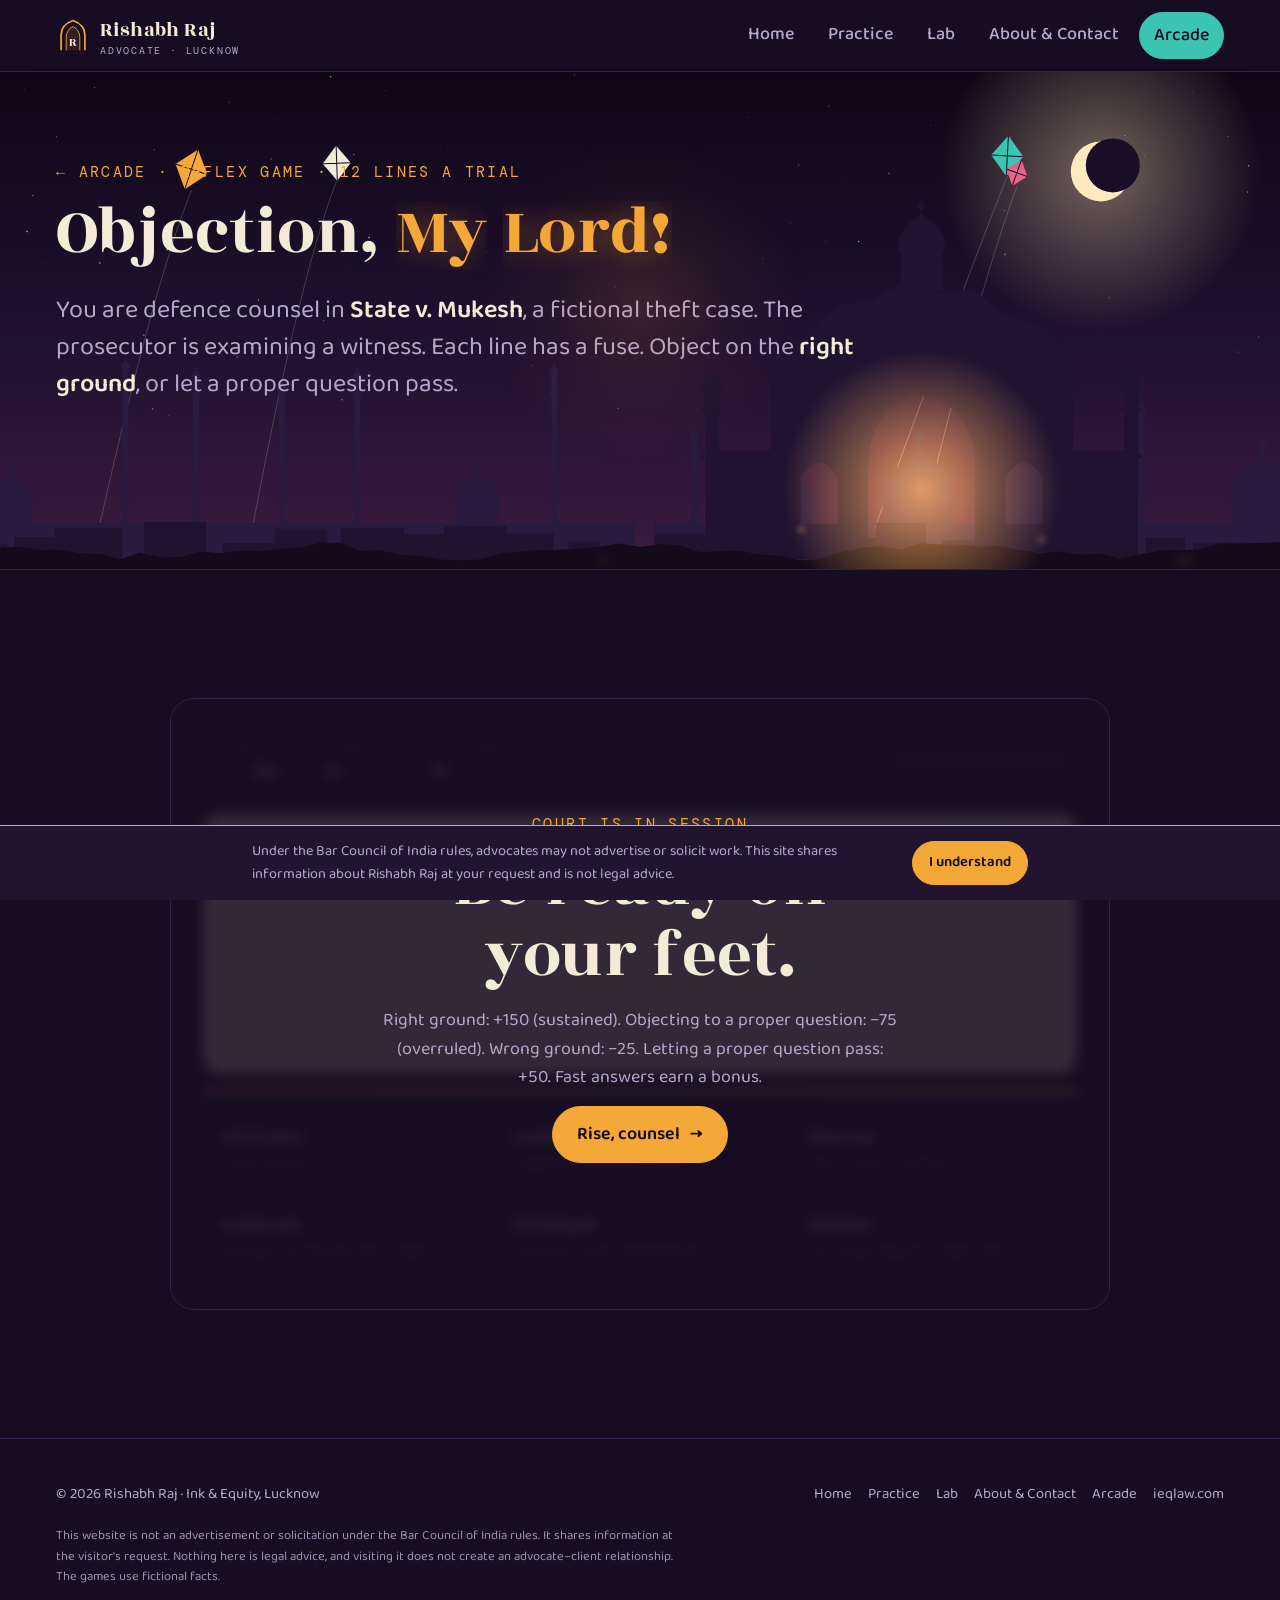
<file: games/objection.html>
<!doctype html>
<html lang="en">
<head>
<meta charset="utf-8">
<meta name="viewport" content="width=device-width, initial-scale=1, viewport-fit=cover">
<title>Objection, My Lord · Arcade</title>
<meta name="claude:viewport-fit-sides" content="cover">
<meta name="description" content="Object on the right ground while a witness is examined.">
<meta name="theme-color" content="#170d22">
<link rel="preconnect" href="https://fonts.googleapis.com">
<link rel="preconnect" href="https://fonts.gstatic.com" crossorigin>
<link rel="stylesheet" href="https://fonts.googleapis.com/css2?family=Baloo+2:wght@400;500;600;700&family=DM+Mono:wght@400;500&family=Rozha+One&display=swap">
<link rel="stylesheet" href="../assets/style.css">
</head>
<body>
<a class="sr" href="#main">Skip to content</a>
<header class="nav">
  <div class="wrap">
    <a class="brand" href="../index.html"><svg viewBox="0 0 40 40" aria-hidden="true"><path d="M6 38V20Q6 8 20 3Q34 8 34 20V38" fill="none" stroke="#f3a838" stroke-width="2"/><path d="M12 38V23Q12 14 20 10Q28 14 28 23V38" fill="#f3a83822" stroke="#f3a838" stroke-width="1"/><text x="20" y="33" text-anchor="middle" font-family="Rozha One,Georgia,serif" font-size="14" fill="#f5ead6">R</text></svg><span><b>Rishabh Raj</b><small>Advocate · Lucknow</small></span></a>
    <button class="menu-btn" type="button" aria-expanded="false" aria-controls="navlist">Menu</button>
    <ul id="navlist"><li><a href="../index.html">Home</a></li><li><a href="../practice.html">Practice</a></li><li><a href="../lab.html">Lab</a></li><li><a href="../about.html">About &amp; Contact</a></li><li><a href="../arcade.html" class="arcade-link" aria-current="page">Arcade</a></li></ul>
  </div>
</header>
<main id="main">
<section class="hero short">
  <canvas class="sky" data-variant="gate" aria-hidden="true"></canvas>
  <div class="wrap">
    <div class="eyebrow fade-in" style="--d:.1s"><a href="../arcade.html" style="text-decoration:none">← Arcade</a> · Reflex game · 12 lines a trial</div>
    <h1 style="margin-top:16px"><span data-split>Objection, <span class="glow-text">My Lord!</span></span></h1>
    <p class="lede fade-in" style="--d:.9s">You are defence counsel in <b>State v. Mukesh</b>, a fictional theft case. The prosecutor is examining a witness. Each line has a fuse. Object on the <b>right ground</b>, or let a proper question pass.</p>
  </div>
</section>

<section class="band">
  <div class="wrap">
    <div class="game" id="game" style="max-width:940px;margin:0 auto">
      <div class="hud">
        <div class="stats">
          <div class="stat"><small>Line</small><b id="ln">– / 12</b></div>
          <div class="stat"><small>Score</small><b id="score">0</b></div>
          <div class="stat"><small>Sustained</small><b id="sus">0</b></div>
        </div>
        <span class="tag" id="phase">Examination-in-chief</span>
      </div>
      <div class="court">
        <div class="transcript" id="tr" aria-live="polite">
          <div class="line q"><span class="who">Prosecutor</span>Tell the court where you were on the evening of 4 March.</div>
          <div class="line a"><span class="who">Witness</span>At my shop in Aminabad, My Lord.</div>
        </div>
        <div class="fuse"><i id="fuse"></i></div>
        <div class="grounds" id="grounds">
          <button type="button" class="opt pass" data-g="none"><b>Let it pass</b><small>Proper question</small></button>
          <button type="button" class="opt" data-g="leading"><b>Leading</b><small>Suggests the answer in chief</small></button>
          <button type="button" class="opt" data-g="hearsay"><b>Hearsay</b><small>What someone else said</small></button>
          <button type="button" class="opt" data-g="irrelevant"><b>Irrelevant</b><small>Nothing to do with the facts in issue</small></button>
          <button type="button" class="opt" data-g="privilege"><b>Privileged</b><small>Advocate–client communication</small></button>
          <button type="button" class="opt" data-g="opinion"><b>Opinion</b><small>Lay witness asked for expert view</small></button>
        </div>
        <div class="ruling" id="ruling" hidden></div>
      </div>
      <div class="overlay" id="start"><div class="inner"><div class="eyebrow">Court is in session</div><h2>Be ready on your feet.</h2><p class="mute">Right ground: +150 (sustained). Objecting to a proper question: −75 (overruled). Wrong ground: −25. Letting a proper question pass: +50. Fast answers earn a bonus.</p><button class="btn solid" type="button" id="go">Rise, counsel <span class="ar">→</span></button><p class="fineprint" id="bestline"></p></div></div>
    </div>
  </div>
</section>
<style>
.court{display:grid;gap:14px}
.transcript{height:260px;overflow-y:auto;padding:18px;border-radius:18px;background:#f5ead6;color:#2a1b14;font-family:var(--f-mono);font-size:.9rem;line-height:1.55;display:flex;flex-direction:column;gap:10px;scroll-behavior:smooth}
.transcript .line{animation:fadeUp .35s var(--ease)}
.transcript .who{display:inline-block;min-width:92px;font-weight:500;color:#7a2a4a;text-transform:uppercase;font-size:.72rem;letter-spacing:.1em}
.transcript .a .who{color:#1f6b62}
.transcript .r{color:#9b2c2c;font-style:italic}
.transcript .r.ok{color:#1f6b3a}
.transcript .live{background:#f3a83855;border-radius:8px;padding:4px 8px;margin:0 -8px}
.fuse{height:6px;border-radius:6px;background:var(--night-3);overflow:hidden}
.fuse i{display:block;height:100%;background:linear-gradient(90deg,var(--bad),var(--marigold));transform-origin:left}
.grounds{display:grid;grid-template-columns:repeat(3,minmax(0,1fr));gap:8px}
@media (max-width:640px){.grounds{grid-template-columns:repeat(2,minmax(0,1fr))}}
.grounds .opt b{display:block}
.grounds .opt.pass{border-color:var(--teal)}
.opt.right{border-color:var(--good);background:#5ed39a22}
.opt.wrong{border-color:var(--bad);background:#ff6f7d22}
.ruling{padding:14px 16px;border-radius:14px;background:var(--night);border-left:3px solid var(--marigold);color:var(--mute);animation:fadeUp .3s var(--ease)}
.ruling b{color:var(--ivory)}
.stamp-big{font-family:var(--f-display);font-size:var(--s-2);color:var(--marigold)}
</style>

</main>
<footer class="foot">
  <div class="wrap">
    <span>© 2026 Rishabh Raj · Ink &amp; Equity, Lucknow</span>
    <nav aria-label="Footer"><a href="../index.html">Home</a><a href="../practice.html">Practice</a><a href="../lab.html">Lab</a><a href="../about.html">About &amp; Contact</a><a href="../arcade.html">Arcade</a><a href="https://ieqlaw.com" target="_blank" rel="noopener">ieqlaw.com</a></nav>
    <p class="disc">This website is not an advertisement or solicitation under the Bar Council of India rules. It shares information at the visitor's request. Nothing here is legal advice, and visiting it does not create an advocate–client relationship. The games use fictional facts.</p>
  </div>
</footer>
<script src="../assets/site.js"></script>

<script>
(function(){
  // [question by prosecutor, witness answer, correct ground, explanation]
  const P=[
    ['Your name is Ramesh Gupta and you run a mobile shop in Aminabad?','Yes, My Lord.','none','Leading on introductory, undisputed matters is allowed.'],
    ['What did you see at about 7 p.m. that evening?','A man came in and asked to see phones.','none','An open question that lets the witness tell it in his own words.'],
    ['You saw the accused take the phone from the counter, didn\'t you?','Yes.','leading','In examination-in-chief, a question that suggests the answer on a disputed fact is leading.'],
    ['The man who took the phone was wearing a red jacket, wasn\'t he?','Yes, red.','leading','The identifying detail is put in the witness\'s mouth. That is leading on a fact in issue.'],
    ['What did your neighbour tell you he saw outside?','He said he saw Mukesh running towards the chowk.','hearsay','The witness can only speak to what he saw. The neighbour must be called himself.'],
    ['What did the beat constable say the CCTV showed?','He told me the video clearly showed Mukesh.','hearsay','A report of what the constable said about a video is hearsay. Produce the footage and the person who extracted it.'],
    ['Is it true the accused failed his Class 10 exams?','I have heard so.','irrelevant','His schooling has nothing to do with whether he took the phone.'],
    ['What is the accused\'s caste?','I do not know, My Lord.','irrelevant','Irrelevant, and improper to ask.'],
    ['What did the accused tell his advocate in the lock-up?','I could not hear, but…','privilege','Communications between a client and his advocate are protected from disclosure.'],
    ['Defence counsel\'s clerk told you what the defence will argue. What was it?','He said they will claim…','privilege','Professional communications made in confidence for the defence are privileged.'],
    ['In your opinion, was the accused\'s signature on the receipt forged?','It looks forged to me.','opinion','Whether a signature is forged needs a handwriting expert or someone who knows the writing. The shopkeeper is neither.'],
    ['As a shopkeeper, what was the cause of the injury on your hand, medically speaking?','A deep laceration from a sharp object.','opinion','A medical cause is for a doctor. The witness can only describe what happened.'],
    ['What was the model and price of the phone that went missing?','A Samsung, ₹22,000.','none','A proper factual question about the property in the case.'],
    ['How far was the man standing from you?','About three feet, across the counter.','none','A proper question about how well the witness could see.'],
    ['Was the shop lit at that time?','Yes, two tube lights were on.','none','Lighting bears on identification. A proper question.'],
    ['Did you know the man before that day?','I had seen him in the market once or twice.','none','A proper question about prior acquaintance.'],
    ['What did you do after the man left?','I shouted and called 112.','none','A proper question about conduct after the event.'],
    ['When the police came, you identified the accused at once, didn\'t you?','Yes, at once.','leading','The prompt "at once, didn\'t you" is leading on the identification itself.'],
    ['Your shop assistant said the man looked nervous. Did he?','Yes, he told me that.','hearsay','The assistant\'s statement is hearsay unless he is examined himself.'],
    ['Is the accused\'s family known to be quarrelsome?','People say so.','irrelevant','Rumours about his family are irrelevant, and also hearsay.'],
    ['Can you identify the man in court today?','Yes, he is standing there.','none','Identification in court is a proper question.'],
    ['How long was the man inside your shop?','About five minutes.','none','A proper question about duration.'],
    ['Speaking as an expert on phones, was the IMEI tampered with after the theft?','Surely, it must have been.','opinion','The witness is not qualified as an expert, and he is guessing.'],
    ['Do you support the political party the accused\'s father belongs to?','No, never.','irrelevant','Political views have no bearing on the facts in issue.']
  ];
  const $=id=>document.getElementById(id), game=$('game');
  const shuffle=a=>{a=[...a];for(let i=a.length-1;i>0;i--){const j=Math.random()*(i+1)|0;[a[i],a[j]]=[a[j],a[i]];}return a;};
  const NAMES={none:'No objection',leading:'Leading',hearsay:'Hearsay',irrelevant:'Irrelevant',privilege:'Privileged',opinion:'Opinion'};
  let lines,i,score,sus,t0,raf,lock=true,FUSE=6;
  const gb=[...$('grounds').querySelectorAll('.opt')];
  const bestv=RR.store.get('best:objection',null);if(bestv!=null)$('bestline').textContent='Your best: '+bestv;
  function add(cls,who,text){const d=document.createElement('div');d.className='line '+cls;d.innerHTML=(who?`<span class="who">${who}</span>`:'')+text;$('tr').appendChild(d);$('tr').scrollTop=$('tr').scrollHeight;return d;}
  function start(){
    const bad=shuffle(P.filter(p=>p[2]!=='none')).slice(0,7),ok=shuffle(P.filter(p=>p[2]==='none')).slice(0,5);
    lines=[P[0],...shuffle([...bad,...ok.filter(p=>p!==P[0]).slice(0,4)])].slice(0,12);
    i=0;score=0;sus=0;$('score').textContent=0;$('sus').textContent=0;$('tr').innerHTML='';add('r ok','','Court: Witness PW-1 sworn. Prosecutor may proceed.');next();
  }
  function next(){
    if(i>=lines.length)return end();
    lock=false;const q=lines[i];$('ln').textContent=(i+1)+' / '+lines.length;$('ruling').hidden=true;
    gb.forEach(b=>{b.classList.remove('right','wrong');b.disabled=false;});
    const live=add('q live','Prosecutor',q[0]);lines[i].el=live;
    t0=performance.now();cancelAnimationFrame(raf);
    (function tick(){const left=Math.max(0,1-(performance.now()-t0)/1000/FUSE);$('fuse').style.transform=`scaleX(${left})`;if(lock)return;if(left<=0)return decide('timeout',null);raf=requestAnimationFrame(tick);})();
  }
  function decide(g,b){
    if(lock)return;lock=true;const q=lines[i],secs=(performance.now()-t0)/1000,box=game.getBoundingClientRect();
    gb.forEach(x=>x.disabled=true);q.el.classList.remove('live');
    const fast=Math.round(Math.max(0,FUSE-secs)/FUSE*50);let pts=0,ruling='',txt='',ok=false;
    if(g==='timeout'){g='none';}
    if(g==='none'&&q[2]==='none'){pts=50;ruling='The question is allowed.';ok=true;}
    else if(g==='none'){pts=0;ruling=`You missed it. That was <b>${NAMES[q[2]]}</b>.`;}
    else if(q[2]==='none'){pts=-75;ruling='<b>Overruled.</b> The question is proper.';}
    else if(g===q[2]){pts=150+fast;sus++;ruling=`<b>Sustained.</b> ${NAMES[g]}.`;ok=true;}
    else{pts=-25;ruling=`The objection has merit, but the ground is <b>${NAMES[q[2]]}</b>, not ${NAMES[g]}.`;}
    score+=pts;$('score').textContent=score;$('sus').textContent=sus;
    gb.find(x=>x.dataset.g===q[2]).classList.add('right');if(b&&b.dataset.g!==q[2])b.classList.add('wrong','shake');
    const r=b?b.getBoundingClientRect():$('fuse').getBoundingClientRect();
    RR.floater(game,r.left-box.left+r.width/2-30,r.top-box.top-10,(pts>=0?'+':'')+pts,pts<0);
    if(q[2]!=='none'&&g===q[2]){add('r','Court','Objection sustained. The question is disallowed.');}
    else if(q[2]==='none'&&g!=='none'){add('r ok','Court','Objection overruled. The witness may answer.');add('a','Witness',q[1]);}
    else add('a','Witness',q[1]);
    $('ruling').hidden=false;$('ruling').innerHTML=`${ruling} ${q[3]}`;
    i++;setTimeout(next,2300);
  }
  gb.forEach(b=>b.onclick=()=>decide(b.dataset.g,b));
  function end(){
    $('phase').textContent='Witness discharged';
    const best=Math.max(score,RR.store.get('best:objection',0));RR.store.set('best:objection',best);
    const ov=document.createElement('div');ov.className='overlay';
    ov.innerHTML=`<div class="inner"><div class="eyebrow">Witness discharged</div><div class="score">${score}</div><p class="mute">${sus} objections sustained. ${score>=1300?'The Bench noted your sharpness.':score>=700?'Solid on your feet.':'Watch for leading questions in chief and second-hand accounts.'} Best: ${best}.</p><div class="btns" style="justify-content:center"><button class="btn solid" type="button" id="again">Next witness</button><a class="btn teal" href="../arcade.html">Arcade</a></div></div>`;
    game.appendChild(ov);if(score>=1000)RR.confetti(game);ov.querySelector('#again').onclick=()=>{ov.remove();$('phase').textContent='Examination-in-chief';start();};
  }
  $('go').onclick=()=>{$('start').remove();start();};
})();
</script>

</body>
</html>
</file>
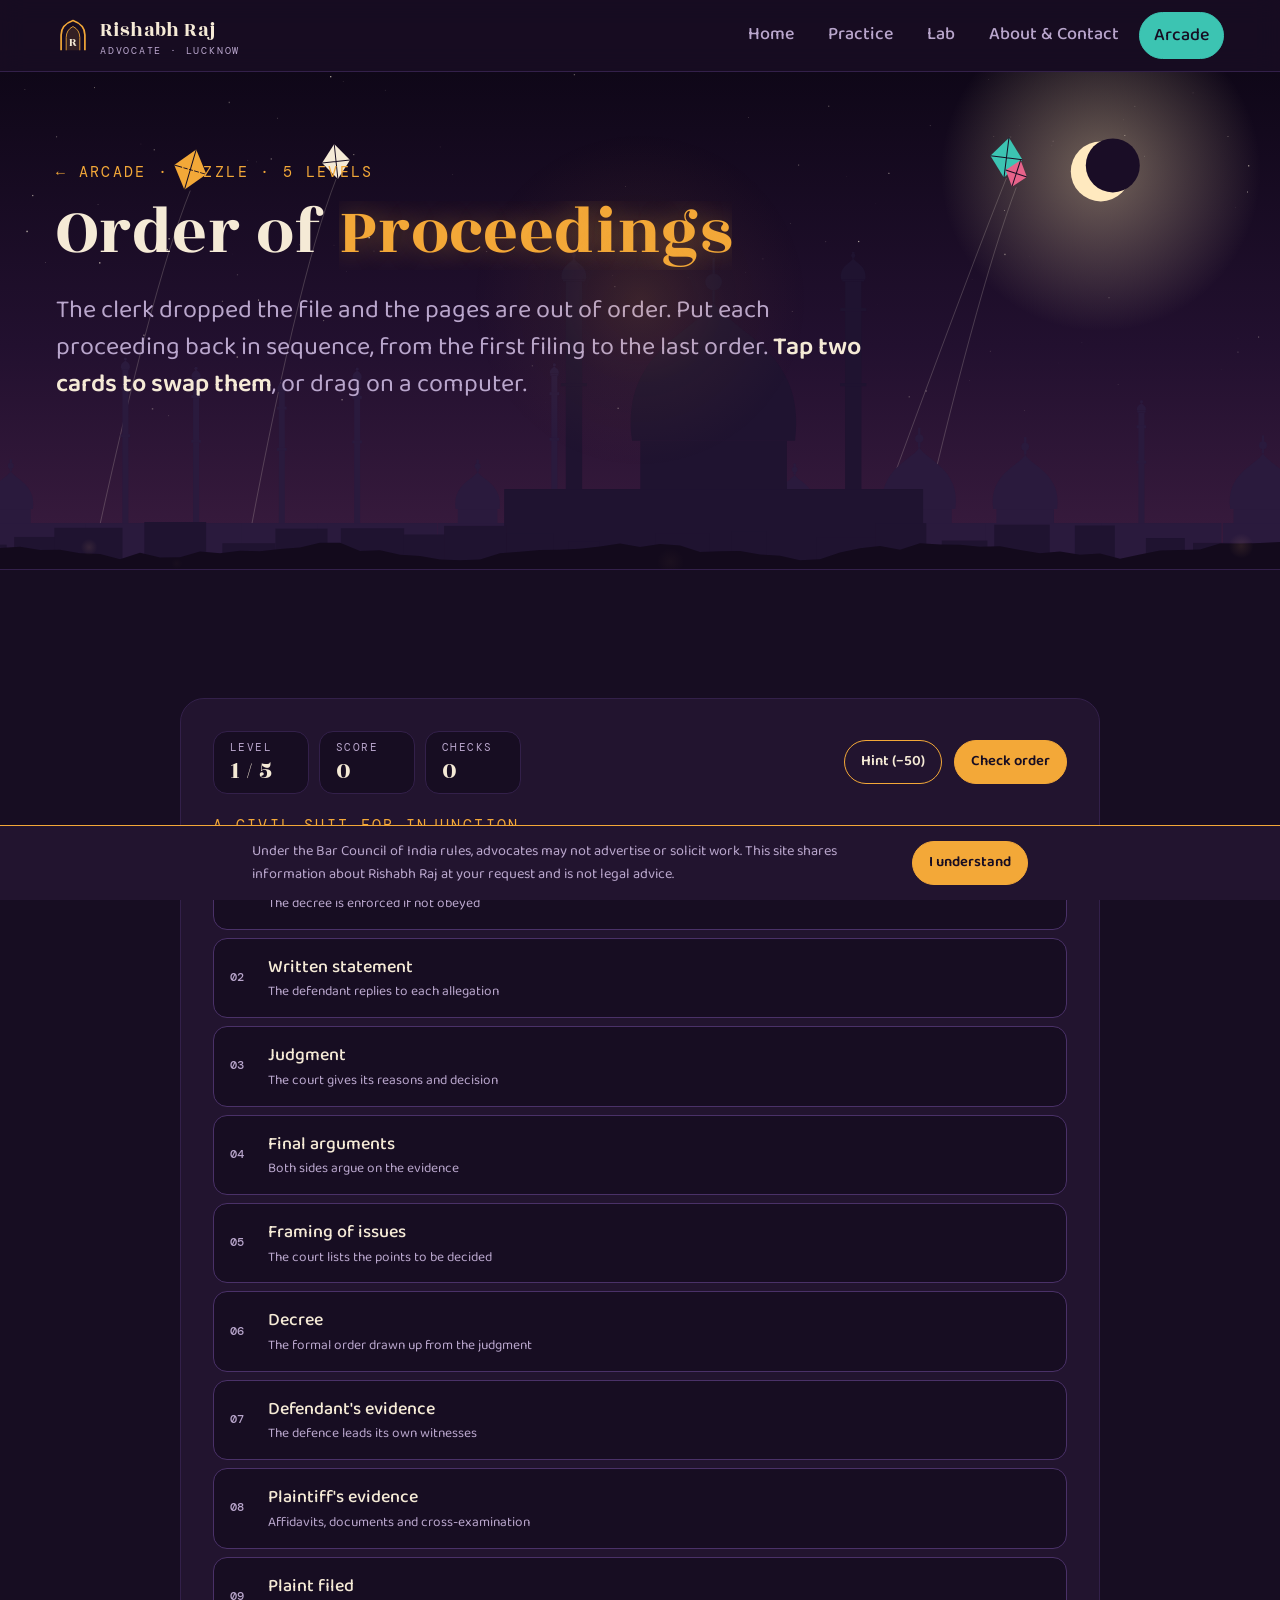
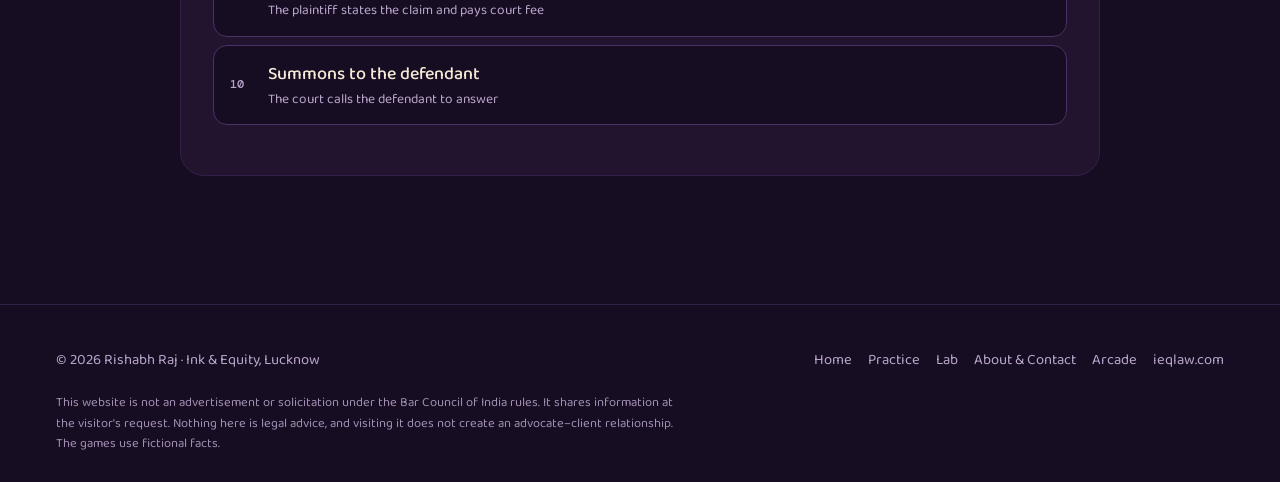
<file: games/order-of-proceedings.html>
<!doctype html>
<html lang="en">
<head>
<meta charset="utf-8">
<meta name="viewport" content="width=device-width, initial-scale=1, viewport-fit=cover">
<title>Order of Proceedings · Arcade</title>
<meta name="claude:viewport-fit-sides" content="cover">
<meta name="description" content="Put the steps of five kinds of case back in order.">
<meta name="theme-color" content="#170d22">
<link rel="preconnect" href="https://fonts.googleapis.com">
<link rel="preconnect" href="https://fonts.gstatic.com" crossorigin>
<link rel="stylesheet" href="https://fonts.googleapis.com/css2?family=Baloo+2:wght@400;500;600;700&family=DM+Mono:wght@400;500&family=Rozha+One&display=swap">
<link rel="stylesheet" href="../assets/style.css">
</head>
<body>
<a class="sr" href="#main">Skip to content</a>
<header class="nav">
  <div class="wrap">
    <a class="brand" href="../index.html"><svg viewBox="0 0 40 40" aria-hidden="true"><path d="M6 38V20Q6 8 20 3Q34 8 34 20V38" fill="none" stroke="#f3a838" stroke-width="2"/><path d="M12 38V23Q12 14 20 10Q28 14 28 23V38" fill="#f3a83822" stroke="#f3a838" stroke-width="1"/><text x="20" y="33" text-anchor="middle" font-family="Rozha One,Georgia,serif" font-size="14" fill="#f5ead6">R</text></svg><span><b>Rishabh Raj</b><small>Advocate · Lucknow</small></span></a>
    <button class="menu-btn" type="button" aria-expanded="false" aria-controls="navlist">Menu</button>
    <ul id="navlist"><li><a href="../index.html">Home</a></li><li><a href="../practice.html">Practice</a></li><li><a href="../lab.html">Lab</a></li><li><a href="../about.html">About &amp; Contact</a></li><li><a href="../arcade.html" class="arcade-link" aria-current="page">Arcade</a></li></ul>
  </div>
</header>
<main id="main">
<section class="hero short">
  <canvas class="sky" data-variant="domes" aria-hidden="true"></canvas>
  <div class="wrap">
    <div class="eyebrow fade-in" style="--d:.1s"><a href="../arcade.html" style="text-decoration:none">← Arcade</a> · Puzzle · 5 levels</div>
    <h1 style="margin-top:16px"><span data-split>Order of <span class="glow-text">Proceedings</span></span></h1>
    <p class="lede fade-in" style="--d:.9s">The clerk dropped the file and the pages are out of order. Put each proceeding back in sequence, from the first filing to the last order. <b>Tap two cards to swap them</b>, or drag on a computer.</p>
  </div>
</section>

<section class="band">
  <div class="wrap">
    <div class="game" id="game" style="max-width:920px;margin:0 auto">
      <div class="hud">
        <div class="stats">
          <div class="stat"><small>Level</small><b id="lv">1 / 5</b></div>
          <div class="stat"><small>Score</small><b id="score">0</b></div>
          <div class="stat"><small>Checks</small><b id="checks">0</b></div>
        </div>
        <div class="btns"><button class="btn small" type="button" id="hint">Hint (−50)</button><button class="btn small solid" type="button" id="check">Check order</button></div>
      </div>
      <div class="eyebrow" id="title" style="margin-bottom:12px"></div>
      <ol class="seq" id="seq"></ol>
      <p class="fineprint" id="msg" aria-live="polite"></p>
    </div>
  </div>
</section>
<style>
.seq{list-style:none;margin:0;padding:0;display:grid;gap:8px;counter-reset:s}
.seq li{counter-increment:s}
.tile{width:100%;display:flex;align-items:center;gap:14px;text-align:left;padding:14px 16px;border-radius:14px;border:1.5px solid var(--night-4);background:var(--night);color:var(--ivory);font:inherit;font-weight:500;cursor:grab;transition:border-color .25s,background .25s,transform .3s var(--spring),box-shadow .25s;touch-action:none;user-select:none}
.tile::before{content:counter(s,decimal-leading-zero);font-family:var(--f-mono);font-size:.78rem;color:var(--mute);width:24px;flex:none}
.tile:hover{border-color:var(--marigold)}
.tile.sel{border-color:var(--marigold);background:#f3a8381f;transform:scale(1.02);box-shadow:0 0 0 4px var(--marigold-soft)}
.tile.ok{border-color:var(--good);background:#5ed39a18}
.tile.ok::before{color:var(--good)}
.tile.no{border-color:var(--bad)}
.tile.drag{opacity:.4}
.tile.over{border-style:dashed;border-color:var(--teal)}
.tile.locked{cursor:default}
.tile small{display:block;color:var(--mute);font-weight:400;font-size:.85rem}
</style>

</main>
<footer class="foot">
  <div class="wrap">
    <span>© 2026 Rishabh Raj · Ink &amp; Equity, Lucknow</span>
    <nav aria-label="Footer"><a href="../index.html">Home</a><a href="../practice.html">Practice</a><a href="../lab.html">Lab</a><a href="../about.html">About &amp; Contact</a><a href="../arcade.html">Arcade</a><a href="https://ieqlaw.com" target="_blank" rel="noopener">ieqlaw.com</a></nav>
    <p class="disc">This website is not an advertisement or solicitation under the Bar Council of India rules. It shares information at the visitor's request. Nothing here is legal advice, and visiting it does not create an advocate–client relationship. The games use fictional facts.</p>
  </div>
</footer>
<script src="../assets/site.js"></script>

<script>
(function(){
  const L=[
    ['A civil suit for injunction',[['Plaint filed','The plaintiff states the claim and pays court fee'],['Summons to the defendant','The court calls the defendant to answer'],['Written statement','The defendant replies to each allegation'],['Framing of issues','The court lists the points to be decided'],['Plaintiff\'s evidence','Affidavits, documents and cross-examination'],['Defendant\'s evidence','The defence leads its own witnesses'],['Final arguments','Both sides argue on the evidence'],['Judgment','The court gives its reasons and decision'],['Decree','The formal order drawn up from the judgment'],['Execution','The decree is enforced if not obeyed']]],
    ['A writ petition in the High Court',[['Petition filed','With affidavit and annexures'],['Registry reports defects','Missing pages, fees or affidavits are flagged'],['Defects cured','The office objections are removed'],['Listed for admission','First hearing before the Bench'],['Notice issued','Respondents are asked to reply'],['Counter affidavit','The State or authority files its reply'],['Rejoinder affidavit','The petitioner answers the counter'],['Final hearing','The matter is argued in full'],['Judgment','The writ is allowed or dismissed']]],
    ['A cheque-bounce case under Section 138',[['Cheque presented','Within its validity'],['Return memo from the bank','"Funds insufficient"'],['Demand notice sent','Within 30 days of learning of dishonour'],['15 days pass without payment','The cause of action arises'],['Complaint filed','Within one month of the cause of action'],['Cognizance and summons','The Magistrate summons the accused'],['Evidence','Complainant and accused lead evidence'],['Judgment','Conviction or acquittal']]],
    ['A Sessions trial under the BNSS',[['FIR registered','Information about a cognizable offence'],['Investigation','Police collect evidence and statements'],['Police report filed','The chargesheet goes to the Magistrate'],['Cognizance by the Magistrate','The court takes notice of the offence'],['Committal to the Court of Session','The case is sent to the Sessions Judge'],['Framing of charge','The accused is told what he must answer'],['Prosecution evidence','Witnesses for the State'],['Statement of the accused','The accused explains the evidence against him'],['Defence evidence','If the defence chooses to lead any'],['Final arguments','Both sides argue'],['Judgment','Acquittal, or conviction and then sentence']]],
    ['Buying farmland and getting it recorded',[['Title search','Check the khatauni and past deeds'],['Stamp duty paid','E-stamp bought in the buyer\'s name'],['Sale deed executed','Seller and buyer sign before witnesses'],['Presented for registration','Before the Sub-Registrar'],['Deed registered','Entered in the register and returned'],['Mutation application','Filed with the Tehsil'],['Mutation order','The buyer\'s name enters the khatauni']]]
  ];
  const $=id=>document.getElementById(id), game=$('game');
  const shuffle=a=>{a=[...a];for(let i=a.length-1;i>0;i--){const j=Math.random()*(i+1)|0;[a[i],a[j]]=[a[j],a[i]];}return a;};
  let lv=0,order=[],score=0,checks=0,sel=null,dragFrom=null,lvChecks=0,locked=new Set();
  function load(){
    const [t,steps]=L[lv];$('lv').textContent=(lv+1)+' / '+L.length;$('title').textContent=t;
    order=steps.map((s,i)=>i);do{order=shuffle(order);}while(order.every((v,i)=>v===i));
    lvChecks=0;locked=new Set();sel=null;$('msg').textContent='';render();
  }
  function render(){
    const steps=L[lv][1];
    $('seq').innerHTML=order.map((v,pos)=>`<li><button type="button" class="tile ${locked.has(pos)?'ok locked':''} ${sel===pos?'sel':''}" data-p="${pos}" draggable="${!locked.has(pos)}"><span><span>${steps[v][0]}</span><small>${steps[v][1]}</small></span></button></li>`).join('');
    $('seq').querySelectorAll('.tile').forEach(t=>{
      const p=+t.dataset.p;
      t.onclick=()=>{if(locked.has(p))return;if(sel==null){sel=p;render();}else if(sel===p){sel=null;render();}else{swap(sel,p);sel=null;}};
      t.ondragstart=e=>{if(locked.has(p)){e.preventDefault();return;}dragFrom=p;t.classList.add('drag');e.dataTransfer.effectAllowed='move';};
      t.ondragend=()=>t.classList.remove('drag');
      t.ondragover=e=>{e.preventDefault();t.classList.add('over');};
      t.ondragleave=()=>t.classList.remove('over');
      t.ondrop=e=>{e.preventDefault();t.classList.remove('over');if(dragFrom!=null&&!locked.has(p))swap(dragFrom,p);dragFrom=null;};
    });
  }
  function swap(a,b){[order[a],order[b]]=[order[b],order[a]];render();const t=$('seq').querySelectorAll('.tile');[a,b].forEach(i=>t[i]&&t[i].classList.add('pop'));}
  $('check').onclick=()=>{
    checks++;lvChecks++;$('checks').textContent=checks;
    const t=$('seq').querySelectorAll('.tile');let good=0;
    order.forEach((v,i)=>{if(v===i){good++;locked.add(i);}});
    render();const t2=$('seq').querySelectorAll('.tile');order.forEach((v,i)=>{if(v!==i)t2[i].classList.add('no','shake');});
    if(good===order.length){
      const pts=Math.max(100,500-(lvChecks-1)*80);score+=pts;$('score').textContent=score;
      const r=game.getBoundingClientRect();RR.floater(game,r.width/2-40,120,'+'+pts);RR.confetti(game);
      $('msg').textContent=lv<L.length-1?'Correct. Every page is in order.':'All five files restored.';
      if(lv<L.length-1){setTimeout(()=>{lv++;load();game.scrollIntoView({behavior:'smooth',block:'start'});},1500);}else end();
    } else $('msg').textContent=`${good} of ${order.length} are in the right place and locked green. Swap the rest.`;
  };
  $('hint').onclick=()=>{const i=order.findIndex((v,k)=>v!==k&&!locked.has(k));if(i<0)return;const j=order.indexOf(i);score=Math.max(0,score-50);$('score').textContent=score;swap(i,j);locked.add(i);render();$('msg').textContent='Hint: one card moved into place.';};
  function end(){
    const best=Math.max(score,RR.store.get('best:order',0));RR.store.set('best:order',best);
    const ov=document.createElement('div');ov.className='overlay';
    ov.innerHTML=`<div class="inner"><div class="eyebrow">Files restored</div><div class="score">${score}</div><p class="mute">${checks} checks across five files. ${checks<=7?'The registry could learn from you.':'Fewer checks means more points. Try again.'} Best: ${best}.</p><div class="btns" style="justify-content:center"><button class="btn solid" type="button" id="again">Shuffle again</button><a class="btn teal" href="../arcade.html">Arcade</a></div></div>`;
    game.appendChild(ov);ov.querySelector('#again').onclick=()=>{ov.remove();lv=0;score=0;checks=0;$('score').textContent=0;$('checks').textContent=0;load();};
  }
  load();
})();
</script>

</body>
</html>
</file>
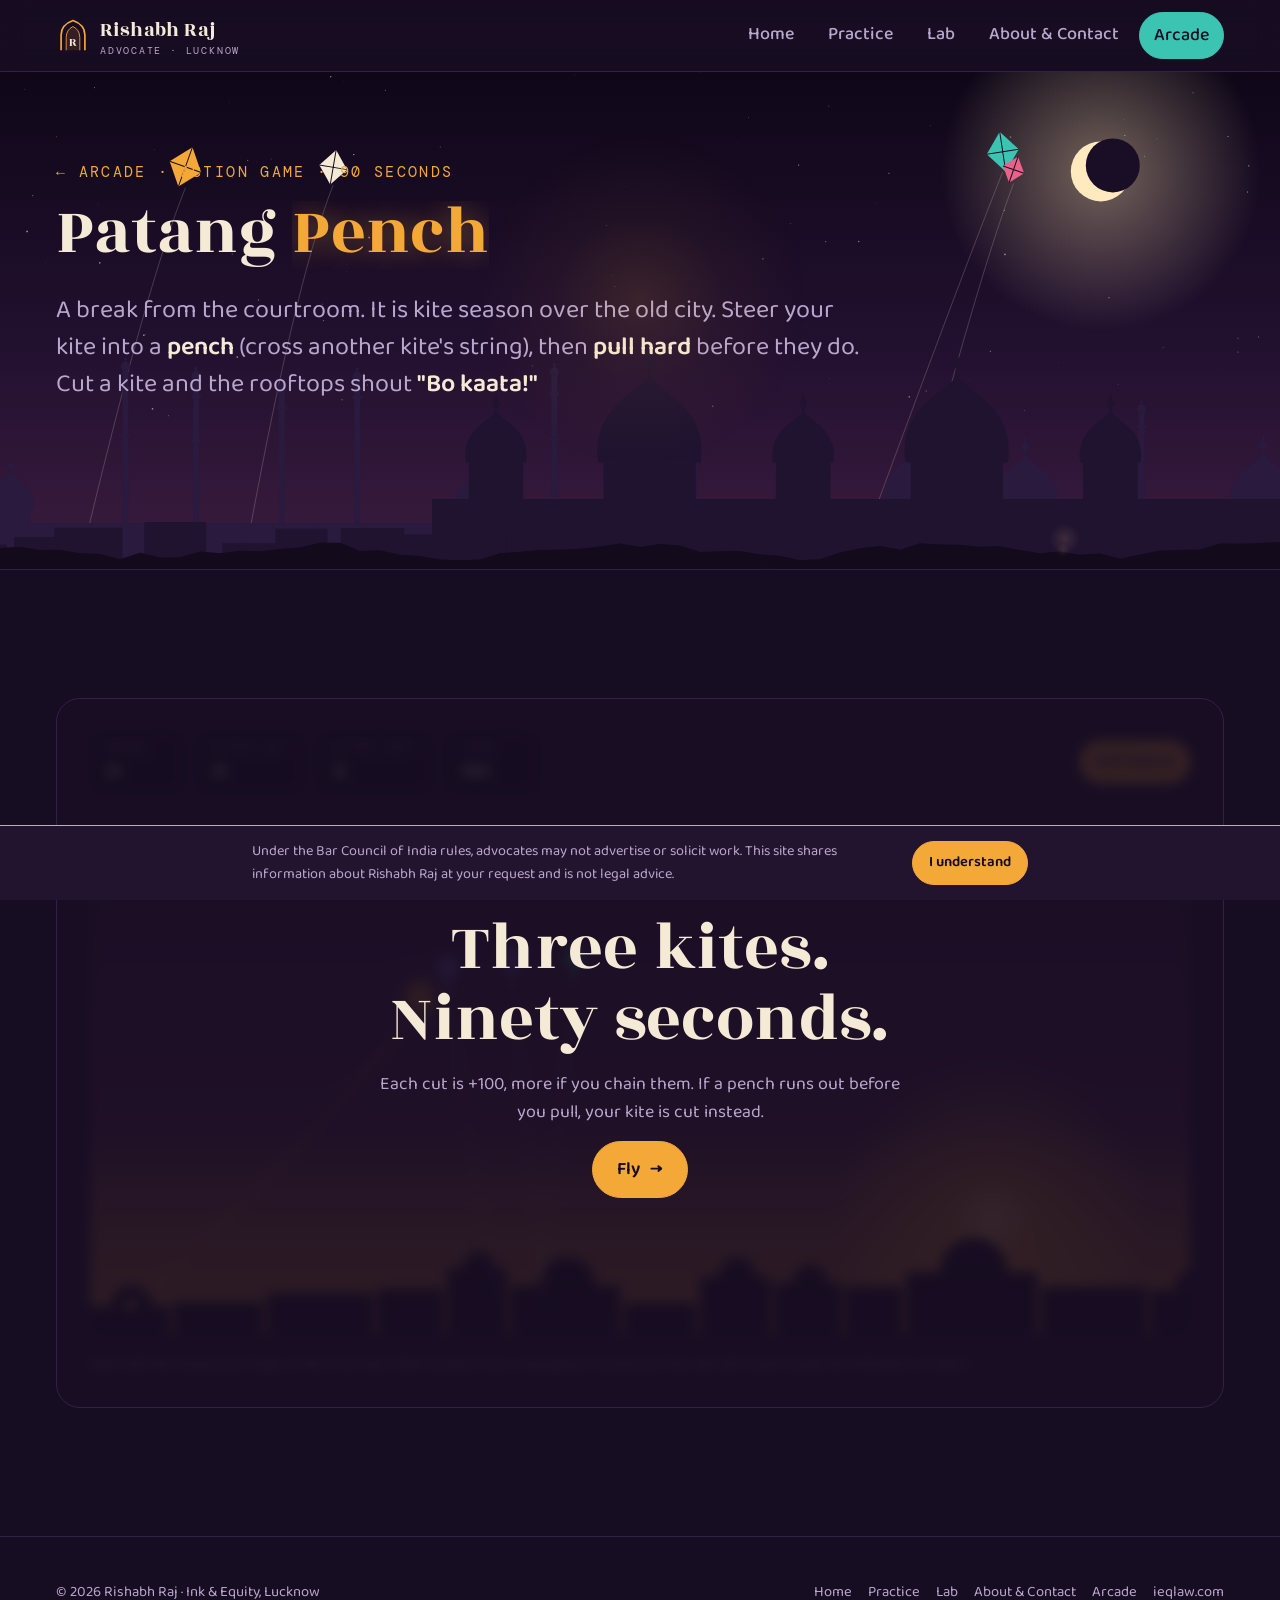
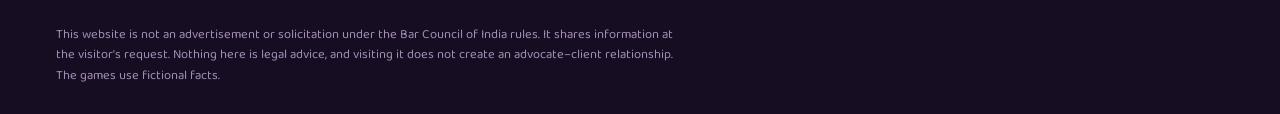
<file: games/patang-pench.html>
<!doctype html>
<html lang="en">
<head>
<meta charset="utf-8">
<meta name="viewport" content="width=device-width, initial-scale=1, viewport-fit=cover">
<title>Patang Pench · Arcade</title>
<meta name="claude:viewport-fit-sides" content="cover">
<meta name="description" content="A kite-fighting game over the rooftops of Lucknow.">
<meta name="theme-color" content="#170d22">
<link rel="preconnect" href="https://fonts.googleapis.com">
<link rel="preconnect" href="https://fonts.gstatic.com" crossorigin>
<link rel="stylesheet" href="https://fonts.googleapis.com/css2?family=Baloo+2:wght@400;500;600;700&family=DM+Mono:wght@400;500&family=Rozha+One&display=swap">
<link rel="stylesheet" href="../assets/style.css">
</head>
<body>
<a class="sr" href="#main">Skip to content</a>
<header class="nav">
  <div class="wrap">
    <a class="brand" href="../index.html"><svg viewBox="0 0 40 40" aria-hidden="true"><path d="M6 38V20Q6 8 20 3Q34 8 34 20V38" fill="none" stroke="#f3a838" stroke-width="2"/><path d="M12 38V23Q12 14 20 10Q28 14 28 23V38" fill="#f3a83822" stroke="#f3a838" stroke-width="1"/><text x="20" y="33" text-anchor="middle" font-family="Rozha One,Georgia,serif" font-size="14" fill="#f5ead6">R</text></svg><span><b>Rishabh Raj</b><small>Advocate · Lucknow</small></span></a>
    <button class="menu-btn" type="button" aria-expanded="false" aria-controls="navlist">Menu</button>
    <ul id="navlist"><li><a href="../index.html">Home</a></li><li><a href="../practice.html">Practice</a></li><li><a href="../lab.html">Lab</a></li><li><a href="../about.html">About &amp; Contact</a></li><li><a href="../arcade.html" class="arcade-link" aria-current="page">Arcade</a></li></ul>
  </div>
</header>
<main id="main">
<section class="hero short">
  <canvas class="sky" data-variant="rooftops" aria-hidden="true"></canvas>
  <div class="wrap">
    <div class="eyebrow fade-in" style="--d:.1s"><a href="../arcade.html" style="text-decoration:none">← Arcade</a> · Action game · 90 seconds</div>
    <h1 style="margin-top:16px"><span data-split>Patang <span class="glow-text">Pench</span></span></h1>
    <p class="lede fade-in" style="--d:.9s">A break from the courtroom. It is kite season over the old city. Steer your kite into a <b>pench</b> (cross another kite's string), then <b>pull hard</b> before they do. Cut a kite and the rooftops shout <b>"Bo kaata!"</b></p>
  </div>
</section>

<section class="band">
  <div class="wrap">
    <div class="game" id="game">
      <div class="hud">
        <div class="stats">
          <div class="stat"><small>Score</small><b id="score">0</b></div>
          <div class="stat"><small>Kites cut</small><b id="cut">0</b></div>
          <div class="stat"><small>Kites left</small><b id="lives">3</b></div>
          <div class="stat"><small>Time</small><b id="time">90</b></div>
        </div>
        <button class="btn small solid" type="button" id="pull">Pull! (Space)</button>
      </div>
      <div class="pitch"><canvas id="cv" aria-label="Kite fighting game. Move the pointer or use arrow keys to steer your marigold kite. Press Space or the Pull button during a pench."></canvas></div>
      <p class="fineprint">Steer with the mouse, your finger, or the arrow keys. When strings cross, a ring appears around your kite: pull with a quick swipe, the Pull button, or Space.</p>
      <div class="overlay" id="start"><div class="inner"><div class="eyebrow">Basant on the rooftops</div><h2>Three kites. Ninety seconds.</h2><p class="mute">Each cut is +100, more if you chain them. If a pench runs out before you pull, your kite is cut instead.</p><button class="btn solid" type="button" id="go">Fly <span class="ar">→</span></button><p class="fineprint" id="bestline"></p></div></div>
    </div>
  </div>
</section>
<style>
.pitch{position:relative;border-radius:18px;overflow:hidden;border:1px solid var(--night-3);background:var(--night)}
#cv{display:block;width:100%;height:clamp(340px,56vw,520px);touch-action:none;cursor:crosshair}
</style>

</main>
<footer class="foot">
  <div class="wrap">
    <span>© 2026 Rishabh Raj · Ink &amp; Equity, Lucknow</span>
    <nav aria-label="Footer"><a href="../index.html">Home</a><a href="../practice.html">Practice</a><a href="../lab.html">Lab</a><a href="../about.html">About &amp; Contact</a><a href="../arcade.html">Arcade</a><a href="https://ieqlaw.com" target="_blank" rel="noopener">ieqlaw.com</a></nav>
    <p class="disc">This website is not an advertisement or solicitation under the Bar Council of India rules. It shares information at the visitor's request. Nothing here is legal advice, and visiting it does not create an advocate–client relationship. The games use fictional facts.</p>
  </div>
</footer>
<script src="../assets/site.js"></script>

<script>
(function(){
  const $=id=>document.getElementById(id), game=$('game'), cv=$('cv'), ctx=cv.getContext('2d');
  const dpr=Math.min(devicePixelRatio||1,2); let W=0,H=0, roofs=[];
  function size(){const r=cv.getBoundingClientRect();W=r.width;H=r.height;cv.width=W*dpr;cv.height=H*dpr;ctx.setTransform(dpr,0,0,dpr,0,0);
    roofs=[];let x=0;while(x<W){const w=50+Math.random()*90;roofs.push({x,w,h:24+Math.random()*44,dome:Math.random()<.3});x+=w;}}
  size();addEventListener('resize',size);
  const COLORS=['#3cc4b2','#e7638a','#f5ead6','#9b7bff','#5ed39a'];
  let st=null, target={x:0,y:0}, hist=[], keys={}, pullFlag=0, raf;
  function fresh(){return{t:0,time:90,score:0,cut:0,lives:3,chain:0,
    me:{x:W*.3,y:H*.35,vx:0,vy:0,anchor:{x:40,y:H-30},alive:true,respawn:0,ang:0},
    rivals:[],falling:[],pench:null,msgs:[],running:true,spawn:0};}
  function rival(){const ax=W*(.35+Math.random()*.6);return{anchor:{x:ax,y:H-30-Math.random()*20},x:ax+(Math.random()-.5)*120,y:H*.2+Math.random()*H*.25,tx:0,ty:0,retarget:0,c:COLORS[Math.random()*COLORS.length|0],speed:.6+Math.random()*.6,ang:0,aggro:Math.random()<.5};}
  // geometry
  function inter(a,b,c,d){const d1=(b.x-a.x)*(c.y-a.y)-(b.y-a.y)*(c.x-a.x),d2=(b.x-a.x)*(d.y-a.y)-(b.y-a.y)*(d.x-a.x),d3=(d.x-c.x)*(a.y-c.y)-(d.y-c.y)*(a.x-c.x),d4=(d.x-c.x)*(b.y-c.y)-(d.y-c.y)*(b.x-c.x);return d1*d2<0&&d3*d4<0;}
  // input
  function setTarget(e){const r=cv.getBoundingClientRect();target.x=e.clientX-r.left;target.y=e.clientY-r.top;const now=performance.now();hist.push({x:target.x,y:target.y,t:now});while(hist.length&&now-hist[0].t>140)hist.shift();}
  cv.addEventListener('pointermove',setTarget);cv.addEventListener('pointerdown',e=>{setTarget(e);cv.setPointerCapture(e.pointerId);});
  addEventListener('keydown',e=>{if(!st||!st.running)return;if(e.code==='Space'){e.preventDefault();pullFlag=performance.now();}if(e.key.startsWith('Arrow')){e.preventDefault();keys[e.key]=1;}});
  addEventListener('keyup',e=>{keys[e.key]=0;});
  $('pull').addEventListener('click',()=>{pullFlag=performance.now();});
  function swipeSpeed(){if(hist.length<2)return 0;const a=hist[0],b=hist[hist.length-1];const dt=b.t-a.t;return dt>0?Math.hypot(b.x-a.x,b.y-a.y)/dt:0;}
  function say(text,x,y,c){st.msgs.push({text,x,y,c:c||'#f3a838',life:1});}
  function kite(x,y,s,c,ang,glow){
    ctx.save();ctx.translate(x,y);ctx.rotate(ang);
    if(glow){ctx.shadowColor=c;ctx.shadowBlur=22;}
    ctx.fillStyle=c;ctx.beginPath();ctx.moveTo(0,-s);ctx.lineTo(s*.8,0);ctx.lineTo(0,s*1.05);ctx.lineTo(-s*.8,0);ctx.closePath();ctx.fill();ctx.shadowBlur=0;
    ctx.strokeStyle='#170d22';ctx.lineWidth=1.4;ctx.beginPath();ctx.moveTo(0,-s);ctx.lineTo(0,s*1.05);ctx.moveTo(-s*.8,0);ctx.quadraticCurveTo(0,-s*.35,s*.8,0);ctx.stroke();
    ctx.fillStyle=c;ctx.beginPath();ctx.moveTo(0,s*1.05);ctx.lineTo(-5,s*1.45);ctx.lineTo(5,s*1.45);ctx.fill();
    ctx.restore();
  }
  function string(a,k,c,w){ctx.strokeStyle=c;ctx.lineWidth=w||1.2;ctx.beginPath();ctx.moveTo(a.x,a.y);const mx=(a.x+k.x)/2,my=(a.y+k.y)/2+Math.min(40,Math.hypot(a.x-k.x,a.y-k.y)*.08);ctx.quadraticCurveTo(mx,my,k.x,k.y+12);ctx.stroke();}
  function update(dt){
    st.t+=dt;st.time-=dt;if(st.time<=0)return end();
    const me=st.me;
    // keyboard steering
    const ks=420*dt;if(keys.ArrowLeft)target.x-=ks;if(keys.ArrowRight)target.x+=ks;if(keys.ArrowUp)target.y-=ks;if(keys.ArrowDown)target.y+=ks;
    target.x=Math.max(20,Math.min(W-20,target.x));target.y=Math.max(20,Math.min(H*.72,target.y));
    if(me.alive){const px=me.x,py=me.y;me.x+=(target.x-me.x)*Math.min(1,dt*4);me.y+=(target.y-me.y)*Math.min(1,dt*4);me.vx=(me.x-px)/dt;me.vy=(me.y-py)/dt;me.ang=Math.max(-.6,Math.min(.6,me.vx/600))+Math.sin(st.t*3)*.05;}
    else if((me.respawn-=dt)<=0){me.alive=true;me.x=60;me.y=H*.6;say('New kite up!',90,H*.55,'#f5ead6');}
    // rivals
    const want=Math.min(4,2+Math.floor(st.t/25));st.spawn-=dt;
    if(st.rivals.length<want&&st.spawn<=0){st.rivals.push(rival());st.spawn=1.2;}
    st.rivals.forEach(r=>{
      if((r.retarget-=dt)<=0){r.retarget=1.5+Math.random()*2;
        if(r.aggro&&me.alive&&Math.random()<.6){const m={x:(me.anchor.x+me.x)/2,y:(me.anchor.y+me.y)/2};r.tx=m.x+(Math.random()-.5)*80;r.ty=Math.max(30,m.y-40-Math.random()*60);}
        else{r.tx=W*(.15+Math.random()*.8);r.ty=H*(.08+Math.random()*.45);}}
      const s=r.speed*(1+st.t/120);r.x+=(r.tx-r.x)*Math.min(1,dt*s);r.y+=(r.ty-r.y)*Math.min(1,dt*s);r.ang=Math.sin(st.t*2+r.anchor.x)*.25;
    });
    // pench detection
    if(me.alive&&!st.pench){for(const r of st.rivals){if(inter(me.anchor,me,r.anchor,r)){st.pench={r,left:Math.max(1,1.7-st.t/120),max:Math.max(1,1.7-st.t/120)};say('Pench!',me.x,me.y-30);break;}}}
    if(st.pench){const p=st.pench;
      if(!st.rivals.includes(p.r)||!inter(me.anchor,me,p.r.anchor,p.r)){ // slipped apart
        if(!st.rivals.includes(p.r)||p.left<p.max-0.15) st.pench=null; }
      if(st.pench){
        const pulled=swipeSpeed()>1.1||performance.now()-pullFlag<160;
        if(pulled){cutRival(p.r);st.pench=null;pullFlag=0;}
        else if((p.left-=dt)<=0){loseKite();st.pench=null;}
      }
    }
    // falling kites
    st.falling.forEach(f=>{f.t+=dt;f.x+=f.vx*dt+Math.sin(f.t*3)*30*dt;f.y+=f.vy*dt;f.vy=Math.min(60,f.vy+10*dt);f.ang+=dt*1.5;});
    st.falling=st.falling.filter(f=>f.y<H+40&&f.x>-60&&f.x<W+60);
    st.msgs.forEach(m=>{m.life-=dt*.8;m.y-=dt*30;});st.msgs=st.msgs.filter(m=>m.life>0);
    hud();
  }
  function cutRival(r){st.rivals=st.rivals.filter(x=>x!==r);st.falling.push({x:r.x,y:r.y,vx:40+Math.random()*60,vy:-10,t:0,ang:r.ang,c:r.c});
    st.chain++;st.cut++;const pts=100+(st.chain-1)*50;st.score+=pts;say('Bo kaata! +'+pts,r.x,r.y-20);st.spawn=1.5;}
  function loseKite(){const me=st.me;st.falling.push({x:me.x,y:me.y,vx:-50,vy:-10,t:0,ang:me.ang,c:'#f3a838'});me.alive=false;me.respawn=1.4;st.chain=0;st.lives--;say('Your kite is cut!',me.x,me.y-20,'#ff6f7d');game.classList.add('shake');setTimeout(()=>game.classList.remove('shake'),400);if(st.lives<=0)setTimeout(end,600);}
  function hud(){$('score').textContent=st.score;$('cut').textContent=st.cut;$('lives').textContent=Math.max(0,st.lives);$('time').textContent=Math.max(0,Math.ceil(st.time));}
  function draw(){
    const g=ctx.createLinearGradient(0,0,0,H);g.addColorStop(0,'#2a1640');g.addColorStop(.6,'#5a2a52');g.addColorStop(1,'#f3a83866');ctx.fillStyle=g;ctx.fillRect(0,0,W,H);
    // sun low on the horizon
    const sx=W*.82,sy=H*.78;const sg=ctx.createRadialGradient(sx,sy,0,sx,sy,160);sg.addColorStop(0,'#ffcf73');sg.addColorStop(.25,'#f3a838aa');sg.addColorStop(1,'#f3a83800');ctx.fillStyle=sg;ctx.fillRect(sx-160,sy-160,320,320);
    // rooftops
    ctx.fillStyle='#1a0f26';roofs.forEach(r=>{ctx.fillRect(r.x,H-r.h,r.w-4,r.h);if(r.dome){ctx.beginPath();ctx.arc(r.x+r.w/2,H-r.h,r.w*.25,Math.PI,0);ctx.fill();}});
    if(!st)return;
    st.rivals.forEach(r=>string(r.anchor,r,'#f5ead655'));
    st.rivals.forEach(r=>kite(r.x,r.y,15,r.c,r.ang));
    const me=st.me;
    if(me.alive){string(me.anchor,me,st.pench?'#ffcf73':'#f3a838cc',st.pench?2.2:1.4);kite(me.x,me.y,18,'#f3a838',me.ang,true);
      if(st.pench){const p=st.pench;ctx.strokeStyle='#ff6f7d';ctx.lineWidth=3;ctx.beginPath();ctx.arc(me.x,me.y,30,-Math.PI/2,-Math.PI/2+Math.PI*2*(p.left/p.max));ctx.stroke();}}
    st.falling.forEach(f=>kite(f.x,f.y,14,f.c,f.ang));
    // your rooftop
    ctx.fillStyle='#f3a838';ctx.beginPath();ctx.arc(me.anchor.x,me.anchor.y,5,0,7);ctx.fill();
    ctx.textAlign='center';st.msgs.forEach(m=>{ctx.globalAlpha=Math.max(0,m.life);ctx.fillStyle=m.c;ctx.font='22px "Rozha One", Georgia, serif';ctx.fillText(m.text,m.x,m.y);});ctx.globalAlpha=1;
  }
  let last=0;function loop(ts){const dt=Math.min(.05,(ts-(last||ts))/1000);last=ts;if(st&&st.running)update(dt);draw();raf=requestAnimationFrame(loop);}
  function begin(){size();st=fresh();target.x=W*.3;target.y=H*.35;st.rivals=[rival(),rival()];hud();}
  function end(){if(!st.running)return;st.running=false;
    const best=Math.max(st.score,RR.store.get('best:patang',0));RR.store.set('best:patang',best);
    const ov=document.createElement('div');ov.className='overlay';
    ov.innerHTML=`<div class="inner"><div class="eyebrow">${st.lives>0?'Sunset':'All your kites are cut'}</div><div class="score">${st.score}</div><p class="mute">${st.cut} kites cut. ${st.cut>=10?'The whole mohalla is talking about you.':st.cut>=5?'A respectable afternoon on the roof.':'Pull faster when the ring appears.'} Best: ${best}.</p><div class="btns" style="justify-content:center"><button class="btn solid" type="button" id="again">Fly again</button><a class="btn teal" href="../arcade.html">Arcade</a></div></div>`;
    game.appendChild(ov);if(st.cut>=6)RR.confetti(game);ov.querySelector('#again').onclick=()=>{ov.remove();begin();};}
  $('go').onclick=()=>{$('start').remove();begin();};
  const b=RR.store.get('best:patang',null);if(b!=null)$('bestline').textContent='Your best: '+b;
  st=null;requestAnimationFrame(loop);
  // idle preview kites behind the start screen
  (function preview(){size();st=fresh();st.running=false;st.rivals=[rival(),rival(),rival()];st.me.x=W*.3;st.me.y=H*.35;})();
})();
</script>

</body>
</html>
</file>
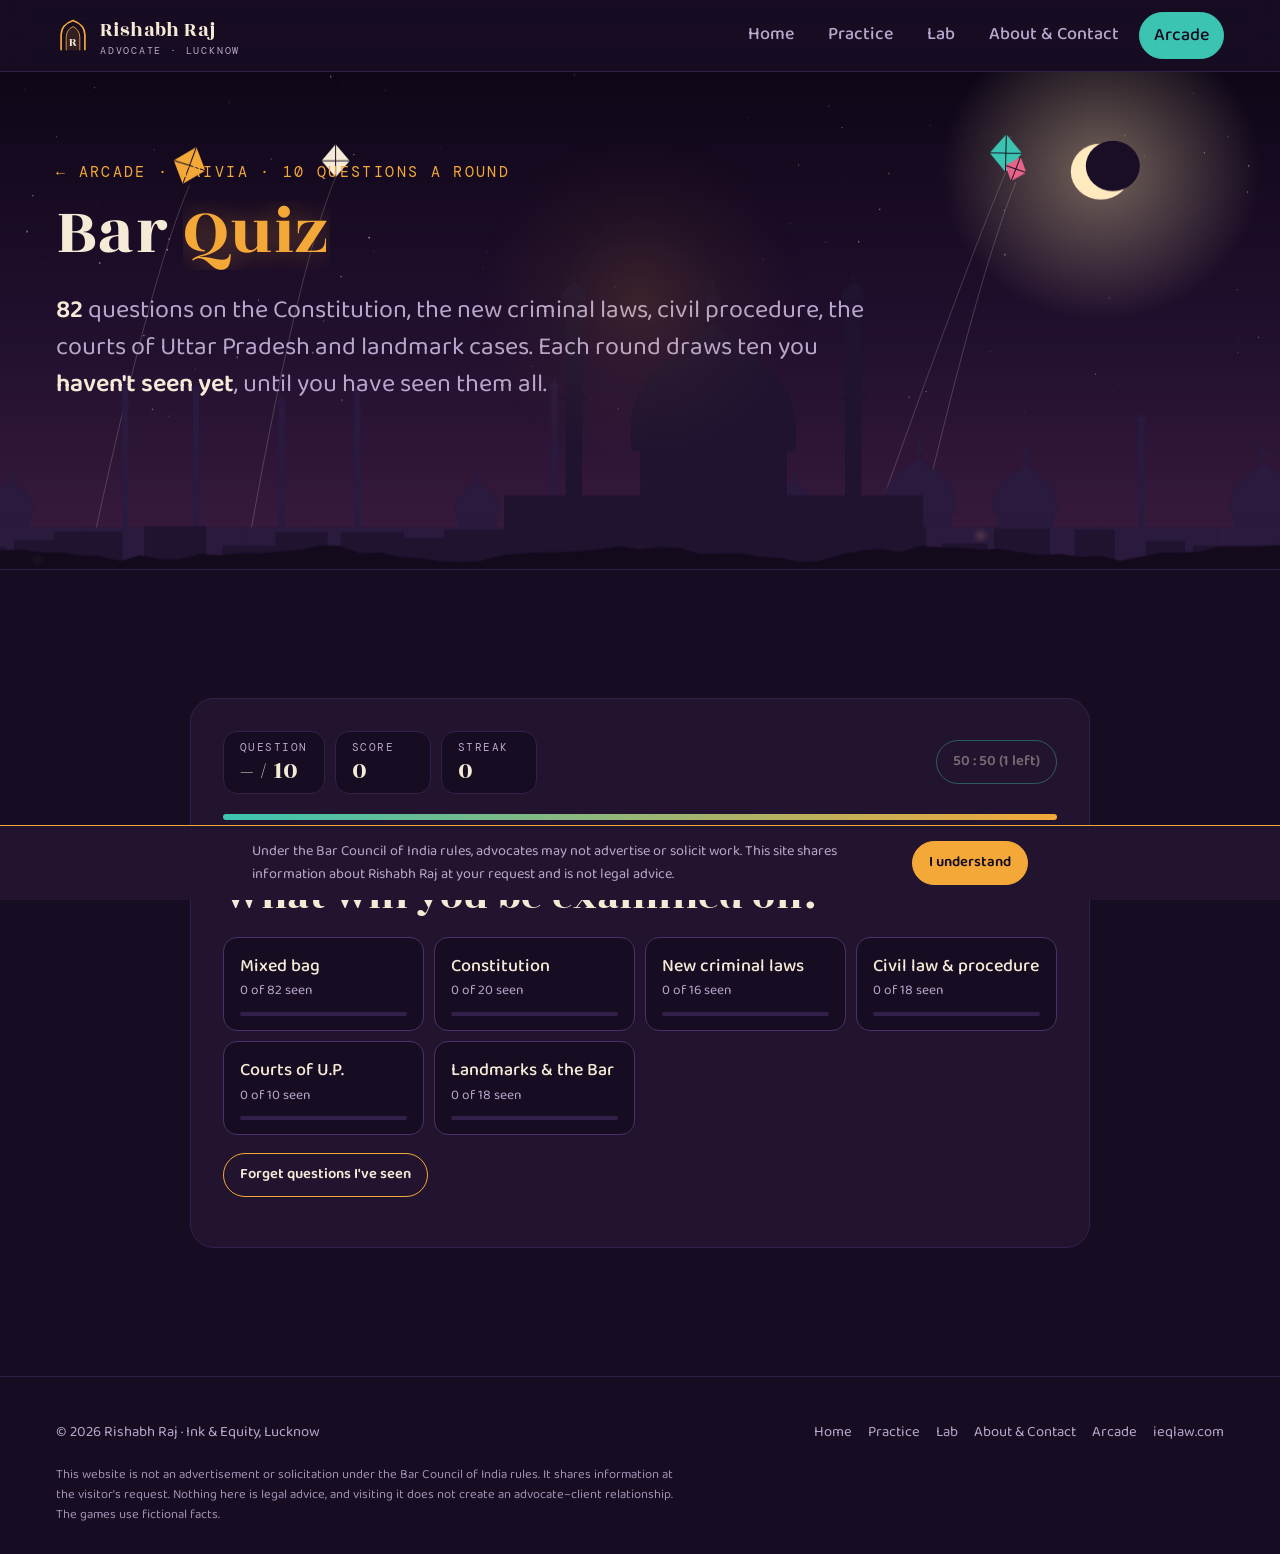
<file: games/quiz.html>
<!doctype html>
<html lang="en">
<head>
<meta charset="utf-8">
<meta name="viewport" content="width=device-width, initial-scale=1, viewport-fit=cover">
<title>Bar Quiz · Arcade</title>
<meta name="claude:viewport-fit-sides" content="cover">
<meta name="description" content="82 questions on Indian law, courts and procedure, ten new ones each round.">
<meta name="theme-color" content="#170d22">
<link rel="preconnect" href="https://fonts.googleapis.com">
<link rel="preconnect" href="https://fonts.gstatic.com" crossorigin>
<link rel="stylesheet" href="https://fonts.googleapis.com/css2?family=Baloo+2:wght@400;500;600;700&family=DM+Mono:wght@400;500&family=Rozha+One&display=swap">
<link rel="stylesheet" href="../assets/style.css">
</head>
<body>
<a class="sr" href="#main">Skip to content</a>
<header class="nav">
  <div class="wrap">
    <a class="brand" href="../index.html"><svg viewBox="0 0 40 40" aria-hidden="true"><path d="M6 38V20Q6 8 20 3Q34 8 34 20V38" fill="none" stroke="#f3a838" stroke-width="2"/><path d="M12 38V23Q12 14 20 10Q28 14 28 23V38" fill="#f3a83822" stroke="#f3a838" stroke-width="1"/><text x="20" y="33" text-anchor="middle" font-family="Rozha One,Georgia,serif" font-size="14" fill="#f5ead6">R</text></svg><span><b>Rishabh Raj</b><small>Advocate · Lucknow</small></span></a>
    <button class="menu-btn" type="button" aria-expanded="false" aria-controls="navlist">Menu</button>
    <ul id="navlist"><li><a href="../index.html">Home</a></li><li><a href="../practice.html">Practice</a></li><li><a href="../lab.html">Lab</a></li><li><a href="../about.html">About &amp; Contact</a></li><li><a href="../arcade.html" class="arcade-link" aria-current="page">Arcade</a></li></ul>
  </div>
</header>
<main id="main">
<section class="hero short">
  <canvas class="sky" data-variant="domes" aria-hidden="true"></canvas>
  <div class="wrap">
    <div class="eyebrow fade-in" style="--d:.1s"><a href="../arcade.html" style="text-decoration:none">← Arcade</a> · Trivia · 10 questions a round</div>
    <h1 style="margin-top:16px"><span data-split>Bar <span class="glow-text">Quiz</span></span></h1>
    <p class="lede fade-in" style="--d:.9s"><b id="bankCount">80+</b> questions on the Constitution, the new criminal laws, civil procedure, the courts of Uttar Pradesh and landmark cases. Each round draws ten you <b>haven't seen yet</b>, until you have seen them all.</p>
  </div>
</section>

<section class="band">
  <div class="wrap">
    <div class="game" id="game" style="max-width:900px;margin:0 auto">
      <div class="hud">
        <div class="stats">
          <div class="stat"><small>Question</small><b id="qn">– / 10</b></div>
          <div class="stat"><small>Score</small><b id="score">0</b></div>
          <div class="stat"><small>Streak</small><b id="streak">0</b></div>
        </div>
        <button class="btn small teal" type="button" id="fifty" disabled>50 : 50 (1 left)</button>
      </div>
      <div class="timerbar"><i id="tbar"></i></div>
      <div id="stage"></div>
    </div>
  </div>
</section>
<style>
.choices{display:grid;gap:10px;margin-top:20px}
.opt.right{border-color:var(--good);background:#5ed39a22}
.opt.wrong{border-color:var(--bad);background:#ff6f7d22}
.opt.gone{opacity:.15;pointer-events:none}
.explain{margin-top:16px;padding:14px 16px;border-radius:14px;background:var(--night);border-left:3px solid var(--marigold);color:var(--mute);animation:fadeUp .4s var(--ease)}
.cats{display:grid;grid-template-columns:repeat(auto-fit,minmax(min(100%,200px),1fr));gap:10px;margin-top:18px}
.cat .meter{display:block;height:4px;border-radius:4px;background:var(--night-3);margin-top:10px;overflow:hidden}
.cat .meter i{display:block;height:100%;background:var(--marigold)}
.review{display:grid;gap:10px;margin-top:18px;text-align:left;width:100%}
.review div{padding:12px 14px;border-radius:12px;background:var(--night);border:1px solid var(--night-3);font-size:.95rem}
.review b{color:var(--good);font-weight:600}
.pill{display:inline-block;font-family:var(--f-mono);font-size:.68rem;letter-spacing:.12em;text-transform:uppercase;color:var(--teal);margin-bottom:6px}
</style>

</main>
<footer class="foot">
  <div class="wrap">
    <span>© 2026 Rishabh Raj · Ink &amp; Equity, Lucknow</span>
    <nav aria-label="Footer"><a href="../index.html">Home</a><a href="../practice.html">Practice</a><a href="../lab.html">Lab</a><a href="../about.html">About &amp; Contact</a><a href="../arcade.html">Arcade</a><a href="https://ieqlaw.com" target="_blank" rel="noopener">ieqlaw.com</a></nav>
    <p class="disc">This website is not an advertisement or solicitation under the Bar Council of India rules. It shares information at the visitor's request. Nothing here is legal advice, and visiting it does not create an advocate–client relationship. The games use fictional facts.</p>
  </div>
</footer>
<script src="../assets/site.js"></script>

<script src="../assets/data/quiz-bank.js"></script>
<script>
(function(){
  const BANK=window.QUIZ_BANK, CATS=window.QUIZ_CATS, ROUND=10, LIMIT=20;
  const $=id=>document.getElementById(id), game=$('game');
  $('bankCount').textContent=BANK.length;
  const shuffle=a=>{a=[...a];for(let i=a.length-1;i>0;i--){const j=Math.random()*(i+1)|0;[a[i],a[j]]=[a[j],a[i]];}return a;};
  let seen=new Set(RR.store.get('quiz:seen',[]));
  let round=[],i=0,score=0,right=0,streak=0,fifty=1,t0=0,raf,lock=false,missed=[],cat='all';

  function pool(c){return BANK.filter(q=>c==='all'||q[1]===c);}
  function menu(){
    cancelAnimationFrame(raf);$('tbar').style.transform='scaleX(1)';$('qn').textContent='– / 10';$('fifty').disabled=true;
    const tile=(k,label)=>{const p=pool(k),s=p.filter(q=>seen.has(q[0])).length;return `<button type="button" class="opt cat" data-c="${k}">${label}<small>${s} of ${p.length} seen</small><span class="meter"><i style="width:${p.length?s/p.length*100:0}%"></i></span></button>`;};
    $('stage').innerHTML=`<div class="qstep"><div class="eyebrow">Choose a paper</div><h3 style="font-size:var(--s-2);margin-top:10px">What will you be examined on?</h3><div class="cats">${tile('all','Mixed bag')}${Object.entries(CATS).map(([k,v])=>tile(k,v)).join('')}</div><div class="btns" style="margin-top:18px"><button type="button" class="btn small" id="reset">Forget questions I've seen</button></div><p class="fineprint" id="rmsg" aria-live="polite"></p></div>`;
    $('stage').querySelectorAll('.cat').forEach(b=>b.addEventListener('click',()=>start(b.dataset.c)));
    $('reset').onclick=()=>{seen=new Set();RR.store.set('quiz:seen',[]);menu();$('rmsg').textContent='Done. Every question counts as new again.';};
  }
  function start(c){
    cat=c; const p=pool(c);
    let fresh=shuffle(p.filter(q=>!seen.has(q[0])));
    if(fresh.length<ROUND){ // used up this paper: start a new cycle for it, keeping the remaining unseen ones first
      p.forEach(q=>seen.delete(q[0])); const rest=shuffle(p.filter(q=>!fresh.includes(q)));
      fresh=fresh.concat(rest);
    }
    round=fresh.slice(0,ROUND).map(q=>({id:q[0],cat:q[1],q:q[2],correct:q[3][0],opts:shuffle(q[3]),why:q[4]}));
    i=0;score=0;right=0;streak=0;fifty=1;missed=[];
    $('score').textContent=0;$('streak').textContent=0;show();
  }
  function show(){
    lock=false;const r=round[i];$('qn').textContent=(i+1)+' / '+round.length;
    $('fifty').disabled=fifty<1;$('fifty').textContent=`50 : 50 (${fifty} left)`;
    $('stage').innerHTML=`<div class="qstep"><span class="pill">${CATS[r.cat]}</span><h3 style="font-size:var(--s-2);margin-top:4px">${r.q}</h3><div class="choices">${r.opts.map((x,k)=>`<button type="button" class="opt" data-k="${k}"><b style="font-family:var(--f-mono);margin-right:10px;color:var(--marigold)">${'ABCD'[k]}</b>${x}</button>`).join('')}</div><div id="ex"></div></div>`;
    $('stage').querySelectorAll('.opt').forEach(b=>b.addEventListener('click',e=>answer(b,e)));
    t0=performance.now();cancelAnimationFrame(raf);
    (function tick(){const left=Math.max(0,1-(performance.now()-t0)/1000/LIMIT);$('tbar').style.transform=`scaleX(${left})`;if(left>0&&!lock)raf=requestAnimationFrame(tick);})();
  }
  $('fifty').addEventListener('click',()=>{if(fifty<1||lock)return;fifty--;const r=round[i];
    shuffle([...$('stage').querySelectorAll('.opt')].filter(b=>b.textContent.slice(1)!==r.correct)).slice(0,2).forEach(b=>b.classList.add('gone'));
    $('fifty').disabled=true;$('fifty').textContent='50 : 50 used';});
  function answer(b,e){
    if(lock)return;lock=true;const r=round[i];seen.add(r.id);RR.store.set('quiz:seen',[...seen]);
    const secs=(performance.now()-t0)/1000,box=game.getBoundingClientRect();
    const btns=[...$('stage').querySelectorAll('.opt')];btns.forEach(x=>x.disabled=true);
    const ok=b.textContent.slice(1)===r.correct; btns.find(x=>x.textContent.slice(1)===r.correct).classList.add('right');
    if(ok){streak++;right++;const pts=100+Math.round(Math.max(0,LIMIT-secs)/LIMIT*100)+(streak>=3?50:0);score+=pts;RR.floater(game,e.clientX-box.left,e.clientY-box.top-20,'+'+pts+(streak>=3?' streak!':''));}
    else{streak=0;missed.push(r);b.classList.add('wrong','shake');RR.floater(game,e.clientX-box.left,e.clientY-box.top-20,'✕',true);}
    $('score').textContent=score;$('streak').textContent=streak;
    $('ex').innerHTML=`<p class="explain">${r.why}</p><div class="btns" style="margin-top:16px"><button class="btn small solid" type="button" id="nx">${i===round.length-1?'See result':'Next question'} →</button></div>`;
    $('nx').onclick=()=>{i++;i<round.length?show():end();};$('nx').focus({preventScroll:true});
  }
  function end(){
    const best=Math.max(score,RR.store.get('best:quiz',0));RR.store.set('best:quiz',best);
    const title=right>=9?'Senior Advocate':right>=7?'Advocate-on-Record':right>=4?'Junior Advocate':'Law student';
    const left=pool(cat).filter(q=>!seen.has(q[0])).length;
    $('stage').innerHTML=`<div class="qstep" style="text-align:center;display:flex;flex-direction:column;align-items:center;gap:12px;padding-block:10px"><div class="eyebrow">Your rank</div><h2 style="font-size:var(--s-3)">${title}</h2><div style="font-family:var(--f-display);font-size:var(--s-4);line-height:1;color:var(--marigold);text-shadow:0 0 40px #f3a83877">${score}</div><p class="mute">${right} of ${round.length} correct · Best: ${best} · ${left} new questions left in this paper</p>${missed.length?`<div class="review"><div class="eyebrow">Review what you missed</div>${missed.map(m=>`<div>${m.q}<br><b>${m.correct}</b></div>`).join('')}</div>`:''}<div class="btns" style="justify-content:center;margin-top:8px"><button class="btn solid" type="button" id="again">Next round</button><button class="btn" type="button" id="papers">Change paper</button><a class="btn teal" href="../arcade.html">Arcade</a></div></div>`;
    if(right>=7)RR.confetti(game);
    $('again').onclick=()=>start(cat);$('papers').onclick=menu;
  }
  menu();
})();
</script>

</body>
</html>
</file>
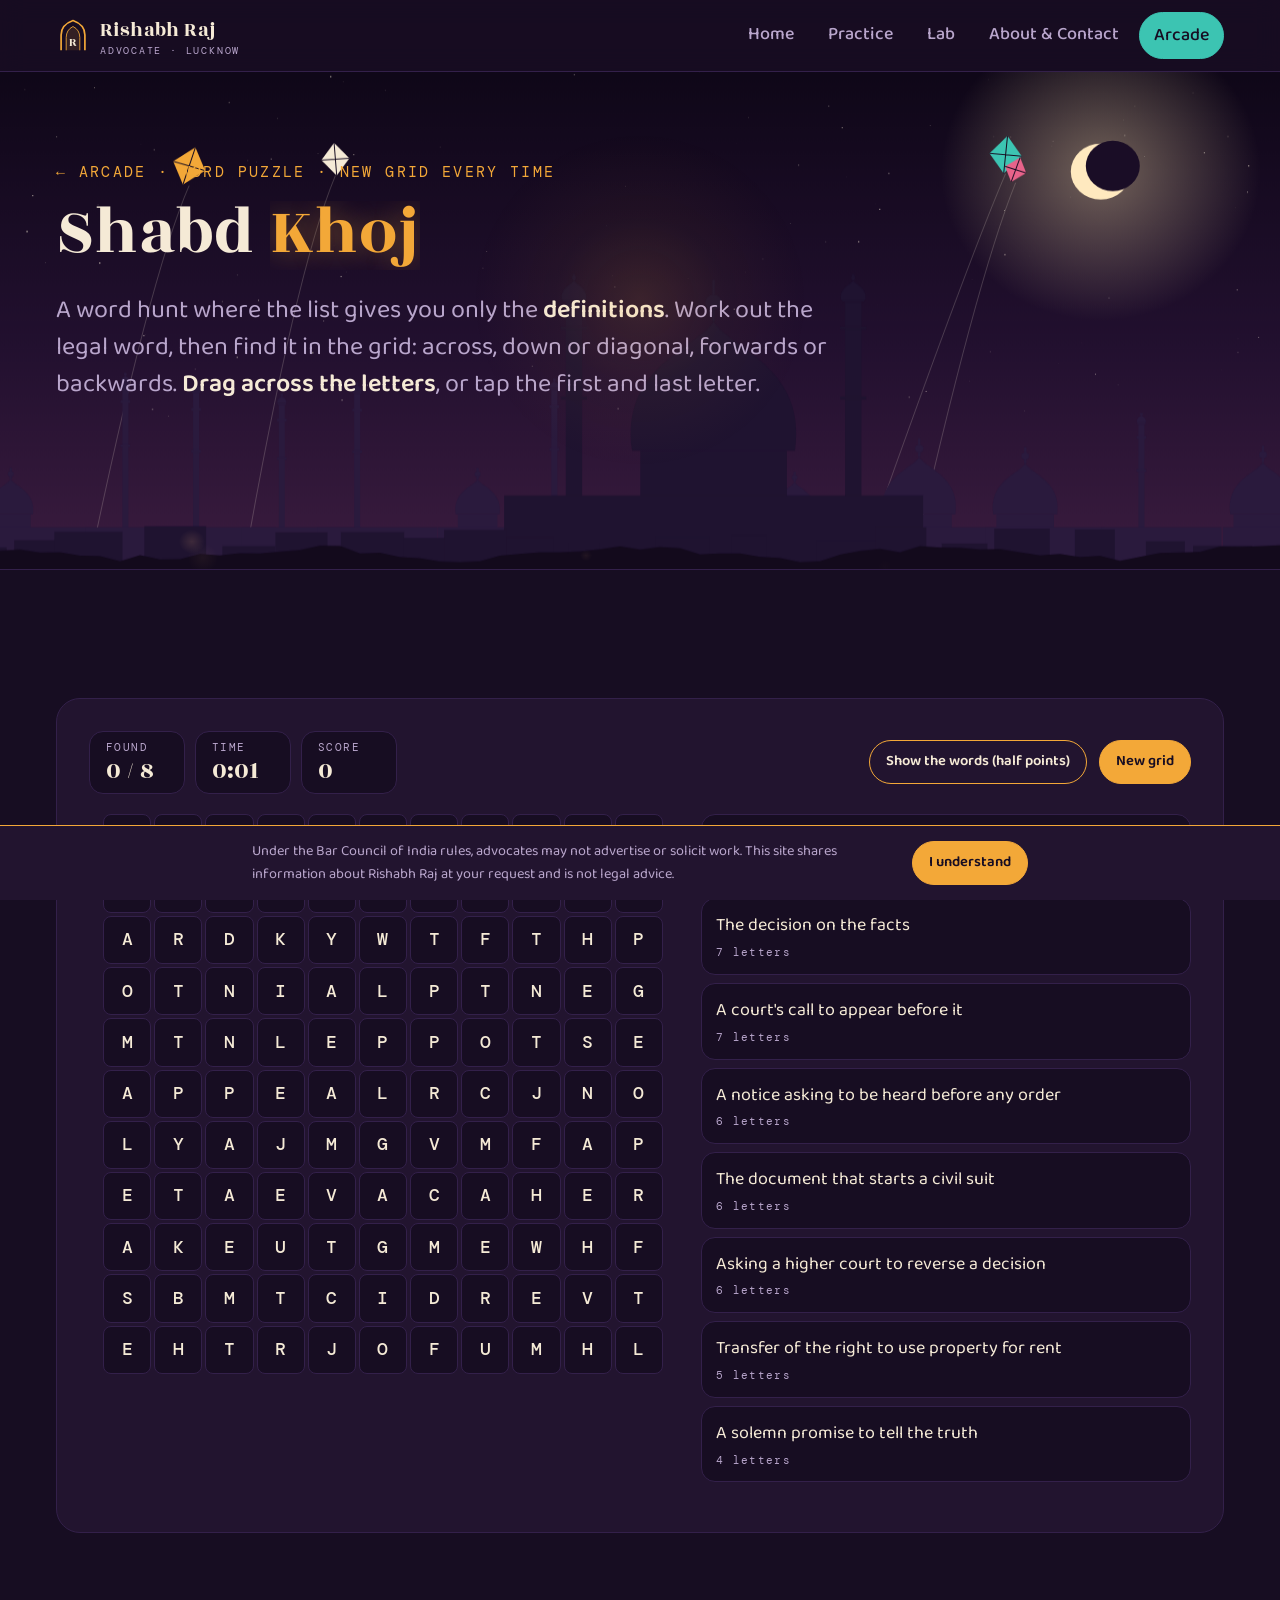
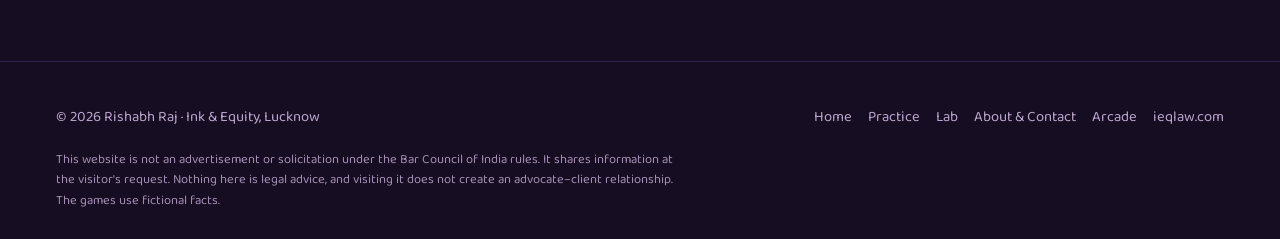
<file: games/shabd-khoj.html>
<!doctype html>
<html lang="en">
<head>
<meta charset="utf-8">
<meta name="viewport" content="width=device-width, initial-scale=1, viewport-fit=cover">
<title>Shabd Khoj · Arcade</title>
<meta name="claude:viewport-fit-sides" content="cover">
<meta name="description" content="A legal word hunt solved from definitions.">
<meta name="theme-color" content="#170d22">
<link rel="preconnect" href="https://fonts.googleapis.com">
<link rel="preconnect" href="https://fonts.gstatic.com" crossorigin>
<link rel="stylesheet" href="https://fonts.googleapis.com/css2?family=Baloo+2:wght@400;500;600;700&family=DM+Mono:wght@400;500&family=Rozha+One&display=swap">
<link rel="stylesheet" href="../assets/style.css">
</head>
<body>
<a class="sr" href="#main">Skip to content</a>
<header class="nav">
  <div class="wrap">
    <a class="brand" href="../index.html"><svg viewBox="0 0 40 40" aria-hidden="true"><path d="M6 38V20Q6 8 20 3Q34 8 34 20V38" fill="none" stroke="#f3a838" stroke-width="2"/><path d="M12 38V23Q12 14 20 10Q28 14 28 23V38" fill="#f3a83822" stroke="#f3a838" stroke-width="1"/><text x="20" y="33" text-anchor="middle" font-family="Rozha One,Georgia,serif" font-size="14" fill="#f5ead6">R</text></svg><span><b>Rishabh Raj</b><small>Advocate · Lucknow</small></span></a>
    <button class="menu-btn" type="button" aria-expanded="false" aria-controls="navlist">Menu</button>
    <ul id="navlist"><li><a href="../index.html">Home</a></li><li><a href="../practice.html">Practice</a></li><li><a href="../lab.html">Lab</a></li><li><a href="../about.html">About &amp; Contact</a></li><li><a href="../arcade.html" class="arcade-link" aria-current="page">Arcade</a></li></ul>
  </div>
</header>
<main id="main">
<section class="hero short">
  <canvas class="sky" data-variant="domes" aria-hidden="true"></canvas>
  <div class="wrap">
    <div class="eyebrow fade-in" style="--d:.1s"><a href="../arcade.html" style="text-decoration:none">← Arcade</a> · Word puzzle · new grid every time</div>
    <h1 style="margin-top:16px"><span data-split>Shabd <span class="glow-text">Khoj</span></span></h1>
    <p class="lede fade-in" style="--d:.9s">A word hunt where the list gives you only the <b>definitions</b>. Work out the legal word, then find it in the grid: across, down or diagonal, forwards or backwards. <b>Drag across the letters</b>, or tap the first and last letter.</p>
  </div>
</section>

<section class="band">
  <div class="wrap">
    <div class="game" id="game">
      <div class="hud">
        <div class="stats">
          <div class="stat"><small>Found</small><b id="found">0 / 8</b></div>
          <div class="stat"><small>Time</small><b id="clock">0:00</b></div>
          <div class="stat"><small>Score</small><b id="score">0</b></div>
        </div>
        <div class="btns"><button class="btn small" type="button" id="reveal">Show the words (half points)</button><button class="btn small solid" type="button" id="newgrid">New grid</button></div>
      </div>
      <div class="hunt">
        <div class="gridwrap"><div class="lgrid" id="grid" role="grid" aria-label="Letter grid"></div><svg class="marks" id="marks" aria-hidden="true"></svg></div>
        <ol class="clues" id="clues"></ol>
      </div>
      <p class="fineprint" id="msg" aria-live="polite"></p>
    </div>
  </div>
</section>
<style>
.hunt{display:grid;grid-template-columns:minmax(0,1.2fr) minmax(0,1fr);gap:24px;align-items:start}
@media (max-width:820px){.hunt{grid-template-columns:1fr}}
.gridwrap{position:relative;width:100%;max-width:560px;aspect-ratio:1;margin:0 auto}
.lgrid{position:absolute;inset:0;display:grid;grid-template-columns:repeat(var(--n),1fr);grid-template-rows:repeat(var(--n),1fr);gap:3px;touch-action:none;user-select:none;-webkit-user-select:none}
.cell{display:grid;place-items:center;border-radius:8px;background:var(--night);border:1px solid var(--night-3);font-family:var(--f-mono);font-weight:500;font-size:clamp(.82rem,3.2vw,1.15rem);color:var(--ivory);cursor:pointer;transition:background .2s,color .2s,transform .2s var(--spring)}
.cell.sel{background:var(--marigold);color:var(--night);transform:scale(1.08)}
.cell.start{box-shadow:0 0 0 2px var(--teal)}
.cell.done{color:var(--night);background:var(--teal)}
.marks{position:absolute;inset:0;width:100%;height:100%;pointer-events:none;overflow:visible}
.marks line{stroke:#3cc4b2;stroke-opacity:.35;stroke-linecap:round}
.clues{list-style:none;margin:0;padding:0;display:grid;gap:8px}
.clues li{padding:12px 14px;border-radius:14px;background:var(--night);border:1px solid var(--night-3);transition:border-color .3s,opacity .3s}
.clues li small{display:block;font-family:var(--f-mono);font-size:.7rem;letter-spacing:.12em;color:var(--mute);margin-top:4px}
.clues li.got{border-color:var(--teal);opacity:.7}
.clues li.got small{color:var(--teal)}
.clues li.got b{color:var(--teal)}
</style>

</main>
<footer class="foot">
  <div class="wrap">
    <span>© 2026 Rishabh Raj · Ink &amp; Equity, Lucknow</span>
    <nav aria-label="Footer"><a href="../index.html">Home</a><a href="../practice.html">Practice</a><a href="../lab.html">Lab</a><a href="../about.html">About &amp; Contact</a><a href="../arcade.html">Arcade</a><a href="https://ieqlaw.com" target="_blank" rel="noopener">ieqlaw.com</a></nav>
    <p class="disc">This website is not an advertisement or solicitation under the Bar Council of India rules. It shares information at the visitor's request. Nothing here is legal advice, and visiting it does not create an advocate–client relationship. The games use fictional facts.</p>
  </div>
</footer>
<script src="../assets/site.js"></script>

<script>
(function(){
  const POOL=[
    ['WRIT','A formal order of the High Court, such as mandamus'],['BAIL','Release of an accused pending trial, on security'],['PLAINT','The document that starts a civil suit'],['DECREE','Formal expression of the final decision in a civil suit'],['APPEAL','Asking a higher court to reverse a decision'],['CAVEAT','A notice asking to be heard before any order'],['KHASRA','The field-by-field register of village plots'],['SUMMONS','A court\'s call to appear before it'],['VERDICT','The decision on the facts'],['BENCH','The judges hearing a case'],['TEHSIL','The revenue sub-division under a Tehsildar'],['SURETY','A person who stands guarantee for an accused on bail'],['STAY','An order that halts proceedings or action'],['AFFIDAVIT','A written statement of facts on oath'],['DEPONENT','The person who swears an affidavit'],['MUTATION','Recording a change of owner in revenue records'],['REVIEW','A court reconsidering its own judgment'],['ESTOPPEL','Being barred from going back on what one said'],['LACHES','Unreasonable delay in seeking a remedy'],['ACQUIT','To find an accused not guilty'],['ORDER','A court\'s direction in a matter'],['DEED','A signed document transferring property'],['LEASE','Transfer of the right to use property for rent'],['TORT','A civil wrong, such as defamation or negligence'],['OATH','A solemn promise to tell the truth'],['JUDGE','The person who decides the case'],['RECORD','The papers of a case, sent up on appeal'],['CHARGE','The formal accusation an accused must answer'],['DECREEHOLDER','The person in whose favour a decree is passed']
  ];
  const $=id=>document.getElementById(id), game=$('game');
  const shuffle=a=>{a=[...a];for(let i=a.length-1;i>0;i--){const j=Math.random()*(i+1)|0;[a[i],a[j]]=[a[j],a[i]];}return a;};
  const DIRS=[[0,1],[1,0],[1,1],[-1,1],[0,-1],[-1,0],[-1,-1],[1,-1]];
  const N=11, ABC='ABCDEFGHIJKLMNOPRSTUVWY';
  let grid,words,found,t0,tick,revealed,sel=null,startCell=null,dragging=false,dragPath=[];
  function place(list){
    for(let attempt=0;attempt<40;attempt++){
      const g=Array.from({length:N},()=>Array(N).fill(''));const placed=[];let ok=true;
      for(const [w,clue] of list){let done=false;
        for(let tries=0;tries<300&&!done;tries++){const [dr,dc]=DIRS[Math.random()*8|0];const r=Math.random()*N|0,c=Math.random()*N|0;
          const er=r+dr*(w.length-1),ec=c+dc*(w.length-1);if(er<0||er>=N||ec<0||ec>=N)continue;
          let fit=true;for(let k=0;k<w.length;k++){const ch=g[r+dr*k][c+dc*k];if(ch&&ch!==w[k]){fit=false;break;}}
          if(!fit)continue;for(let k=0;k<w.length;k++)g[r+dr*k][c+dc*k]=w[k];placed.push({w,clue,r,c,dr,dc});done=true;}
        if(!done){ok=false;break;}}
      if(ok){for(let r=0;r<N;r++)for(let c=0;c<N;c++)if(!g[r][c])g[r][c]=ABC[Math.random()*ABC.length|0];return{g,placed};}
    }
    return null;
  }
  function newGame(){
    let res=null;while(!res){res=place(shuffle(POOL.filter(p=>p[0].length<=N)).slice(0,8).sort((a,b)=>b[0].length-a[0].length));}
    grid=res.g;words=res.placed;found=new Set();revealed=false;sel=null;startCell=null;$('marks').innerHTML='';$('msg').textContent='';
    $('grid').style.setProperty('--n',N);
    $('grid').innerHTML=grid.flatMap((row,r)=>row.map((ch,c)=>`<div class="cell" role="gridcell" data-r="${r}" data-c="${c}">${ch}</div>`)).join('');
    renderClues();t0=performance.now();clearInterval(tick);tick=setInterval(()=>{const s=Math.floor((performance.now()-t0)/1000);$('clock').textContent=Math.floor(s/60)+':'+String(s%60).padStart(2,'0');},500);
    $('score').textContent=0;$('found').textContent='0 / '+words.length;$('reveal').disabled=false;
  }
  function renderClues(){$('clues').innerHTML=words.map((w,i)=>`<li class="${found.has(i)?'got':''}"><b>${found.has(i)||revealed?w.w:'?'.repeat(0)}</b>${found.has(i)||revealed?' · ':''}${w.clue}<small>${found.has(i)?'Found':w.w.length+' letters'}</small></li>`).join('');}
  const cellAt=(r,c)=>$('grid').children[r*N+c];
  function lineCells(a,b){const dr=Math.sign(b.r-a.r),dc=Math.sign(b.c-a.c),lr=Math.abs(b.r-a.r),lc=Math.abs(b.c-a.c);if(!(lr===0||lc===0||lr===lc))return null;const n=Math.max(lr,lc);return Array.from({length:n+1},(_,k)=>({r:a.r+dr*k,c:a.c+dc*k}));}
  function highlight(cells){$('grid').querySelectorAll('.cell.sel').forEach(x=>x.classList.remove('sel'));(cells||[]).forEach(p=>cellAt(p.r,p.c).classList.add('sel'));}
  function tryWord(cells){
    if(!cells||cells.length<2)return false;const s=cells.map(p=>grid[p.r][p.c]).join('');
    const i=words.findIndex((w,k)=>!found.has(k)&&(w.w===s||w.w===[...s].reverse().join(''))&&((w.r===cells[0].r&&w.c===cells[0].c)||(w.r===cells.at(-1).r&&w.c===cells.at(-1).c)));
    if(i<0){const box=game.getBoundingClientRect(),el=cellAt(cells.at(-1).r,cells.at(-1).c).getBoundingClientRect();if(cells.length>2)RR.floater(game,el.left-box.left,el.top-box.top,'✕',true);return false;}
    found.add(i);cells.forEach(p=>cellAt(p.r,p.c).classList.add('done'));
    const a=cells[0],b=cells.at(-1),u=100/N;$('marks').setAttribute('viewBox','0 0 100 100');
    $('marks').insertAdjacentHTML('beforeend',`<line x1="${a.c*u+u/2}" y1="${a.r*u+u/2}" x2="${b.c*u+u/2}" y2="${b.r*u+u/2}" stroke-width="${u*.8}"/>`);
    const box=game.getBoundingClientRect(),el=cellAt(b.r,b.c).getBoundingClientRect();RR.floater(game,el.left-box.left,el.top-box.top,words[i].w);
    renderClues();$('found').textContent=found.size+' / '+words.length;
    if(found.size===words.length)finish();return true;
  }
  function cellFromEvent(e){const el=document.elementFromPoint(e.clientX,e.clientY);return el&&el.classList.contains('cell')?{r:+el.dataset.r,c:+el.dataset.c}:null;}
  $('grid').addEventListener('pointerdown',e=>{const p=cellFromEvent(e);if(!p)return;e.preventDefault();
    if(startCell&&!(startCell.r===p.r&&startCell.c===p.c)){const cells=lineCells(startCell,p);cellAt(startCell.r,startCell.c).classList.remove('start');startCell=null;highlight(null);tryWord(cells);return;}
    dragging=true;sel=p;dragPath=[p];highlight([p]);});
  addEventListener('pointermove',e=>{if(!dragging)return;const p=cellFromEvent(e);if(!p)return;const cells=lineCells(sel,p);if(cells){dragPath=cells;highlight(cells);}});
  addEventListener('pointerup',()=>{if(!dragging)return;dragging=false;
    if(dragPath.length<=1){ // a tap: remember as start point for tap-tap selection
      if(startCell)cellAt(startCell.r,startCell.c).classList.remove('start');startCell=sel;cellAt(sel.r,sel.c).classList.add('start');highlight(null);return;}
    highlight(null);if(startCell){cellAt(startCell.r,startCell.c).classList.remove('start');startCell=null;}tryWord(dragPath);});
  $('reveal').onclick=()=>{revealed=true;renderClues();$('reveal').disabled=true;$('msg').textContent='Words shown. Points for this grid are halved.';};
  $('newgrid').onclick=newGame;
  function finish(){clearInterval(tick);const secs=(performance.now()-t0)/1000;let score=Math.max(200,Math.round(2000-secs*6));if(revealed)score=Math.round(score/2);
    $('score').textContent=score;const best=Math.max(score,RR.store.get('best:shabd',0));RR.store.set('best:shabd',best);
    const ov=document.createElement('div');ov.className='overlay';
    ov.innerHTML=`<div class="inner"><div class="eyebrow">All eight found · ${$('clock').textContent}</div><div class="score">${score}</div><p class="mute">${revealed?'Try the next one from definitions alone for full points.':'Solved from the definitions alone.'} Best: ${best}.</p><div class="btns" style="justify-content:center"><button class="btn solid" type="button" id="again">New grid</button><a class="btn teal" href="../arcade.html">Arcade</a></div></div>`;
    game.appendChild(ov);RR.confetti(game);ov.querySelector('#again').onclick=()=>{ov.remove();newGame();};}
  newGame();
})();
</script>

</body>
</html>
</file>
<file: assets/style.css>
/* ============================================================
   Nawabi Night — Rishabh Raj
   Layout: full-width night bands; each band has an inner .wrap
   carrying the gutter. Marigold is the one loud note; teal is
   a quiet second voice for "tech". Arches are the recurring frame.
   ============================================================ */
:root{
  --night:#170d22;      /* page ground, deep plum night */
  --night-2:#22142f;    /* raised surface */
  --night-3:#33204a;    /* lines, wells */
  --night-4:#4a3168;    /* hover lines */
  --ivory:#f5ead6;      /* text */
  --mute:#b9a6cc;       /* secondary text, plum-biased */
  --marigold:#f3a838;   /* the glow */
  --marigold-2:#ffcf73;
  --marigold-soft:#f3a83833;
  --teal:#3cc4b2;       /* tech accent, used sparingly */
  --teal-soft:#3cc4b226;
  --good:#5ed39a; --bad:#ff6f7d;

  --f-display:"Rozha One","Bodoni Moda",Didot,Georgia,serif;
  --f-body:"Baloo 2","Nunito",ui-rounded,system-ui,sans-serif;
  --f-mono:"DM Mono",ui-monospace,Menlo,monospace;

  --s--1:clamp(.82rem,.78rem + .2vw,.92rem);
  --s-0:clamp(1rem,.97rem + .2vw,1.12rem);
  --s-1:clamp(1.25rem,1.1rem + .6vw,1.6rem);
  --s-2:clamp(1.7rem,1.3rem + 1.6vw,2.6rem);
  --s-3:clamp(2.3rem,1.5rem + 3.4vw,4.4rem);
  --s-4:clamp(3rem,1.4rem + 8vw,9rem);

  --ease:cubic-bezier(.2,.8,.2,1);
  --spring:cubic-bezier(.3,1.5,.5,1);
  color-scheme:dark;
}
*{box-sizing:border-box}
html{scroll-behavior:smooth;background:var(--night)}
body{margin:0;background:var(--night);color:var(--ivory);font-family:var(--f-body);font-size:var(--s-0);line-height:1.6;overflow-x:hidden;-webkit-font-smoothing:antialiased}
body::before{content:"";position:fixed;inset:0 0 auto;height:env(safe-area-inset-top,0px);z-index:40;background:var(--night)}
img,svg,canvas{max-width:100%}
a{color:inherit}
p{margin:0}
h1,h2,h3,h4{font-family:var(--f-display);font-weight:400;line-height:1.05;margin:0;text-wrap:balance;letter-spacing:.005em}
:focus-visible{outline:2px solid var(--marigold);outline-offset:3px;border-radius:4px}
::selection{background:var(--marigold);color:var(--night)}
.wrap{max-width:1200px;margin:0 auto;padding-left:max(16px,env(safe-area-inset-left,0px));padding-right:max(16px,env(safe-area-inset-right,0px))}
.eyebrow{font-family:var(--f-mono);font-size:var(--s--1);letter-spacing:.16em;text-transform:uppercase;color:var(--marigold)}
.mute{color:var(--mute)}
.hi{color:var(--marigold)}
.teal{color:var(--teal)}
.deva{font-family:var(--f-display)}
.sr{position:absolute;width:1px;height:1px;overflow:hidden;clip:rect(0 0 0 0);white-space:nowrap}

/* ---------- nav ---------- */
.nav{position:sticky;top:env(safe-area-inset-top,0px);z-index:30;background:color-mix(in srgb,var(--night) 74%,transparent);backdrop-filter:blur(12px);-webkit-backdrop-filter:blur(12px);border-bottom:1px solid var(--night-3)}
.nav .wrap{display:flex;align-items:center;justify-content:space-between;gap:16px;padding-block:12px}
.brand{display:flex;align-items:center;gap:10px;text-decoration:none}
.brand svg{width:34px;height:34px;flex:none}
.brand b{font-family:var(--f-display);font-weight:400;font-size:1.25rem;letter-spacing:.02em}
.brand small{display:block;font-family:var(--f-mono);font-size:.62rem;letter-spacing:.18em;color:var(--mute);text-transform:uppercase;line-height:1}
.nav ul{display:flex;gap:6px;list-style:none;margin:0;padding:0}
.nav ul a{display:block;text-decoration:none;padding:8px 14px;border-radius:999px;font-weight:500;color:var(--mute);transition:color .3s,background .3s}
.nav ul a:hover{color:var(--ivory);background:var(--night-3)}
.nav ul a[aria-current="page"]{color:var(--night);background:var(--marigold)}
.nav ul a.arcade-link{border:1px solid var(--teal);color:var(--teal)}
.nav ul a.arcade-link[aria-current="page"]{background:var(--teal);color:var(--night)}
.menu-btn{display:none;background:none;border:1px solid var(--night-4);color:var(--ivory);border-radius:999px;padding:8px 14px;font:inherit;font-weight:600;cursor:pointer}
@media (max-width:820px){
  .menu-btn{display:block}
  .nav ul{position:absolute;left:0;right:0;top:100%;flex-direction:column;gap:2px;padding:10px max(16px,env(safe-area-inset-right,0px)) 16px max(16px,env(safe-area-inset-left,0px));background:var(--night-2);border-bottom:1px solid var(--night-3);transform-origin:top;transform:scaleY(0);opacity:0;pointer-events:none;transition:transform .35s var(--ease),opacity .3s}
  .nav.open ul{transform:none;opacity:1;pointer-events:auto}
  .nav ul a{padding:12px 16px}
}

/* ---------- page transition curtain (arch doors) ---------- */
.curtain{position:fixed;inset:0;z-index:60;pointer-events:none;display:grid;grid-template-columns:1fr 1fr}
.curtain i{display:block;background:var(--night-2);transition:transform .55s var(--ease)}
.curtain i:first-child{transform:translateX(-101%);border-right:2px solid var(--marigold);border-radius:0 60% 0 0/0 40% 0 0}
.curtain i:last-child{transform:translateX(101%);border-left:2px solid var(--marigold);border-radius:60% 0 0 0/40% 0 0 0}
.curtain.closing i{transform:none}
.js .curtain.opening i{animation:doorOut .7s var(--ease) both}
.js .curtain.opening i:last-child{animation-name:doorOutR}
@keyframes doorOut{from{transform:none}to{transform:translateX(-101%)}}
@keyframes doorOutR{from{transform:none}to{transform:translateX(101%)}}

/* ---------- lantern cursor ---------- */
.lantern{position:fixed;left:0;top:0;width:340px;height:340px;margin:-170px 0 0 -170px;border-radius:50%;pointer-events:none;z-index:1;background:radial-gradient(circle,#f3a83822 0%,#f3a8380a 35%,transparent 70%);display:none}
@media (pointer:fine){.lantern{display:block}}

/* ---------- buttons ---------- */
.btn{--x:0px;--y:0px;display:inline-flex;align-items:center;gap:10px;padding:13px 24px;border-radius:999px;border:1.5px solid var(--marigold);background:transparent;color:var(--ivory);font:inherit;font-weight:600;text-decoration:none;cursor:pointer;transform:translate(var(--x),var(--y));transition:transform .25s var(--ease),background .3s,color .3s,box-shadow .3s}
.btn .ar{display:inline-block;transition:transform .3s var(--ease)}
.btn:hover .ar{transform:translateX(4px)}
.btn.solid{background:var(--marigold);color:var(--night)}
.btn:hover{box-shadow:0 0 0 6px var(--marigold-soft),0 0 40px #f3a83855}
.btn.teal{border-color:var(--teal)}
.btn.teal.solid{background:var(--teal)}
.btn.teal:hover{box-shadow:0 0 0 6px var(--teal-soft),0 0 40px #3cc4b255}
.btn.small{padding:9px 16px;font-size:var(--s--1)}
.btn:disabled{opacity:.4;cursor:not-allowed}
.btns{display:flex;flex-wrap:wrap;gap:12px}

/* ---------- hero shared ---------- */
.hero{position:relative;overflow:hidden;isolation:isolate;border-bottom:1px solid var(--night-3)}
.hero canvas.sky{position:absolute;inset:0;width:100%;height:100%;z-index:-1;display:block}
.hero .wrap{padding-block:clamp(56px,9vw,120px) clamp(120px,16vw,220px)}
.hero.short .wrap{padding-block:clamp(48px,7vw,90px) clamp(110px,13vw,170px)}
.hero h1{font-size:var(--s-4);line-height:.95}
.hero.short h1{font-size:var(--s-3)}
.hero .lede{max-width:54ch;font-size:var(--s-1);line-height:1.45;color:var(--mute);margin-top:22px}
.hero .lede b{color:var(--ivory);font-weight:600}
.split .w{display:inline-block;overflow:hidden;vertical-align:top;padding-bottom:.08em}
.split .c{display:inline-block;animation:rise 1s var(--ease) both;animation-delay:calc(var(--i)*38ms + 250ms)}
@keyframes rise{from{transform:translateY(110%) rotate(8deg)}to{transform:none}}
.fade-in{animation:fadeUp .9s var(--ease) both;animation-delay:var(--d,.6s)}
@keyframes fadeUp{from{opacity:.0;transform:translateY(16px)}to{opacity:1;transform:none}}
.glow-text{color:var(--marigold);text-shadow:0 0 28px #f3a83866}

/* ---------- sections ---------- */
.band{padding-block:clamp(72px,10vw,128px)}
.band.alt{background:var(--night-2);border-block:1px solid var(--night-3)}
.head{display:flex;flex-wrap:wrap;justify-content:space-between;align-items:end;gap:20px;margin-bottom:clamp(32px,5vw,56px)}
.head h2{font-size:var(--s-3);max-width:15ch}
.head p{max-width:44ch;color:var(--mute)}
.reveal{transition:transform 1s var(--ease),opacity 1s var(--ease)}
.js .reveal.pending{transform:translateY(40px);opacity:.25}

/* ---------- arch frame (recurring) ---------- */
.arch{position:relative;border-radius:999px 999px 18px 18px/260px 260px 18px 18px;background:var(--night-2);border:1px solid var(--night-3);overflow:hidden;isolation:isolate;transition:border-color .4s,transform .6s var(--ease),box-shadow .5s}
.arch::before{content:"";position:absolute;inset:10px 10px auto;height:calc(100% - 20px);border-radius:inherit;border:1px dashed #f3a83833;pointer-events:none;transition:border-color .5s}
.arch::after{content:"";position:absolute;inset:0;background:radial-gradient(420px circle at var(--mx,50%) var(--my,10%),#f3a83826,transparent 50%);opacity:0;transition:opacity .4s;z-index:-1}
.arch:hover{border-color:var(--marigold);box-shadow:0 30px 80px -30px #f3a83855}
.arch:hover::before{border-color:#f3a83888}
.arch:hover::after{opacity:1}

/* doors on home */
.doors{display:grid;grid-template-columns:repeat(3,minmax(0,1fr));gap:20px}
@media (max-width:860px){.doors{grid-template-columns:1fr}}
.door{display:flex;flex-direction:column;justify-content:flex-end;gap:12px;min-height:430px;padding:150px 30px 32px;text-decoration:none}
.door .num{font-family:var(--f-mono);font-size:.75rem;letter-spacing:.14em;color:var(--marigold)}
.door h3{font-size:var(--s-2)}
.door p{color:var(--mute)}
.door .go{margin-top:8px;font-weight:600;color:var(--marigold);display:flex;align-items:center;gap:8px}
.door .go span{transition:transform .35s var(--ease)}
.door:hover .go span{transform:translateX(6px)}
.door .ico{position:absolute;top:56px;left:50%;width:92px;height:92px;transform:translateX(-50%);transition:transform .6s var(--spring)}
.door:hover .ico{transform:translateX(-50%) translateY(-8px) scale(1.08)}
.door.teal-door:hover{border-color:var(--teal);box-shadow:0 30px 80px -30px #3cc4b255}
.door.teal-door .num,.door.teal-door .go{color:var(--teal)}
@media (max-width:860px){.door{min-height:0;padding-top:170px}}

/* marquee */
.marquee{overflow:hidden;border-block:1px solid var(--night-3);background:var(--night-2)}
.marquee .track{display:flex;width:max-content;animation:slide 40s linear infinite}
.marquee:hover .track{animation-play-state:paused}
.marquee span{display:inline-flex;align-items:center;gap:36px;padding:18px 18px;font-family:var(--f-display);font-size:var(--s-1);white-space:nowrap}
.marquee span::after{content:"";width:10px;height:10px;transform:rotate(45deg);background:var(--marigold);box-shadow:0 0 14px var(--marigold)}
@keyframes slide{to{transform:translateX(-50%)}}

/* scalloped arch divider */
.arches-divider{display:block;width:100%;height:auto}
.arches-divider path{fill:none;stroke:var(--marigold);stroke-width:1.3}
.arches-divider .fill{fill:var(--night-2);stroke:none}

/* cards grid */
.grid{display:grid;grid-template-columns:repeat(auto-fit,minmax(min(100%,270px),1fr));gap:18px}
.card{position:relative;padding:28px;border-radius:20px;background:var(--night-2);border:1px solid var(--night-3);min-width:0;transition:border-color .4s,transform .5s var(--ease)}
.card:hover{border-color:var(--night-4)}
.card h3{font-size:var(--s-1);margin-block:10px 8px}
.card p{color:var(--mute);font-size:.98rem}
.tag{display:inline-flex;align-items:center;gap:8px;font-family:var(--f-mono);font-size:.7rem;letter-spacing:.12em;text-transform:uppercase;padding:5px 10px;border-radius:999px;border:1px solid var(--night-4);color:var(--mute)}
.tag.live{border-color:var(--good);color:var(--good)}
.tag.dev{border-color:var(--marigold);color:var(--marigold)}
.tag.daily{border-color:var(--teal);color:var(--teal)}
.tag .pulse{width:7px;height:7px;border-radius:50%;background:currentColor;animation:pulse 2s infinite}
@keyframes pulse{0%{box-shadow:0 0 0 0 currentColor}70%{box-shadow:0 0 0 9px transparent}100%{box-shadow:0 0 0 0 transparent}}

/* practice arches */
.practice{display:grid;grid-template-columns:repeat(auto-fit,minmax(min(100%,260px),1fr));gap:20px}
.parea{padding:120px 26px 30px;min-height:380px;display:flex;flex-direction:column;gap:10px;justify-content:flex-end}
.parea .law{font-family:var(--f-mono);font-size:.74rem;letter-spacing:.1em;color:var(--marigold)}
.parea h3{font-size:var(--s-2)}
.parea p{color:var(--mute)}
.parea .big{position:absolute;top:34px;left:0;right:0;text-align:center;font-family:var(--f-display);font-size:4.8rem;line-height:1;color:var(--night-4);transition:color .5s,transform .7s var(--spring),text-shadow .5s}
.parea:hover .big{color:var(--marigold);transform:translateY(-6px) scale(1.06);text-shadow:0 0 30px #f3a83888}

/* process timeline */
.steps{list-style:none;margin:0;padding:0;display:grid;gap:0;position:relative}
.steps::before{content:"";position:absolute;left:21px;top:12px;bottom:12px;width:2px;background:var(--night-3)}
.steps .fillbar{position:absolute;left:21px;top:12px;width:2px;height:0;background:linear-gradient(var(--marigold),var(--teal));box-shadow:0 0 12px var(--marigold);transition:height .2s linear}
.steps li{position:relative;display:grid;grid-template-columns:44px minmax(0,1fr);gap:20px;padding-block:18px}
.steps .n{position:relative;z-index:1;display:grid;place-items:center;width:44px;height:44px;border-radius:50%;background:var(--night);border:2px solid var(--night-4);font-family:var(--f-mono);font-size:.82rem;transition:border-color .4s,background .4s,color .4s}
.steps li.lit .n{border-color:var(--marigold);background:var(--marigold);color:var(--night)}
.steps h3{font-size:var(--s-1)}
.steps p{color:var(--mute);margin-top:4px;max-width:60ch}

/* terminal + translator (lab) */
.term{background:#0f0817;border:1px solid var(--night-3);border-radius:18px;overflow:hidden;min-width:0}
.term .bar{display:flex;align-items:center;gap:7px;padding:12px 16px;border-bottom:1px solid var(--night-3);font-family:var(--f-mono);font-size:.72rem;color:var(--mute)}
.term .bar i{width:10px;height:10px;border-radius:50%;background:var(--night-4)}
.term .bar i:nth-child(1){background:var(--bad)}.term .bar i:nth-child(2){background:var(--marigold)}.term .bar i:nth-child(3){background:var(--good)}
.term .bar span{margin-left:auto}
.term pre{margin:0;padding:20px;min-height:300px;font-family:var(--f-mono);font-size:.86rem;line-height:1.75;color:var(--mute);white-space:pre-wrap;word-break:break-word}
.term .ok{color:var(--good)}.term .p{color:var(--marigold)}.term .t{color:var(--teal)}
.caret{display:inline-block;width:.55em;height:1.1em;background:var(--marigold);vertical-align:-.18em;margin-left:2px;animation:blink 1s steps(1) infinite}
@keyframes blink{50%{opacity:0}}
.translator{display:grid;grid-template-columns:minmax(0,1fr) auto minmax(0,1fr);gap:18px;align-items:stretch}
@media (max-width:860px){.translator{grid-template-columns:1fr}.translator .swirl{justify-self:center;transform:rotate(90deg)}}
.pane{background:var(--night-2);border:1px solid var(--night-3);border-radius:18px;padding:24px;display:flex;flex-direction:column;gap:14px;min-height:220px;min-width:0}
.pane .top{display:flex;justify-content:space-between;gap:10px;font-family:var(--f-mono);font-size:.7rem;letter-spacing:.14em;text-transform:uppercase;color:var(--mute)}
.pane .top b{color:var(--marigold);font-weight:500}
.clause{font-family:var(--f-display);font-size:var(--s-1);line-height:1.35}
.code{font-family:var(--f-mono);font-size:.92rem;line-height:1.7;color:#cbb9ff;white-space:pre-wrap;word-break:break-word}
.code .k{color:var(--marigold)}.code .s{color:var(--teal)}
.swirl{align-self:center;width:64px;height:64px;border-radius:50%;border:1px solid var(--marigold-soft);display:grid;place-items:center}
.swirl svg{width:28px;height:28px;animation:spin 6s linear infinite}
@keyframes spin{to{transform:rotate(360deg)}}

/* about */
.about{display:grid;grid-template-columns:minmax(0,auto) minmax(0,1fr);gap:clamp(32px,6vw,80px);align-items:center}
@media (max-width:860px){.about{grid-template-columns:1fr}}
.seal{width:min(300px,70vw);aspect-ratio:1;max-width:100%}
.seal svg{width:100%;height:100%;overflow:visible}
.seal .ring{transform-origin:150px 150px;animation:spin 50s linear infinite}
.seal text{font-family:var(--f-mono);font-size:12.5px;letter-spacing:4px;fill:var(--marigold);text-transform:uppercase}
.seal .mono{font-family:var(--f-display);font-size:96px;fill:var(--ivory);letter-spacing:0;text-transform:none}
.big-quote{font-family:var(--f-display);font-size:var(--s-2);line-height:1.22;max-width:28ch}
.facts{display:grid;grid-template-columns:repeat(auto-fit,minmax(min(100%,230px),1fr));margin:36px 0 0;border-top:1px solid var(--night-3)}
.facts div{padding:18px 18px 18px 0;border-bottom:1px solid var(--night-3)}
.facts dt{font-family:var(--f-mono);font-size:.7rem;letter-spacing:.14em;text-transform:uppercase;color:var(--mute)}
.facts dd{margin:6px 0 0}

/* intake (ask me things) */
.intake{display:grid;grid-template-columns:minmax(0,1fr) minmax(0,1fr);gap:28px;align-items:start}
@media (max-width:860px){.intake{grid-template-columns:1fr}}
.qbox{background:var(--night-2);border:1px solid var(--night-3);border-radius:24px;padding:clamp(22px,4vw,36px);min-width:0}
.qprog{display:flex;gap:6px;margin-bottom:22px}
.qprog i{flex:1;height:4px;border-radius:4px;background:var(--night-3);overflow:hidden;position:relative}
.qprog i::after{content:"";position:absolute;inset:0;background:var(--marigold);transform:scaleX(0);transform-origin:left;transition:transform .5s var(--ease)}
.qprog i.on::after{transform:none}
.qstep{animation:qin .5s var(--ease) both}
@keyframes qin{from{opacity:0;transform:translateX(30px)}to{opacity:1;transform:none}}
.qstep h3{font-size:var(--s-2);margin-bottom:18px}
.opts{display:grid;grid-template-columns:repeat(auto-fit,minmax(min(100%,180px),1fr));gap:10px}
.opt{text-align:left;padding:14px 16px;border-radius:14px;border:1.5px solid var(--night-4);background:var(--night);color:var(--ivory);font:inherit;font-weight:500;cursor:pointer;transition:border-color .25s,background .25s,transform .25s var(--spring)}
.opt:hover{border-color:var(--marigold);transform:translateY(-2px)}
.opt[aria-pressed="true"]{border-color:var(--marigold);background:#f3a8381f}
.opt small{display:block;color:var(--mute);font-weight:400;font-size:.85rem}
.field{display:flex;flex-direction:column;gap:6px}
.field label{font-family:var(--f-mono);font-size:.72rem;letter-spacing:.12em;text-transform:uppercase;color:var(--mute)}
.field textarea,.field input{width:100%;padding:14px 16px;border-radius:14px;border:1.5px solid var(--night-4);background:var(--night);color:var(--ivory);font:inherit;resize:vertical}
.field textarea:focus,.field input:focus{outline:none;border-color:var(--marigold)}
.qnav{display:flex;justify-content:space-between;gap:12px;margin-top:24px}
.summary{white-space:pre-wrap;font-family:var(--f-mono);font-size:.88rem;line-height:1.7;background:var(--night);border:1px dashed var(--night-4);border-radius:14px;padding:18px;color:var(--ivory)}
.links{display:grid;gap:12px}
.link{display:flex;justify-content:space-between;align-items:center;gap:12px;padding:20px 22px;border:1px solid var(--night-3);border-radius:18px;text-decoration:none;background:var(--night-2);transition:border-color .3s,transform .4s var(--ease)}
.link:hover{border-color:var(--marigold);transform:translateX(6px)}
.link small{display:block;font-family:var(--f-mono);font-size:.7rem;letter-spacing:.12em;text-transform:uppercase;color:var(--mute)}
.link strong{font-weight:600;font-size:1.08rem;overflow-wrap:anywhere}
.link .ar{color:var(--marigold);flex:none}

/* ---------- arcade ---------- */
.cabinets{display:grid;grid-template-columns:repeat(auto-fit,minmax(min(100%,270px),1fr));gap:20px}
.cab{display:flex;flex-direction:column;gap:12px;padding:30px 26px;border-radius:22px;background:linear-gradient(170deg,var(--night-2),var(--night));border:1px solid var(--night-3);text-decoration:none;position:relative;overflow:hidden;transition:transform .5s var(--ease),border-color .3s,box-shadow .4s}
.cab:hover{border-color:var(--teal);box-shadow:0 0 0 1px var(--teal),0 30px 70px -30px #3cc4b277}
.cab .screen{height:150px;border-radius:14px;background:#0f0817;border:1px solid var(--night-3);display:grid;place-items:center;overflow:hidden;position:relative}
.cab .screen::after{content:"";position:absolute;inset:0;background:repeating-linear-gradient(0deg,#ffffff06 0 2px,transparent 2px 4px);pointer-events:none}
.cab .screen svg{width:70%;height:auto;transition:transform .7s var(--spring)}
.cab:hover .screen svg{transform:scale(1.08) rotate(-2deg)}
.cab h3{font-size:var(--s-1)}
.cab p{color:var(--mute);font-size:.97rem}
.cab .meta{display:flex;justify-content:space-between;gap:10px;margin-top:auto;font-family:var(--f-mono);font-size:.72rem;letter-spacing:.1em;text-transform:uppercase;color:var(--teal)}
.cab .best{color:var(--marigold)}

/* game shell */
.game{background:var(--night-2);border:1px solid var(--night-3);border-radius:24px;padding:clamp(18px,3.5vw,32px);min-width:0;position:relative;overflow:hidden}
.hud{display:flex;flex-wrap:wrap;gap:10px;justify-content:space-between;align-items:center;margin-bottom:20px}
.hud .stat{display:flex;flex-direction:column;padding:8px 16px;border-radius:14px;background:var(--night);border:1px solid var(--night-3);min-width:96px}
.hud .stat small{font-family:var(--f-mono);font-size:.66rem;letter-spacing:.14em;text-transform:uppercase;color:var(--mute)}
.hud .stat b{font-family:var(--f-display);font-weight:400;font-size:1.6rem;line-height:1.1;font-variant-numeric:tabular-nums}
.hud .stats{display:flex;flex-wrap:wrap;gap:10px}
.timerbar{height:6px;border-radius:6px;background:var(--night-3);overflow:hidden;margin-bottom:22px}
.timerbar i{display:block;height:100%;width:100%;background:linear-gradient(90deg,var(--teal),var(--marigold));transform-origin:left;transition:transform .1s linear}
.overlay{position:absolute;inset:0;z-index:5;display:grid;place-items:center;text-align:center;padding:24px;background:color-mix(in srgb,var(--night) 88%,transparent);backdrop-filter:blur(6px);animation:fadeUp .4s var(--ease) both}
.overlay .inner{max-width:520px;display:flex;flex-direction:column;gap:14px;align-items:center}
.overlay h2{font-size:var(--s-3)}
.overlay .score{font-family:var(--f-display);font-size:var(--s-4);line-height:1;color:var(--marigold);text-shadow:0 0 40px #f3a83877}
.shake{animation:shake .4s}
@keyframes shake{20%,60%{transform:translateX(-8px)}40%,80%{transform:translateX(8px)}}
.pop{animation:pop .45s var(--spring)}
@keyframes pop{0%{transform:scale(.9)}60%{transform:scale(1.05)}100%{transform:scale(1)}}
.floater{position:absolute;pointer-events:none;font-family:var(--f-display);font-size:1.6rem;color:var(--marigold);animation:floatUp 1s var(--ease) forwards;z-index:6;text-shadow:0 0 18px #f3a83899}
.floater.bad{color:var(--bad);text-shadow:none}
@keyframes floatUp{from{opacity:1;transform:translateY(0)}to{opacity:0;transform:translateY(-60px)}}
.fineprint{font-size:.85rem;color:var(--mute);margin-top:18px}

/* footer */
.foot{border-top:1px solid var(--night-3);padding-block:44px 28px;background:var(--night)}
.foot .wrap{display:flex;flex-wrap:wrap;justify-content:space-between;gap:20px;font-size:var(--s--1);color:var(--mute)}
.foot nav{display:flex;flex-wrap:wrap;gap:16px}
.foot a{text-decoration:none}.foot a:hover{color:var(--marigold)}
.foot .disc{flex-basis:100%;max-width:90ch;font-size:.8rem;opacity:.85}

/* BCI disclaimer bar */
.disclaimer{position:fixed;left:0;right:0;bottom:0;z-index:35;padding:14px max(16px,env(safe-area-inset-right,0px)) calc(14px + env(safe-area-inset-bottom,0px)) max(16px,env(safe-area-inset-left,0px));background:var(--night-2);border-top:1px solid var(--marigold);display:flex;flex-wrap:wrap;align-items:center;justify-content:center;gap:12px 20px;font-size:.9rem;color:var(--mute);animation:barUp .6s 1.2s var(--ease) both}
.disclaimer p{max-width:80ch}
@keyframes barUp{from{transform:translateY(100%)}to{transform:none}}

/* scroll progress */
.progress{position:fixed;top:env(safe-area-inset-top,0px);left:0;width:100%;height:3px;z-index:50;transform-origin:0 50%;transform:scaleX(0);background:linear-gradient(90deg,var(--marigold),var(--teal))}

@media (prefers-reduced-motion:reduce){
  *,*::before,*::after{animation-duration:.01ms!important;animation-iteration-count:1!important;transition-duration:.01ms!important;scroll-behavior:auto!important}
  .js .reveal.pending{transform:none;opacity:1}
}
</file>
